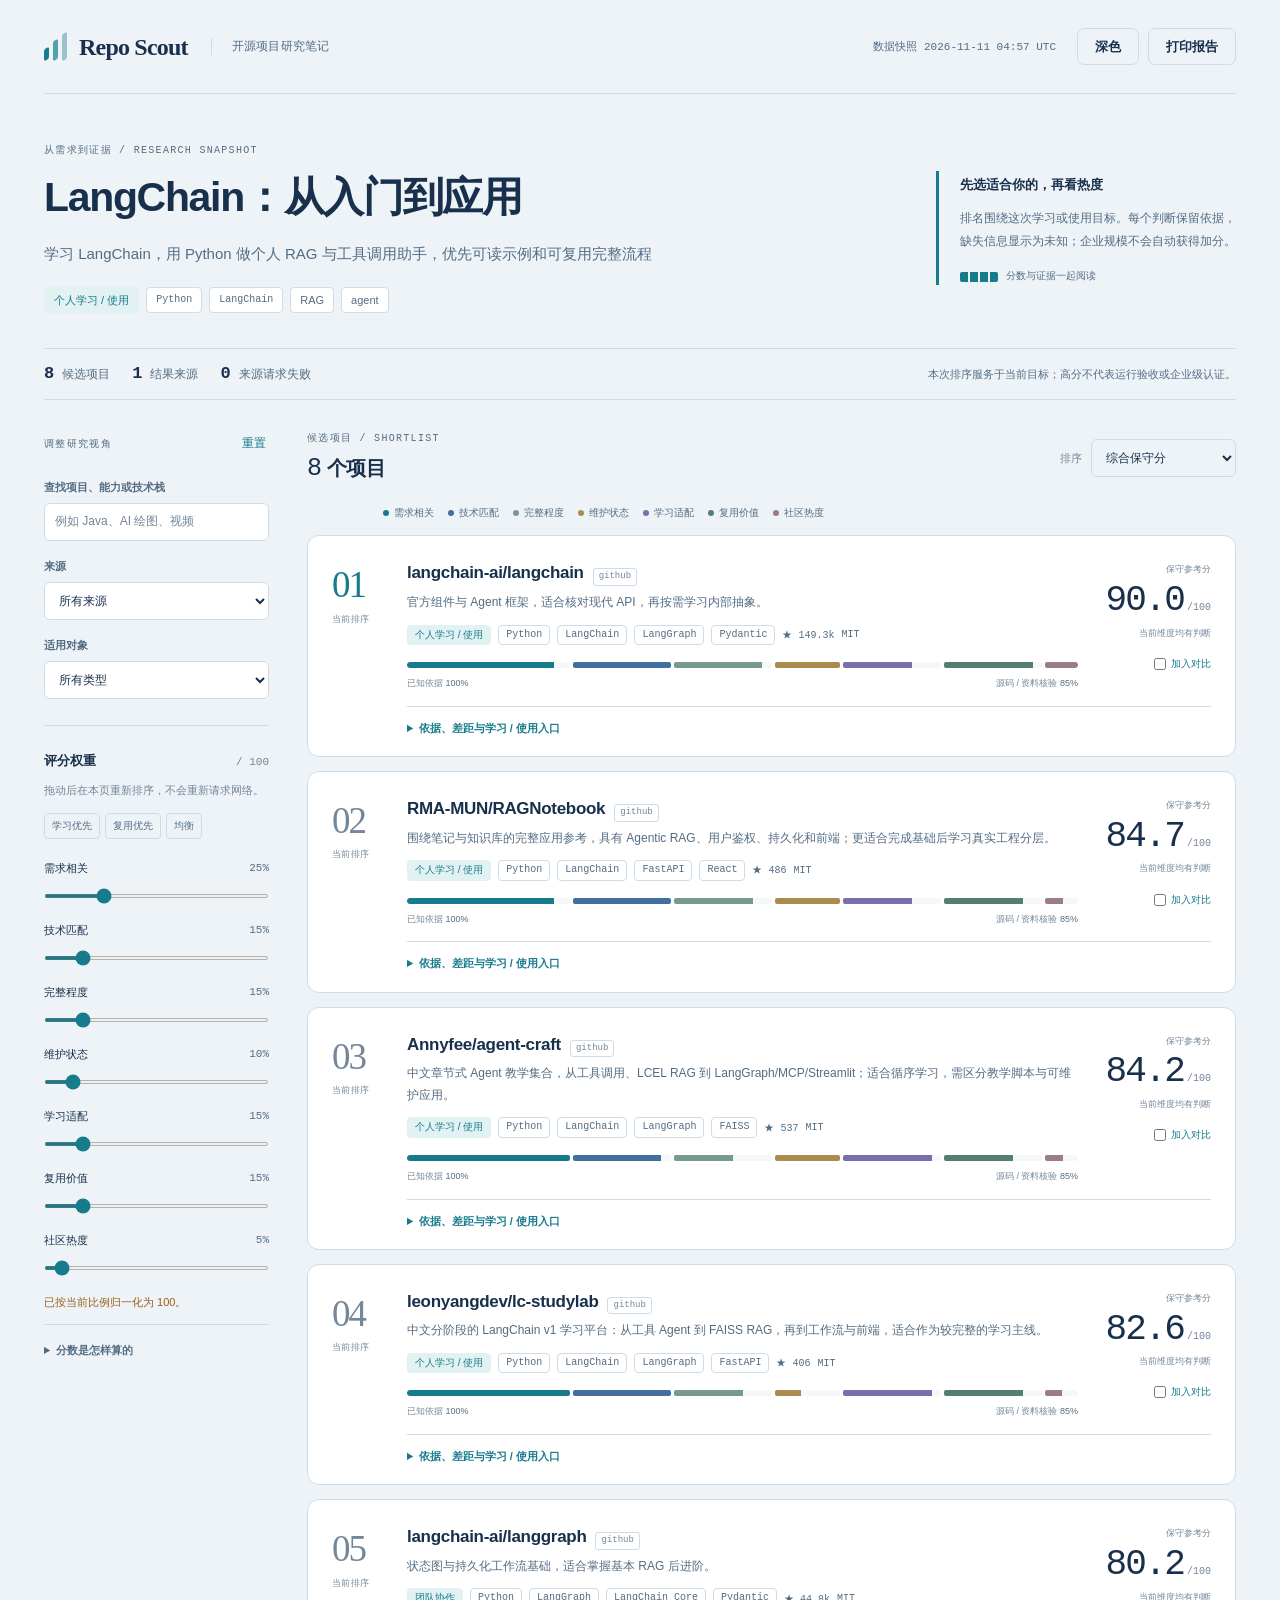
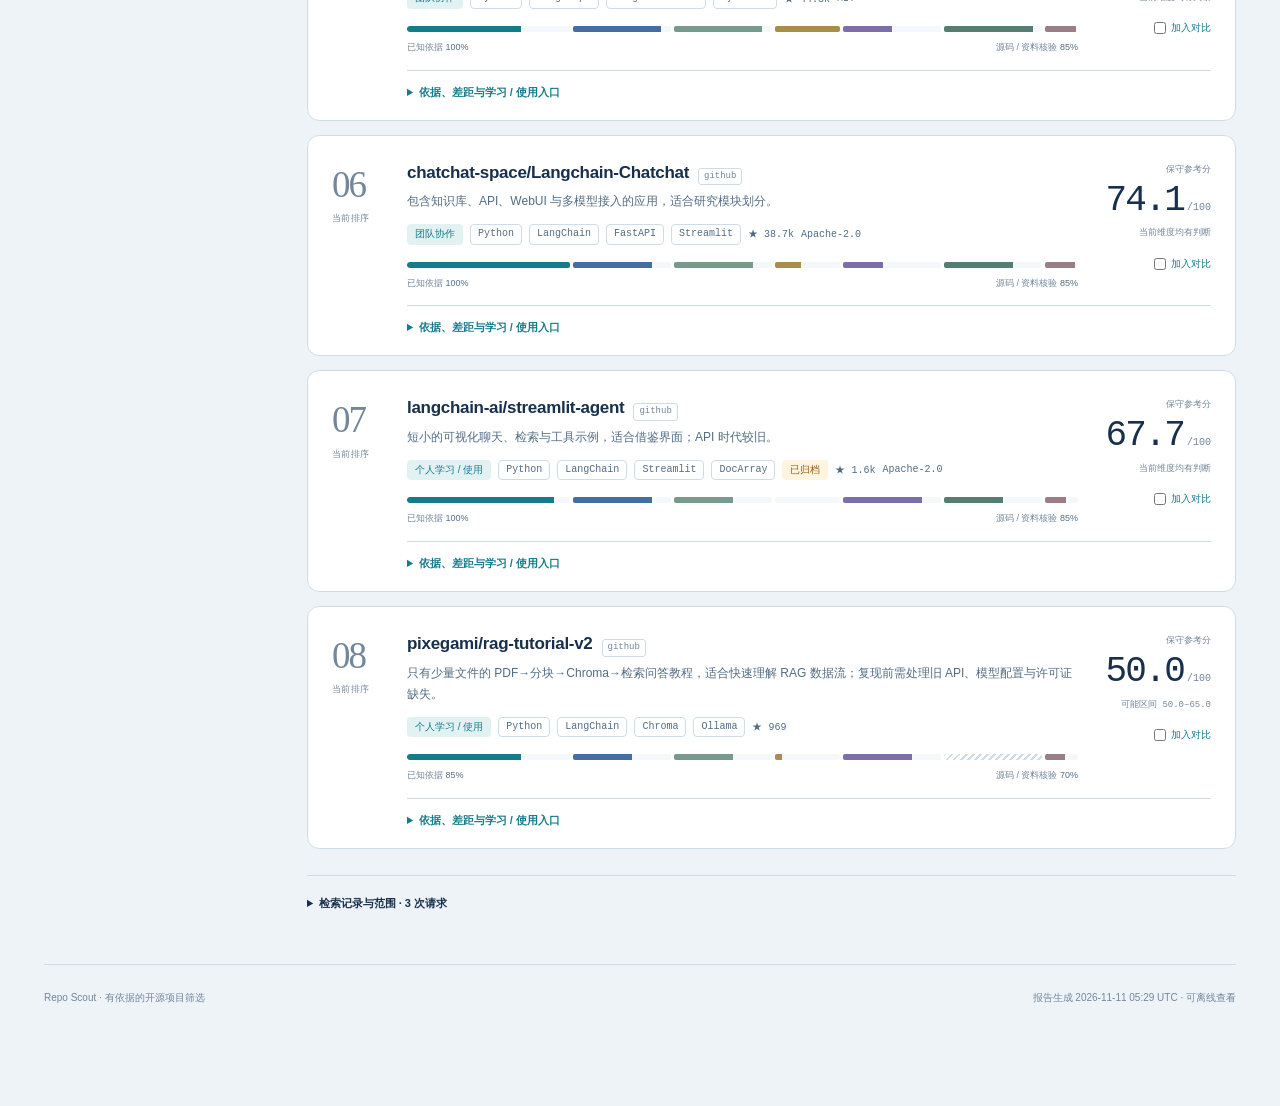
<file: docs/index.html>
<!doctype html>
<html lang="zh-CN" data-theme="light">
<head>
  <meta charset="utf-8">
  <meta name="viewport" content="width=device-width,initial-scale=1">
  <meta name="color-scheme" content="light dark">
  <meta name="referrer" content="no-referrer">
  <meta http-equiv="Content-Security-Policy" content="default-src 'none'; script-src 'unsafe-inline'; style-src 'unsafe-inline'; img-src data:; font-src 'none'; connect-src 'none'; base-uri 'none'; form-action 'none'">
  <title>LangChain：从入门到应用 · Repo Scout</title>
  <style>:root{--field:#eef3f8;--paper:#fff;--ink:#18304b;--sub:#536c83;--muted:#73869a;--rule:#cedce7;--soft:#f5f8fb;--teal:#167b8b;--teal-soft:#e2f2f3;--amber:#99601a;--amber-soft:#fff4e0;--focus:#256eae;--display:Georgia,"Times New Roman","Microsoft YaHei",serif;--body:"Segoe UI","PingFang SC","Microsoft YaHei",sans-serif;--mono:"Cascadia Code","SFMono-Regular",Consolas,monospace;--c0:#167b8b;--c1:#436fa0;--c2:#769b8d;--c3:#ab8c4d;--c4:#7b6eaa;--c5:#547e71;--c6:#9a7d85;color-scheme:light}
[data-theme=dark]{--field:#101d2c;--paper:#172a3c;--ink:#e0ebf5;--sub:#a7bdd0;--muted:#8ba3b8;--rule:#334b61;--soft:#203449;--teal:#76ced4;--teal-soft:#1e414d;--amber:#e7be78;--amber-soft:#3e382b;--focus:#82beef;--c0:#67c0ca;--c1:#86aee0;--c2:#8dbda7;--c3:#c6ad74;--c4:#b4a0de;--c5:#8cb7a8;--c6:#cb9daa;color-scheme:dark}
*{box-sizing:border-box}html{scroll-behavior:smooth;scroll-padding-top:20px}body{margin:0;background:var(--field);color:var(--ink);font:15px/1.65 var(--body)}button,input,select{font:inherit}button,a,input,select,summary{ -webkit-tap-highlight-color:transparent}button{cursor:pointer}a{color:var(--teal);text-decoration-thickness:1px;text-underline-offset:3px}a:hover{text-decoration:underline}button:focus-visible,a:focus-visible,input:focus-visible,select:focus-visible,summary:focus-visible{outline:3px solid var(--focus);outline-offset:4px}button:disabled{opacity:.45;cursor:not-allowed}[hidden]{display:none!important}.page-shell{max-width:1512px;margin:auto;padding:0 44px}.topbar{min-height:94px;border-bottom:1px solid var(--rule);display:flex;align-items:center;justify-content:space-between;gap:20px}.wordmark{display:flex;align-items:center;gap:11px;color:var(--ink);font:700 24px/1 var(--display);letter-spacing:-.8px;text-decoration:none;white-space:nowrap}.wordmark:hover{text-decoration:none}.edition{font:12px var(--body);letter-spacing:.02em;color:var(--sub);margin-left:12px;padding-left:20px;border-left:1px solid var(--rule)}.scout-mark{width:24px;height:27px;position:relative;display:inline-block}.scout-mark i{position:absolute;left:0;bottom:0;width:5px;background:var(--teal);transform:skewY(-25deg);border-radius:2px}.scout-mark i:nth-child(1){height:12px}.scout-mark i:nth-child(2){height:20px;left:9px;opacity:.7}.scout-mark i:nth-child(3){height:27px;left:18px;opacity:.4}.top-actions{display:flex;align-items:center;gap:9px}.snapshot{font:11px var(--mono);color:var(--sub);margin-right:12px}.button{border:1px solid var(--teal);background:var(--teal);color:var(--paper);border-radius:7px;padding:8px 17px;font-size:13px;font-weight:600;line-height:1.5}.button:hover{filter:brightness(.94)}.button.quiet{color:var(--ink);border-color:var(--rule);background:transparent}.text-button{background:none;border:none;color:var(--teal);padding:3px;font-size:12px}.text-button:hover{text-decoration:underline}.brief{padding:49px 0 35px;display:grid;grid-template-columns:minmax(0,1fr) 300px;gap:70px;align-items:center}.eyebrow{font:10px/1.6 var(--mono);text-transform:uppercase;letter-spacing:.13em;color:var(--sub);margin:0 0 12px}.brief h1{font-size:clamp(28px,3.2vw,45px);font-weight:650;line-height:1.3;letter-spacing:-1.3px;margin:0 0 16px;max-width:850px}.brief-goal{font-size:15px;line-height:1.85;color:var(--sub);max-width:780px;margin:0 0 19px;overflow-wrap:anywhere}.brief-tags{display:flex;gap:7px;flex-wrap:wrap}.chip{display:inline-flex;align-items:center;border:1px solid var(--rule);padding:3px 9px;border-radius:4px;font-size:11px;color:var(--sub);background:var(--paper);max-width:100%;overflow-wrap:anywhere}.chip.stack{font-family:var(--mono);font-size:10px}.chip.audience{color:var(--teal);background:var(--teal-soft);border-color:transparent}.chip.warning{color:var(--amber);background:var(--amber-soft);border-color:transparent}.reading-note{border-left:3px solid var(--teal);padding:2px 0 0 21px;font-size:12px;color:var(--sub)}.reading-note .note-label{color:var(--ink);font-size:13px;font-weight:650;margin:0 0 9px}.reading-note p{margin:0;line-height:1.9}.note-bottom{display:flex;gap:8px;align-items:center;margin-top:16px;font-size:10px}.evidence-key{height:10px;width:38px;border-radius:2px;background:repeating-linear-gradient(90deg,var(--teal) 0 8px,transparent 8px 10px)}.research-summary{display:flex;align-items:center;gap:22px;flex-wrap:wrap;border-top:1px solid var(--rule);border-bottom:1px solid var(--rule);padding:13px 0;margin-bottom:31px;font-size:12px;color:var(--sub)}.summary-part{display:flex;gap:8px;align-items:baseline}.summary-part strong{font:600 17px/1.4 var(--mono);color:var(--ink)}.summary-boundary{margin-left:auto;max-width:520px;font-size:11px}.workspace{display:grid;grid-template-columns:225px minmax(0,1fr);gap:38px;align-items:start}.control-panel{position:sticky;top:22px;padding:0 0 26px}.panel-heading{display:flex;justify-content:space-between;align-items:baseline;gap:6px;margin-bottom:21px}.panel-heading .eyebrow{margin:0}.field-label{display:block;font-size:11px;font-weight:600;margin:16px 0 7px;color:var(--sub)}input[type=search],select{min-height:38px;width:100%;color:var(--ink);border:1px solid var(--rule);background:var(--paper);border-radius:6px;padding:8px 10px;font-size:12px}input::placeholder{color:var(--muted)}.weight-title{display:flex;align-items:baseline;justify-content:space-between;border-top:1px solid var(--rule);padding-top:24px;margin-top:26px}.weight-title h2{font-size:13px;margin:0}.weight-title>span{font:11px var(--mono);color:var(--muted)}.control-help{font-size:11px;color:var(--muted);line-height:1.75;margin:9px 0 13px}.preset-row{display:flex;gap:5px;margin-bottom:20px}.preset{font-size:10px;border:1px solid var(--rule);border-radius:4px;padding:4px 7px;background:transparent;color:var(--sub)}.preset:hover,.preset.active{background:var(--teal-soft);border-color:var(--teal);color:var(--teal)}.weight-control{margin:0 0 15px}.weight-control label{font-size:11px;display:flex;justify-content:space-between;align-items:center;margin-bottom:4px}.weight-control output{font:11px var(--mono);color:var(--sub)}input[type=range]{width:100%;height:4px;accent-color:var(--teal);margin:0;cursor:pointer}.weight-status{font-size:11px;color:var(--amber);min-height:18px;margin:0}.method-note{font-size:11px;color:var(--muted);border-top:1px solid var(--rule);padding-top:16px;margin-top:13px}.method-note summary{font-weight:600;color:var(--sub);cursor:pointer}.method-note p{margin:12px 0 0;line-height:1.8}.results-panel{min-width:0}.result-toolbar{display:flex;justify-content:space-between;align-items:center;gap:20px;margin-bottom:20px}.result-toolbar .eyebrow{margin:0 0 5px}.result-toolbar h2{font-size:20px;font-weight:600;margin:0;letter-spacing:-.4px}.result-toolbar h2 span{font:500 25px var(--mono)}.sort-control{display:flex;align-items:center;gap:9px}.sort-control label{font-size:11px;color:var(--muted);white-space:nowrap}.sort-control select{width:145px;background:transparent}.rail-legend{display:flex;gap:14px;flex-wrap:wrap;margin:0 0 14px;padding-left:76px;font-size:10px;color:var(--sub)}.legend-item{display:flex;align-items:center;gap:5px}.legend-dot{width:6px;height:6px;border-radius:50%;display:inline-block}.result-row{display:grid;grid-template-columns:52px minmax(0,1fr) 110px;column-gap:23px;position:relative;background:var(--paper);border:1px solid var(--rule);border-radius:12px;padding:25px 24px 19px;margin-bottom:14px;transition:border-color .18s ease;overflow:hidden}.result-row:hover{border-color:var(--teal)}.result-row.selected{border-color:var(--teal);box-shadow:inset 3px 0 var(--teal)}.rank-number{font:400 37px/1.2 var(--display);color:var(--muted);letter-spacing:-2px;padding-top:2px}.result-row:first-child .rank-number{color:var(--teal)}.rank-number small{display:block;font:9px/1.4 var(--mono);letter-spacing:.05em;color:var(--muted);margin-top:6px}.result-main{min-width:0}.project-title{display:flex;align-items:baseline;flex-wrap:wrap;gap:9px;margin:0 0 6px}.project-title a,.project-title .non-link{font:650 17px/1.4 var(--body);color:var(--ink);letter-spacing:-.3px;text-decoration:none;overflow-wrap:anywhere}.project-title a:hover{color:var(--teal);text-decoration:underline}.provider-label{font:9px/1.5 var(--mono);color:var(--muted);border:1px solid var(--rule);padding:1px 5px;border-radius:3px;white-space:nowrap}.project-summary{font-size:12px;line-height:1.8;margin:0 0 11px;color:var(--sub);overflow-wrap:anywhere}.project-meta{display:flex;gap:7px;flex-wrap:wrap;align-items:center;margin-bottom:17px}.project-meta .chip{padding:1px 7px;font-size:10px}.metric-note{font:10px var(--mono);color:var(--sub)}.metric-sep{color:var(--rule)}.score-cell{grid-column:3;grid-row:1;align-self:start;text-align:right;padding-top:1px}.score-label{display:block;font-size:9px;color:var(--muted);margin-bottom:4px}.score-value{font:500 36px/1.1 var(--mono);letter-spacing:-2px;color:var(--ink)}.score-max{font:10px var(--mono);color:var(--muted);margin-left:3px}.score-range{font:9px/1.7 var(--mono);color:var(--muted);margin-top:6px}.select-project{display:flex;justify-content:flex-end;gap:5px;font-size:10px;color:var(--teal);margin-top:14px;cursor:pointer}.select-project input{accent-color:var(--teal);width:12px;height:12px;margin:2px 0 0}.evidence-rail{display:flex;width:100%;height:6px;gap:3px;margin:3px 0 8px;overflow:hidden;border-radius:3px}.rail-segment{background:var(--soft);position:relative;border-radius:2px;min-width:0;height:100%;overflow:hidden}.rail-fill{height:100%;display:block;min-width:0}.rail-segment.unknown{background:repeating-linear-gradient(135deg,var(--rule) 0 2px,transparent 2px 5px)}.coverage-row{display:flex;justify-content:space-between;gap:12px;color:var(--muted);font-size:9px;flex-wrap:wrap}.coverage-row strong{font-weight:500;color:var(--sub)}.row-detail{grid-column:2/4;margin-top:15px;padding-top:12px;border-top:1px solid var(--rule);font-size:11px;min-width:0}.row-detail>summary{color:var(--teal);cursor:pointer;font-weight:600;list-style-position:inside;display:list-item}.row-detail[open]>summary{margin-bottom:20px}.detail-grid{display:grid;grid-template-columns:minmax(0,1fr) minmax(0,1fr);gap:22px 28px}.detail-grid h4{font-size:11px;color:var(--ink);margin:0 0 9px}.detail-grid p{margin:0 0 8px;color:var(--sub);overflow-wrap:anywhere}.detail-grid ul,.detail-grid ol{padding-left:18px;margin:0;color:var(--sub)}.detail-grid li{margin:0 0 7px;overflow-wrap:anywhere}.detail-full{grid-column:1/-1}.criterion-grid{display:grid;grid-template-columns:repeat(2,minmax(0,1fr));gap:10px}.criterion{padding:12px;border:1px solid var(--rule);border-radius:6px;background:var(--soft);min-width:0}.criterion-heading{display:flex;justify-content:space-between;gap:8px;align-items:center;margin:0 0 6px}.criterion-heading strong{font-size:11px}.criterion-heading span{font:11px var(--mono);color:var(--teal)}.criterion p{font-size:10px;line-height:1.7;margin:0 0 7px}.criterion .evidence-link{font-size:9px;margin-right:9px}.status-label{font-size:9px;color:var(--muted);display:block;margin-bottom:6px}.facts{display:grid;grid-template-columns:auto minmax(0,1fr);gap:6px 15px;margin:0;color:var(--sub);font-size:10px}.facts dt{color:var(--muted)}.facts dd{margin:0;overflow-wrap:anywhere}.signal-list{display:flex;gap:6px;flex-wrap:wrap}.signal{font-size:9px;background:var(--soft);border:1px solid var(--rule);border-radius:3px;padding:2px 6px;color:var(--sub)}.signal.unknown{color:var(--muted)}.inspection-warning{color:var(--amber)!important;background:var(--amber-soft);padding:8px 10px;border-radius:4px;font-size:10px}.source-log{border-top:1px solid var(--rule);margin:26px 0 0;padding:18px 0;font-size:11px;color:var(--sub)}.source-log>summary{cursor:pointer;color:var(--ink);font-weight:600}.scope-copy{color:var(--muted);max-width:770px}.source-entry{display:grid;grid-template-columns:75px minmax(0,1fr) 55px;gap:12px;padding:11px 0;border-top:1px solid var(--rule);font-size:10px}.source-entry code{font:10px/1.65 var(--mono);overflow-wrap:anywhere;color:var(--sub)}.source-entry .source-state{text-align:right}.source-entry.error{color:var(--amber)}.source-entry p{grid-column:2/-1;margin:0;overflow-wrap:anywhere}.empty-state{text-align:center;background:var(--paper);border:1px dashed var(--rule);border-radius:12px;padding:45px 20px}.empty-symbol{font:55px var(--display);color:var(--teal)}.empty-state h3{font-size:17px;margin:10px 0}.empty-state p{font-size:12px;color:var(--sub);margin-bottom:22px}.report-footer{margin:34px 0 0;padding:25px 0 105px;border-top:1px solid var(--rule);display:flex;justify-content:space-between;gap:18px;font-size:10px;color:var(--muted)}.compare-dock{position:fixed;z-index:20;bottom:20px;left:50%;transform:translateX(-50%);display:flex;gap:20px;align-items:center;max-width:calc(100% - 30px);background:var(--paper);border:1px solid var(--teal);border-radius:10px;padding:11px 14px 11px 18px;box-shadow:0 8px 35px #102b3e20}.compare-dock>div{min-width:0;max-width:550px}.compare-dock strong{display:block;font-size:11px}.compare-dock>div>span{display:block;font-size:10px;color:var(--muted);white-space:nowrap;overflow:hidden;text-overflow:ellipsis}.compare-dock button{white-space:nowrap}.compare-dock .button{font-size:11px}dialog{width:min(1200px,calc(100vw - 36px));max-height:88vh;max-width:none;border:1px solid var(--rule);border-radius:13px;padding:27px;background:var(--paper);color:var(--ink);box-shadow:0 30px 100px #10253740}dialog::backdrop{background:#0d233a88;backdrop-filter:blur(3px)}.dialog-heading{display:flex;justify-content:space-between;gap:20px;align-items:center}.dialog-heading .eyebrow{margin:0 0 5px}.dialog-heading h2{font-size:25px;letter-spacing:-.5px;margin:0}.compare-hint{font-size:11px;color:var(--sub);margin:17px 0}.comparison-scroll{overflow-x:auto;overscroll-behavior:contain}.comparison-table{border-collapse:collapse;width:100%;font-size:11px;table-layout:fixed;min-width:640px}.comparison-table th,.comparison-table td{border-bottom:1px solid var(--rule);padding:14px 15px;text-align:left;vertical-align:top;overflow-wrap:anywhere}.comparison-table thead th{font-size:13px;background:var(--soft);font-weight:650}.comparison-table th:first-child{width:132px;color:var(--muted);font-size:10px;font-weight:500}.comparison-table td .compare-score{font:500 25px var(--mono);color:var(--teal)}.comparison-table td p{margin:4px 0;color:var(--sub);font-size:10px}.comparison-table td ul{padding-left:15px;margin:0}.comparison-table td li{margin-bottom:5px}.toast{position:fixed;z-index:50;bottom:90px;left:50%;transform:translateX(-50%);background:var(--ink);color:var(--paper);border-radius:6px;padding:10px 16px;font-size:12px;max-width:90vw}.skip-link{position:fixed;z-index:100;top:-60px;left:20px;padding:8px 15px;background:var(--paper);color:var(--ink);border:2px solid var(--teal)}.skip-link:focus{top:10px}.no-script{padding:25px;text-align:center;background:var(--amber-soft);color:var(--amber)}
.report-dates{margin:15px 0 20px;max-width:450px}.profile-constraints{margin-top:19px;padding:12px 15px;border-left:2px solid var(--rule);background:var(--soft)}.profile-constraints h2{font-size:11px;margin:0 0 6px;color:var(--sub)}.profile-constraints ul{padding-left:17px;margin:0;font-size:12px;color:var(--sub)}.profile-constraints li{margin:3px 0;overflow-wrap:anywhere}.usage-evidence .evidence-link{font-size:10px;margin-right:12px}
@media(min-width:1600px){.brief{gap:100px}.result-row{padding:29px 28px 22px;column-gap:27px}.project-title a{font-size:19px}.project-summary{font-size:13px}.evidence-rail{height:7px}.coverage-row{font-size:10px}}
@media(max-width:1100px){.page-shell{padding:0 25px}.workspace{grid-template-columns:195px minmax(0,1fr);gap:25px}.brief{grid-template-columns:minmax(0,1fr) 240px;gap:30px}.edition{display:none}.result-row{grid-template-columns:35px minmax(0,1fr) 84px;column-gap:15px;padding:21px 18px 17px}.rank-number{font-size:30px}.score-value{font-size:29px}.rail-legend{padding-left:52px;gap:9px}.project-title a{font-size:16px}.criterion-grid{grid-template-columns:1fr}.detail-grid{gap:18px}.snapshot{font-size:9px}.brief h1{font-size:34px}}
@media(max-width:760px){.page-shell{padding:0 18px}.topbar{min-height:76px}.wordmark{font-size:22px}.snapshot{display:none}.top-actions{gap:6px}.button.quiet{font-size:10px;padding:7px 9px}.brief{display:block;padding:30px 0 25px}.brief h1{font-size:29px;letter-spacing:-.8px}.brief-goal{font-size:13px}.reading-note{margin-top:24px;padding-left:15px;max-width:none}.note-bottom{display:none}.research-summary{gap:12px 23px;margin-bottom:22px}.summary-boundary{margin-left:0;width:100%;max-width:none}.workspace{display:block}.control-panel{position:static;background:var(--paper);border:1px solid var(--rule);border-radius:10px;padding:18px;margin-bottom:25px;display:grid;grid-template-columns:1fr 1fr;column-gap:15px}.panel-heading,.weight-title,.control-help,.preset-row,#weightControls,.weight-status,.method-note{grid-column:1/-1}.panel-heading{margin-bottom:0}label[for=searchInput],#searchInput{grid-column:1/-1}.field-label{margin-top:13px}.weight-title{margin-top:19px;padding-top:17px}.control-help{margin-bottom:10px}.preset-row{margin-bottom:10px}.weight-control{margin-bottom:7px}#weightControls{display:grid;grid-template-columns:1fr 1fr;gap:10px 18px}.method-note{margin-top:0;padding-top:10px}.result-toolbar{margin-bottom:16px}.rail-legend{padding-left:0;gap:9px;margin-bottom:12px}.result-row{grid-template-columns:28px minmax(0,1fr) 66px;column-gap:10px;padding:18px 13px 15px;border-radius:9px}.rank-number{font-size:27px}.rank-number small{font-size:7px}.project-title{gap:5px}.project-title a{font-size:14px}.project-summary{font-size:11px;margin-bottom:9px}.score-value{font-size:25px;letter-spacing:-1.6px}.score-label{font-size:8px}.score-range{font-size:8px}.score-max{font-size:8px}.project-meta{gap:5px;margin-bottom:12px}.project-meta .chip{font-size:9px}.metric-note{font-size:9px}.coverage-row{font-size:8px;gap:3px}.select-project{font-size:9px}.row-detail{grid-column:1/-1;font-size:10px}.detail-grid{grid-template-columns:1fr}.detail-full{grid-column:auto}.criterion-grid{grid-template-columns:1fr 1fr}.criterion{padding:10px}.criterion-heading strong{font-size:10px}.criterion-heading span{font-size:10px}.sort-control select{width:125px;font-size:11px}.result-toolbar h2{font-size:16px}.result-toolbar h2 span{font-size:21px}.result-toolbar .eyebrow{font-size:8px}.sort-control{gap:5px}.sort-control label{font-size:10px}.source-entry{grid-template-columns:60px minmax(0,1fr) 43px;gap:8px}.report-footer{display:block;padding-bottom:105px;font-size:9px}.report-footer span{display:block;margin-bottom:6px}.compare-dock{bottom:10px;gap:12px;width:calc(100% - 22px);padding:10px 12px}.compare-dock>div{flex:1}.compare-dock>div>span{max-width:190px}.compare-dock .button{padding:8px 12px}.compare-dock .text-button{font-size:10px}dialog{padding:18px;width:calc(100vw - 20px)}.dialog-heading h2{font-size:21px}.dialog-heading .eyebrow{font-size:8px}.comparison-table{min-width:580px}.comparison-table th,.comparison-table td{padding:10px}.comparison-table th:first-child{width:100px}.comparison-table thead th{font-size:11px}}
@media(max-width:420px){.criterion-grid{grid-template-columns:1fr}.score-value{font-size:23px}.project-meta .chip.stack{max-width:110px}.project-title a{font-size:13px}.result-row{grid-template-columns:24px minmax(0,1fr) 62px;column-gap:8px}.rail-legend{font-size:9px;gap:8px}.top-actions #printButton{display:none}.compare-dock>div>span{max-width:140px}}
@media(prefers-reduced-motion:reduce){html{scroll-behavior:auto}*{animation:none!important;transition:none!important}}
@media print{:root{color-scheme:light;--field:#fff;--paper:#fff;--ink:#18304b;--sub:#536c83;--muted:#73869a;--rule:#cedce7;--soft:#f5f8fb;--teal:#167b8b}.page-shell{padding:0;max-width:none}.topbar{min-height:60px}.top-actions,.control-panel,.sort-control,.compare-dock,.select-project,.preset-row,.text-button,.skip-link{display:none!important}.brief{padding:25px 0;grid-template-columns:1fr 230px;gap:30px}.brief h1{font-size:28px}.workspace{display:block}.result-row{break-inside:avoid;padding:20px;margin-bottom:15px;box-shadow:none}.reading-note{font-size:10px}.research-summary{margin-bottom:20px}.row-detail:not([open]){display:none}.report-footer{padding-bottom:20px}.source-log{break-inside:avoid}dialog{display:none!important}.score-cell{color:#18304b}a{color:inherit}.rail-segment,.rail-fill,.chip{-webkit-print-color-adjust:exact;print-color-adjust:exact}}
</style>
</head>
<body>
  <a class="skip-link" href="#results">跳到筛选结果</a>
  <div class="page-shell">
    <header class="topbar">
      <a class="wordmark" href="#top" aria-label="Repo Scout 首页"><span class="scout-mark" aria-hidden="true"><i></i><i></i><i></i></span>Repo Scout<span class="edition">开源项目研究笔记</span></a>
      <div class="top-actions"><span class="snapshot" id="snapshotDate">数据快照 2026-11-11 04:57 UTC</span><button class="button quiet" id="themeButton" type="button" aria-label="切换深色主题">深色</button><button class="button quiet" id="printButton" type="button">打印报告</button></div>
    </header>
    <main id="top">
      <section class="brief" aria-labelledby="reportTitle">
        <div class="brief-copy"><p class="eyebrow">从需求到证据 / RESEARCH SNAPSHOT</p><h1 id="reportTitle">LangChain：从入门到应用</h1><p class="brief-goal" id="profileGoal"></p><div class="brief-tags" id="profileTags"></div><section class="profile-constraints" id="profileConstraints" aria-label="本次使用约束" hidden></section></div>
        <aside class="reading-note"><p class="note-label">先选适合你的，再看热度</p><p>排名围绕这次学习或使用目标。每个判断保留依据，缺失信息显示为未知；企业规模不会自动获得加分。</p><div class="note-bottom"><span class="evidence-key"></span><span>分数与证据一起阅读</span></div></aside>
      </section>
      <div class="research-summary" id="researchSummary" aria-live="polite"></div>
      <div class="workspace">
        <aside class="control-panel" aria-label="筛选和评分设置">
          <div class="panel-heading"><span class="eyebrow">调整研究视角</span><button id="resetButton" class="text-button" type="button">重置</button></div>
          <label class="field-label" for="searchInput">查找项目、能力或技术栈</label><input id="searchInput" type="search" placeholder="例如 Java、AI 绘图、视频" autocomplete="off">
          <label class="field-label" for="providerFilter">来源</label><select id="providerFilter"><option value="">所有来源</option></select>
          <label class="field-label" for="audienceFilter">适用对象</label><select id="audienceFilter"><option value="">所有类型</option><option value="individual">个人学习 / 使用</option><option value="team">团队协作</option><option value="enterprise">企业方向</option><option value="unknown">尚未确认</option></select>
          <div class="weight-title"><h2>评分权重</h2><span>/ 100</span></div>
          <p class="control-help">拖动后在本页重新排序，不会重新请求网络。</p>
          <div class="preset-row" aria-label="权重预设"><button class="preset" data-preset="learning" type="button">学习优先</button><button class="preset" data-preset="reuse" type="button">复用优先</button><button class="preset" data-preset="balanced" type="button">均衡</button></div>
          <div id="weightControls"></div><p id="weightStatus" class="weight-status" aria-live="polite"></p>
          <details class="method-note"><summary>分数是怎样算的</summary><p>每项判断为 0–5 分，再按权重计算。保守分只累计已有判断；未知项构成上界，不会被描述为零分。排序优先使用保守分，再看证据覆盖度。</p><p>“结构信号”只代表目录或文件存在。“源码核验”代表阅读证据，仍不代表实际运行或生产验收。</p><p id="methodologyText"></p></details>
        </aside>
        <section class="results-panel" aria-labelledby="resultHeading">
          <div class="result-toolbar"><div><p class="eyebrow">候选项目 / SHORTLIST</p><h2 id="resultHeading"><span id="resultCount" role="status" aria-live="polite">0</span> 个项目</h2></div><div class="sort-control"><label for="sortSelect">排序</label><select id="sortSelect"><option value="score">综合保守分</option><option value="stars">Star 数</option><option value="updated">最近代码提交</option></select></div></div>
          <div class="rail-legend" id="railLegend" aria-label="分数颜色图例"></div>
          <div id="results" class="results-list" aria-live="polite"></div>
          <div id="emptyState" class="empty-state" hidden><span class="empty-symbol" aria-hidden="true">⌕</span><h3>没有匹配的候选项目</h3><p>试试缩短关键词，或将来源与适用对象恢复为“所有”。</p><button class="button" id="emptyReset" type="button">清除筛选</button></div>
          <details class="source-log"><summary id="sourceLogTitle">检索记录与范围</summary><p class="scope-copy">这是一次有边界的检索快照，并不代表覆盖平台上的所有开源项目。明确提供的候选会与检索命中分别标注；失败的来源会明确保留。</p><dl class="facts report-dates"><dt>数据快照</dt><dd id="retrievedDate">2026-11-11 04:57 UTC</dd><dt>仓库核查</dt><dd id="inspectedDate">2026-11-11 05:05 UTC</dd><dt>报告生成</dt><dd id="generatedDate">2026-11-11 05:29 UTC</dd></dl><div id="sourceLog"></div></details>
        </section>
      </div>
    </main>
    <footer class="report-footer"><span>Repo Scout · 有依据的开源项目筛选</span><span>报告生成 2026-11-11 05:29 UTC · 可离线查看</span></footer>
  </div>
  <aside id="compareDock" class="compare-dock" aria-label="已选对比项目" hidden><div><strong id="compareCount" role="status" aria-live="polite">0 个项目</strong><span id="compareNames"></span></div><button class="text-button" id="clearCompare" type="button">清空</button><button class="button" id="compareButton" type="button">并排对比</button></aside>
  <dialog id="compareDialog" aria-labelledby="compareTitle"><div class="dialog-heading"><div><p class="eyebrow">同一把尺子 / SIDE BY SIDE</p><h2 id="compareTitle">项目对比</h2></div><button class="button quiet" id="closeCompare" type="button" aria-label="关闭对比">关闭 ×</button></div><p class="compare-hint">横向对照相同维度；未知项需要进一步核查。</p><div id="compareContent" class="comparison-scroll" tabindex="0" role="region" aria-label="可横向滚动的项目对比表"></div></dialog>
  <div id="toast" class="toast" role="status" hidden></div>
  <noscript><p class="no-script">此报告需要 JavaScript 才能显示交互对比。原始数据保存在随附的 report.json 中。</p></noscript>
  <script id="report-data" type="application/json">{"schema_version": 1, "title": "LangChain：从入门到应用", "generated_at": "2026-11-11T05:29:53.921200+00:00", "retrieved_at": "2026-11-11T04:57:13.681072+00:00", "inspected_at": "2026-11-11T05:05:14.889428+00:00", "profile": {"schema_version": 1, "kind": "idea", "title": "LangChain：从入门到应用", "goal": "学习 LangChain，用 Python 做个人 RAG 与工具调用助手，优先可读示例和可复用完整流程", "stack": ["Python", "LangChain"], "capabilities": ["RAG", "agent"], "queries": ["LangChain RAG agent Python", "LangChain RAG"], "target_audience": "individual", "observations": []}, "weights": {"relevance": 25.0, "stack_fit": 15.0, "completeness": 15.0, "maintenance": 10.0, "learning_fit": 15.0, "reuse": 15.0, "popularity": 5.0}, "source_receipts": [{"provider": "github", "query": "langchain tutorial in:name,description language:Python", "status": "ok", "count": 10, "retrieved_at": "2026-11-11T04:57:06.902680+00:00"}, {"provider": "github", "query": "langchain rag in:name,description language:Python stars:\u003e100", "status": "ok", "count": 10, "retrieved_at": "2026-11-11T04:57:09.557437+00:00"}, {"provider": "github", "query": "langchain agent in:name,description language:Python stars:\u003e1000", "status": "ok", "count": 10, "retrieved_at": "2026-11-11T04:57:13.680982+00:00"}], "methodology": {"version": "1.0", "scale": "0..5", "ranking": "weighted lower bound, then known evidence coverage, then name", "unknown": "Null means unknown. The interval includes its possible contribution; it is not a scored failure.", "limits": "Scores serve this brief. Source review is not runtime acceptance or enterprise certification. Stars describe attention, not quality.", "assessment_count": 8, "candidate_execution": false}, "items": [{"id": "github:langchain-ai/langchain", "provider": "github", "name": "langchain-ai/langchain", "url": "https://github.com/langchain-ai/langchain", "description": "The agent engineering platform.", "stars": 149338, "forks": 25104, "language": "Python", "topics": ["agents", "ai", "ai-agents", "anthropic", "chatgpt", "deepagents", "enterprise", "framework", "gemini", "generative-ai", "langchain", "langgraph", "llm", "multiagent", "open-source", "openai", "pydantic", "python", "rag", "typescript"], "created_at": "2022-10-17T02:58:36Z", "updated_at": "2026-11-11T04:22:32Z", "pushed_at": "2026-11-10T21:33:47Z", "archived": false, "license": "MIT", "default_branch": "master", "retrieved_at": "2026-11-11T05:01:26Z", "discovery": [{"query": "langchain agent in:name,description language:Python stars:\u003e1000", "type": "search"}], "last_commit_at": "2026-11-10T18:39:34Z", "latest_release_at": "2026-11-10T18:37:31Z", "readme_excerpt": "\u003cdiv align=\"center\"\u003e\n  \u003ca href=\"https://docs.langchain.com/oss/python/langchain/overview\"\u003e\n    \u003cpicture\u003e\n      \u003csource media=\"(prefers-color-scheme: dark)\" srcset=\".github/images/logo-dark.svg\"\u003e\n      \u003csource media=\"(prefers-color-scheme: light)\" srcset=\".github/images/logo-light.svg\"\u003e\n      \u003cimg alt=\"LangChain Logo\" src=\".github/images/logo-dark.svg\" width=\"50%\"\u003e\n    \u003c/picture\u003e\n  \u003c/a\u003e\n\u003c/div\u003e\n\n\u003cdiv align=\"center\"\u003e\n  \u003ch3\u003eThe agent engineering platform.\u003c/h3\u003e\n\u003c/div\u003e\n\n\u003cdiv align=\"center\"\u003e\n  \u003ca href=\"https://opensource.org/licenses/MIT\" target=\"_blank\"\u003e\u003cimg src=\"https://img.shields.io/pypi/l/langchain\" alt=\"PyPI - License\"\u003e\u003c/a\u003e\n  \u003ca href=\"https://pypistats.org/packages/langchain\" target=\"_blank\"\u003e\u003cimg src=\"https://img.shields.io/pepy/dt/langchain\" alt=\"PyPI - Downloads\"\u003e\u003c/a\u003e\n  \u003ca href=\"https://pypi.org/project/langchain/#history\" target=\"_blank\"\u003e\u003cimg src=\"https://img.shields.io/pypi/v/langchain?label=%20\" alt=\"Version\"\u003e\u003c/a\u003e\n  \u003ca href=\"https://x.com/langchain_oss\" target=\"_blank\"\u003e\u003cimg src=\"https://img.shields.io/twitter/url/https/twitter.com/langchain_oss.svg?style=social\u0026label=Follow%20%40LangChain\" alt=\"Twitter / X\"\u003e\u003c/a\u003e\n\u003c/div\u003e\n\n\u003cbr\u003e\n\nLangChain is a framework for building agents and LLM-powered applications. It helps you chain together interoperable components and third-party integrations to simplify AI application development — all while future-proofing decisions as the underlying technology evolves.\n\n\u003e [!TIP]\n\u003e Just getting started? Check out **[Deep Agents](https://docs.langchain.com/oss/python/deepagents/)** — a higher-level package built on LangChain for agents that have built-in capabilities for common usage patterns such as planning, subagents, file system usage, and more.\n\n## Quickstart\n\n```bash\nuv add langchain\n```\n\n```python\nfrom langchain.chat_models import init_chat_model\n\nmodel = init_chat_model(\"openai:gpt-5.5\")\nresult = model.invoke(\"Hello, world!\")\n```\n\nIf you're looking for more advanced customization or agent orchestration, check out [LangGraph](https://github.com/langchain-ai/langgraph), our framework for building controllable agent workflows.\n\nFor an equivalent JS/TS library, check out [LangChain.js](https://github.com/langchain-ai/langchainjs).\n\n\u003e [!TIP]\n\u003e For developing, debugging, and deploying AI agents and LLM applications, see [LangSmith](https://docs.langchain.com/langsmith/home).\n\n## LangChain ecosystem\n\nWhile the LangChain framework can be used standalone, it also integrates seamlessly with any LangChain product, giving developers a full suite of tools when building LLM applications.\n\n- **[Deep Agents](https://docs.langchain.com/oss/python/deepagents/)** — Build agents that can plan, use subagents, and leverage file systems for complex tasks\n- **[LangGraph](https://docs.langchain.com/oss/python/langgraph/overview)** — Build agents that can reliably handle complex tasks with our low-level agent orchestration framework\n- **[Integrations](https://docs.langchain.com/oss/python/integrations/providers/overview)** — Chat \u0026 embedding models, tools \u0026 toolkits, and more\n- **[LangSmith](https://www.langchain.com/langsmith)** — Agent evals, observability, and debugging for LLM apps\n- **[LangSmith Deployment](https://docs.langchain.com/langsmith/deployments)** — Deploy and scale agents with a purpose-built platform for long-running, stateful workflows\n\n## Why use LangChain?\n\nLangChain helps developers build applications powered by LLMs through a standard interface for models, embeddings, vector stores, and more.\n\n- **Real-time data augmentation** — Easily connect LLMs to diverse data sources and external/internal systems, drawing from LangChain's vast library of integrations with model providers, tools, vector stores, retrievers, and more\n- **Model interoperability** — Swap models in and out as your engineering team experiments to find the best choice for your application's needs. As the industry frontier evolves, adapt quickly — LangChain's abstractions keep you moving without losing momentum\n- **Rapid prototyping** — Quickly build and iterate on LLM applications with LangChain's modular, component-based architecture. Test different approaches and workflows without rebuilding from scratch, accelerating your development cycle\n- **Production-ready features** — Deploy reliable applications with built-in support for monitoring, evaluation, and debugging through integrations like LangSmith. Scale with confidence using battle-tested patterns and best practices\n- **Vibrant community and ecosystem** — Leverage a rich ecosystem of integrations, templates, and community-contributed components. Benefit from continuous improvements and stay up-to-date with the latest AI developments through an active open-source community\n- **Flexible abstraction layers** — Work at the level of abstraction that suits your needs — from high-level chains for quick starts to low-level components for fine-grained control. LangChain grows with your application's complexity\n\n---\n\n## Resources\n\n- [Documentation](https://docs.langchain.com/oss/python/langchain/overview) — conceptual overviews and guides\n- [LangChain ecosystem overview](https://docs.langchain.com/oss/python/concepts/products) — how LangChain, LangGraph, and Deep Agents fit together\n- [API reference](https://reference.langchain.com/python) — complete reference for all public classes, functions, and types\n- [Discussions](https://forum.langchain.com/c/oss-product-help-lc-and-lg/langchain/14) — community forum for technical questions, ideas, and feedback\n- [LangChain Academy](https://academy.langchain.com/) — comprehensive, free courses on LangChain libraries and products, made by the LangChain team\n- [Contributing Guide](https://docs.langchain.com/oss/python/contributing/overview) — how to contribute and find good first issues\n- [Code of Conduct](https://github.com/langchain-ai/langchain/?tab=coc-ov-file) — community guidelines and standards\n", "stack": ["Python", "LangChain", "LangGraph", "Pydantic"], "signals": {"tests": true, "ci": true, "docs": true, "examples": true, "deployment": true, "manifest": true}, "evidence": [{"url": "https://github.com/langchain-ai/langchain", "kind": "metadata", "note": "Current provider metadata; no candidate code was run."}, {"url": "https://github.com/langchain-ai/langchain/tree/master", "kind": "structure", "note": "File-presence signals only; tests and deployment were not executed."}, {"url": "https://github.com/langchain-ai/langchain/blob/master/README.md", "kind": "readme", "note": "Maintainer description; not independent runtime validation."}, {"url": "https://github.com/langchain-ai/langchain/blob/master/.devcontainer/docker-compose.yaml", "kind": "manifest", "note": "Declared dependencies, not proof of exercised integrations."}, {"url": "https://github.com/langchain-ai/langchain/blob/master/libs/core/pyproject.toml", "kind": "manifest", "note": "Declared dependencies, not proof of exercised integrations."}, {"url": "https://github.com/langchain-ai/langchain/blob/master/libs/langchain/pyproject.toml", "kind": "manifest", "note": "Declared dependencies, not proof of exercised integrations."}, {"url": "https://github.com/langchain-ai/langchain/blob/master/libs/langchain_v1/pyproject.toml", "kind": "manifest", "note": "Declared dependencies, not proof of exercised integrations."}, {"url": "https://github.com/langchain-ai/langchain/blob/master/libs/model-profiles/pyproject.toml", "kind": "manifest", "note": "Declared dependencies, not proof of exercised integrations."}, {"url": "https://github.com/langchain-ai/langchain/commit/c6ec96a74b97d3c057c14e93129a5b3e53a961ff", "kind": "commit", "note": "Latest default-branch commit; may be automated."}, {"url": "https://github.com/langchain-ai/langchain/releases/tag/langchain%3D%3D1.4.10", "kind": "release", "note": "Latest observed published release; creation and push dates are separate."}], "inspection_errors": [], "inspection": {"tree_complete": true, "file_count": 3285, "inspected_manifests": [".devcontainer/docker-compose.yaml", "libs/core/pyproject.toml", "libs/langchain/pyproject.toml", "libs/langchain_v1/pyproject.toml", "libs/model-profiles/pyproject.toml"], "latest_commit_sha": "c6ec96a74b97d3c057c14e93129a5b3e53a961ff"}, "summary": "官方组件与 Agent 框架，适合核对现代 API，再按需学习内部抽象。", "category": "framework", "audience": {"label": "individual", "reason": "个人可用包级 API 开始；仓库本身是大型多包框架，并非可直接交付的个人知识库应用。", "evidence": ["https://github.com/langchain-ai/langchain/blob/c6ec96a74b97d3c057c14e93129a5b3e53a961ff/libs/langchain_v1/pyproject.toml", "https://github.com/langchain-ai/langchain/blob/c6ec96a74b97d3c057c14e93129a5b3e53a961ff/libs/langchain_v1/langchain/agents/factory.py", "https://github.com/langchain-ai/langchain/blob/c6ec96a74b97d3c057c14e93129a5b3e53a961ff/README.md"]}, "strengths": ["现代 LangChain API 的一手依据", "可从包级快速调用逐步深入工具循环", "MIT；组件接口明确"], "gaps": ["不是现成 RAG 应用，需自行接入文档与向量存储", "官方 README 的生产能力描述没有被本案例运行验证", "大型仓库直接通读成本高"], "learning_path": ["先阅读 README 与官方 Models/Tools 文档", "从 create_agent 的工具调用接口入手", "只追踪需要的中间件与检查点边界"], "criteria": {"relevance": {"value": 4.5, "reason": "create_agent 实现模型与工具循环，并提供状态、结构化输出和检查点接口；贴合工具助手。完整个人 RAG 产品仍需补数据与检索流程。", "evidence": ["https://github.com/langchain-ai/langchain/blob/c6ec96a74b97d3c057c14e93129a5b3e53a961ff/libs/langchain_v1/pyproject.toml", "https://github.com/langchain-ai/langchain/blob/c6ec96a74b97d3c057c14e93129a5b3e53a961ff/libs/langchain_v1/langchain/agents/factory.py", "https://github.com/langchain-ai/langchain/blob/c6ec96a74b97d3c057c14e93129a5b3e53a961ff/README.md"], "status": "source-reviewed"}, "stack_fit": {"value": 5, "reason": "langchain 1.4.10 声明 Python\u003e=3.10、langchain-core 1.x 与 LangGraph 1.x；factory.py 直接集成 BaseChatModel、BaseTool、StateGraph。", "evidence": ["https://github.com/langchain-ai/langchain/blob/c6ec96a74b97d3c057c14e93129a5b3e53a961ff/libs/langchain_v1/pyproject.toml", "https://github.com/langchain-ai/langchain/blob/c6ec96a74b97d3c057c14e93129a5b3e53a961ff/libs/langchain_v1/langchain/agents/factory.py", "https://github.com/langchain-ai/langchain/blob/c6ec96a74b97d3c057c14e93129a5b3e53a961ff/README.md"], "status": "source-reviewed"}, "completeness": {"value": 4.5, "reason": "已读 Agent 工厂实现、依赖清单与官方文档入口；检查点、工具路由和中间件均有接口。该分数指框架范围完整性，未执行测试或集成验收。", "evidence": ["https://github.com/langchain-ai/langchain/blob/c6ec96a74b97d3c057c14e93129a5b3e53a961ff/libs/langchain_v1/pyproject.toml", "https://github.com/langchain-ai/langchain/blob/c6ec96a74b97d3c057c14e93129a5b3e53a961ff/libs/langchain_v1/langchain/agents/factory.py", "https://github.com/langchain-ai/langchain/blob/c6ec96a74b97d3c057c14e93129a5b3e53a961ff/README.md"], "status": "source-reviewed"}, "maintenance": {"value": 5, "reason": "距离 last_commit_at 约 0 天；仅日期启发式，未判定提交是否有实质业务变化。", "evidence": ["https://github.com/langchain-ai/langchain"], "status": "heuristic"}, "learning_fit": {"value": 3.5, "reason": "README 提供极小调用起点，API 文档与概念资料齐全；factory.py 含复杂泛型、重载和中间件组合，初学者不宜从整库源码开始。", "evidence": ["https://github.com/langchain-ai/langchain/blob/c6ec96a74b97d3c057c14e93129a5b3e53a961ff/libs/langchain_v1/pyproject.toml", "https://github.com/langchain-ai/langchain/blob/c6ec96a74b97d3c057c14e93129a5b3e53a961ff/libs/langchain_v1/langchain/agents/factory.py", "https://github.com/langchain-ai/langchain/blob/c6ec96a74b97d3c057c14e93129a5b3e53a961ff/README.md"], "status": "source-reviewed"}, "reuse": {"value": 4.5, "reason": "MIT 与模型/工具抽象便于按包复用；直接依赖稳定公开接口比复制内部工厂更合理，模型供应商和检索组件仍需自行选择。", "evidence": ["https://github.com/langchain-ai/langchain/blob/c6ec96a74b97d3c057c14e93129a5b3e53a961ff/libs/langchain_v1/pyproject.toml", "https://github.com/langchain-ai/langchain/blob/c6ec96a74b97d3c057c14e93129a5b3e53a961ff/libs/langchain_v1/langchain/agents/factory.py", "https://github.com/langchain-ai/langchain/blob/c6ec96a74b97d3c057c14e93129a5b3e53a961ff/README.md"], "status": "source-reviewed"}, "popularity": {"value": 5, "reason": "当前平台 Stars 的对数指标，100,000 Stars 达到上限；不等于用户数或代码质量。", "evidence": ["https://github.com/langchain-ai/langchain"], "status": "heuristic"}}, "score": 90.0, "score_upper": 90.0, "coverage": 1.0, "review_coverage": 0.85, "rank": 1}, {"id": "github:RMA-MUN/RAGNotebook", "provider": "github", "name": "RMA-MUN/RAGNotebook", "url": "https://github.com/RMA-MUN/RAGNotebook", "description": "基于LangChain、LangGraph、FastAPI和React的RAG项目，主分支为基于知识图谱的知识管理平台，base-rag分支为完整的向量RAG项目供学习使用", "stars": 486, "forks": 85, "language": "Python", "topics": ["fastapi", "graphrag", "knowledge-graph", "langchain", "mysql", "neo4j", "rag", "react", "sqlachemy"], "created_at": "2026-03-06T08:43:18Z", "updated_at": "2026-11-10T10:02:18Z", "pushed_at": "2026-10-31T11:47:00Z", "archived": false, "license": "MIT", "default_branch": "master", "retrieved_at": "2026-11-11T05:01:07Z", "discovery": [{"query": "langchain rag in:name,description language:Python stars:\u003e100", "type": "search"}], "last_commit_at": "2026-10-31T11:37:27Z", "latest_release_at": "2026-09-09T08:21:19Z", "readme_excerpt": "# RAG NoteBook— 智能笔记助手\n\n\u003cdiv align=\"center\"\u003e\n\u003ca href=\"https://github.com/RMA-MUN/RAGNotebook/stargazers\"\u003e\n  \u003cimg src=\"https://img.shields.io/github/stars/RMA-MUN/RAGNotebook?style=flat-square\u0026label=Stars\u0026color=orange\" alt=\"Stars\"\u003e\n\u003c/a\u003e\n\u003ca href=\"https://github.com/RMA-MUN/RAGNotebook/network/members\"\u003e\n  \u003cimg src=\"https://img.shields.io/github/forks/RMA-MUN/RAGNotebook?style=flat-square\u0026label=Forks\u0026color=green\" alt=\"Forks\"\u003e\n\u003c/a\u003e\n\u003ca href=\"https://github.com/RMA-MUN/RAGNotebook/actions/workflows/ci.yml\"\u003e\n  \u003cimg src=\"https://github.com/RMA-MUN/RAGNotebook/actions/workflows/ci.yml/badge.svg\" alt=\"CI\"\u003e\n\u003c/a\u003e\n  \u003cimg src=\"https://img.shields.io/badge/python-v3.12.4-blue.svg\" alt=\"Python\"\u003e\n\u003c/div\u003e\n\nAI 驱动的个人知识管理工具，融合 **笔记管理 + neo4j知识图谱 + GraphRAG + AI 写作辅助**，解决\"笔记写了从不回看、知识散落成孤岛\"的问题。\n\n---\n\n## 项目变迁\n\n本项目最初是一个**基础 RAG 对话系统**，我们做了一次重要转型，从基础的 RAG，转型为解决实际问题的 RAG NoteBook：\n\n| | 阶段一（base-rag 分支） | 阶段二（master 分支） |\n|--|-----------------------|:--------------------|\n| **定位** | 纯 RAG 对话服务，开箱即用 | 智能笔记助手，长期维护支持版本， Agentic RAG + KnowledgeGraph |\n| **能力** | 文档上传 → 向量检索 → AI 问答（非GraphRAG） | 笔记管理 + 知识图谱 + RAG + AI 写作 |\n| **适合谁** | 想快速集成 RAG 能力的开发者或希望学习RAG技术的个人 | 需要AI管理笔记和知识库的个人以及简历需要相关项目的求职者 |\n\n**RAG 始终是整个系统的核心引擎。** 基础 RAG 代码已永久保留在 `base-rag` 分支供学习使用，如果只需要纯 RAG 服务，切换到`base-rag`即可开箱使用。\n\n\u003e 📄 [查看完整项目变迁 →](./docs/project_develop.md)\n\n## 📋 目录\n\n- [项目简介](#项目简介)\n- [项目变迁](#项目变迁)\n- [核心特性](#核心特性)\n- [项目架构](#项目架构)\n- [项目演示](#项目演示)\n- [快速开始](#快速开始)\n- [技术栈](#技术栈)\n- [项目结构](#项目结构)\n- [API 文档](#api文档)\n- [配置说明](#配置说明)\n- [部署指南](#部署指南)\n- [开发指南](#开发指南)\n- [故障排除](#故障排除)\n- [联系方式](#联系方式)\n\n## 项目简介\n\n基于 **FastAPI + LangChain** 构建的智能笔记助手，核心能力包括：\n\n- **RAG 知识库**：多格式文档上传（txt/pdf/md/pptx/docx），自动构建知识图谱，图谱引导的混合检索问答\n- **笔记管理**：Markdown 编辑器、笔记自动写入知识图谱、智能标签（LLM 自动分类）、语义搜索、Markdown 导出\n- **间隔重复回顾**：艾宾浩斯遗忘曲线算法，对抗遗忘\n- **AI 写作辅助**：联机补全、续写/扩写/摘要、关联笔记推荐\n\n系统支持会话持久化（MySQL）、向量检索（Neo4j 知识图谱）、JWT 用户隔离，前端采用React+Tailwind CSS构建现代化界面。\n\n## 核心特性\n\n- **📝 笔记管理**：Markdown 编辑器，支持新建、编辑、删除、分类筛选、分页列表\n- **🏷️ 智能标签**：保存笔记后 LLM 异步生成标签和分类（工作/学习/生活/项目），无需手动归类\n- **🔍 语义搜索**：Neo4j 向量 + 全文混合检索（RRF 融合），笔记/知识库统一召回\n- **🕸️ 知识图谱**：LLM 抽取实体与关系存入 Neo4j，可视化画布浏览，检索时沿图扩展证据\n- **✍️ AI 联机补全**：打字停顿后模型实时补全，Tab 键快速采纳\n- **🤖 AI 写作助手**：续写、扩写、摘要生成，SSE 流式输出\n- **🔗 跨源关联推荐**：编辑笔记时，从笔记库和知识库双向检索 Top k 相关文档\n- **💬 智能问答**：图谱引导的 Agentic RAG 对话，回答附知识图谱与笔记来源引用\n- **💾 会话持久化**：MySQL 存储对话历史，随时回溯\n- **📄 文档管理**：支持 TXT / PDF / MD / PPTX / DOCX 上传，可视化切片详情\n- **🌐 多语言支持**：前端 i18n，中英文界面切换\n- **⛑️ 安全隔离**：用户级知识库隔离，RAG 检索只能访问本人数据\n\n## 项目演示\n\n| 功能模块 | 界面展示 |\n|---------|:--------|\n| 笔记编辑 | ![笔记编辑](./images/editor_note.png) |\n| 笔记列表 | ![笔记列表](./images/note.png) |\n| 知识库 | ![知识库](./images/knowledge_manager.png) |\n| 知识图谱 | ![知识图谱](./images/knowledge_graph.png) |\n| 对话检索（**图谱引导 RAG，回答附来源引用**） | ![AI 聊天](./images/aichat.png) |\n\n## 快速开始\n\n\u003e 💡 想最快跑起来？直接用下方 **Docker 一键启动**，无需安装 Python / Node / MySQL / Redis / Neo4j。\n\n### Docker 一键启动（推荐）\n\n前置要求：已安装 [Docker Desktop](https://www.docker.com/products/docker-desktop/) 并启动引擎；建议内存 ≥ 4GB；首次构建约 10 分钟（后端依赖较大）。\n\n```bash\ngit clone https://github.com/RMA-MUN/RAGNotebook.git\ncd RAGNotebook\n```\n\n**Windows**：直接双击（或在终端运行）根目录 `start.bat`——自动生成 `backend/.env`（如不存在）、构建并启动全部 5 个容器、等待后端就绪后打开浏览器。\n\n**Linux / macOS**（手动方式，`start.bat` 仅 Windows）：\n\n```bash\n# 1. 生成环境变量文件并填入模型 Key\ncp backend/.env.example backend/.env\n#    编辑 backend/.env，至少填写 OPENAI_BASE_URL / OPENAI_API_KEY / OPENAI_MODEL_NAME\n# 2. 构建并启动（可选：改库密码在根目录 .env 中覆盖 MYSQL_ROOT_PASSWORD / NEO4J_PASSWORD）\ndocker compose up -d --build\n```\n\n启动完成后：\n\n| 入口 | 地址 | 说明 |\n|------|------|------|\n| 前端页面 | http://localhost:3000 | 默认账号 `admin / admin1234`（后端启动时自动创建） |\n| 后端 API 文档 | http://localhost:8000/docs | 便于调试 |\n\n常用操作：\n\n```bash\ndocker compose up -d          # 启动（重启电脑后恢复用）\ndocker compose down           # 停止（数据保留）\ndocker compose logs -f backend   # 查看后端日志\ndocker compose restart backend   # 修改 backend/.env 的模型 Key 后使其生效\n```\n\n\u003e **重要**：模型密钥通过 `backend/.env` 挂载注入（已 .gitignore，不会进入镜像），容器内 MySQL / Redis / Neo4j 的地址与密码由 `docker-compose.yml` 自动接管，无需也不应修改 `.env` 中的 localhost 配置；未配置 LLM Key 时服务可正常启动浏览，但问答等 AI 功能不可用。\n\u003e\n\u003e 数据持久化：MySQL / Redis / Neo4j 数据在 Docker 数据卷中，上传文件/日志在 `backend/media`、`backend/logs`、`backend/data` 目录。彻底重置全部数据：`docker compose down -v`（慎用，会清空数据库）。\n\n### 本地开发（非 Docker）\n\n#### 环境要求\n\n| 环境 | 版本推荐 |\n|------|----------|\n| Python | 3.12+ |\n| uv | 0.11.9 |\n| Node.js | 16+ |\n\n#### 克隆项目\n\n```bash\ngit clone https://github.com/RMA-MUN/RAGNotebook.git\ncd RAGNotebook\n```\n\n#### 安装依赖\n\n##### 后端依赖\n```bash\ncd backend\nuv sync --extra dev\n```\n\n\u003e 说明：文档解析依赖（`unstructured` + torch，数 GB）放在 `parsers`\n\u003e 依赖组中，**默认随 `uv sync` 一起安装**，本地/Docker 行为不变；\n\u003e CI 用 `uv sync --extra dev --no-group parsers` 跳过它以保持快速。\n\n##### 前端依赖\n```bash\ncd front\nnpm install\n```\n\n#### 环境配置\n\n##### 创建后端环境变量文件\n\n在 `backend` 目录下创建 `.env` 文件，参考 `.env.example` 文件填写配置：\n\n```env\n# ==================== 对话模型（OpenAI 兼容协议，必填） ====================\n# 任意兼容服务：OpenAI / DeepSeek / 百炼 compatible-mode / 智谱 / Moonshot / Ollama /v1\nOPENAI_BASE_URL=https://dashscope.aliyuncs.com/compatible-mode/v1\nOPENAI_API_KEY=your_api_key\nOPENAI_MODEL_NAME=qwen3-max\n\n# ==================== 嵌入模型（可选；留空回落 OPENAI_*） ====================\n# EMBED_BASE_URL=\n# EMBED_API_KEY=\n# EMBED_MODEL_NAME=text-embedding-v3\n\n# ==================== 云端重排序（可选；失败时按原顺序降级） ====================\nRERANKER_API_BASE_URL=https://api.siliconflow.cn/v1\nRERANKER_API_KEY=sk-xxx\nRERANKER_MODEL=BAAI/bge-reranker-v2-m3\n\n# ==================== 数据库配置 ====================\nMYSQL_USER=root\nMYSQL_PASSWORD=root\nMYSQL_HOST=localhost\nMYSQL_PORT=3306\nMYSQL_DATABASE=chat_history\nREDIS_HOST=localhost\nREDIS_PORT=6379\nREDIS_DB=0\n\n# 联网搜索。因为tavily现在每个月有1000次的免费额度，所以这里默认使用的是tavily\nWEB_SEARCH_ENABLED=false\n# WEB_SEARCH_PROVIDER=tavily\n# WEB_SEARCH_API_KEY=\n\n# ==================== Neo4j 知识图谱数据库 ====================\nNEO4J_URI=bolt://localhost:7687\nNEO4J_USER=neo4j\nNEO4J_PASSWORD=your_password\n\n# ==================== JWT 身份验证配置 ====================\nSECRET_KEY=MY_JWT_SECRET_KEY\nALGORITHM=HS256\n```\n\n\u003e 完整配置项（视觉模型、联网搜索兜底、跨平台混搭示例等）见 [backend/.env.example](./backend/.env.example)。\n\n#### 启动服务\n\n| 服务 | 命令 | 端口 |\n|------|------|------|\n| 后端服务 | `cd backend \u0026\u0026 uvicorn main:app --reload` | 8000 |\n| 前端服务 | `cd front \u0026\u0026 npm run dev` | 3000 |\n\n| MySQL | `net start mysql` | 3306 |\n| Redis | `redis-server` 或 `net start redis` | 6379 |\n| Ollama（如果使用） | `ollama serve` | 11434 |\n\n## 技术栈\n\n### 后端技术\n\n| 技术 | 说明 |\n|------|------|\n| FastAPI | 高性能异步 Web 框架 |\n| LangChain | 大语言模型应用开发框架（create_agent + Tools） |\n| Neo4j | 图数据库：知识图谱存储 + Chunk 向量/全文检索 |\n| SQLAlchemy | 异步 ORM，管理 MySQL |\n\n| MySQL | 关系型数据库（chat_history / notes / reviews） |\n| Redis | 缓存 |\n| OpenAI 兼容 API | LLM 服务（DashScope / DeepSeek / SiliconFlow / Ollama 任选） |\n| 云端 rerank API | 重排序服务（SiliconFlow / Jina / Cohere 兼容） |\n\n### 前端技术\n\n| 技术 | 说明 |\n|------|------|\n| React 19 | 现代化前端框架 |\n| TypeScript | 类型安全 |\n| Vite | 极速构建工具 |\n| Tailwind CSS | 原子化 CSS 框架 |\n| Radix UI | 无头 UI 组件库 |\n| Tiptap | 富文本 Markdown 编辑器 |\n| React Router DOM | 路由管理（路由守卫 + JWT 校验） |\n| Zustand | 轻量状态管理 |\n| i18next | 国际化（中/英） |\n| Axios | HTTP 客户端 |\n| react-markdown + rehype-highlight | Markdown 渲染与代码高亮 |\n| dompurify | HTML 安全过滤 |\n\n## 项目结构\n\n```\n├── backend/                     # FastAPI 后端服务\n│   ├── app/\n│   │   ├── agent/               # Agent 智能代理（create_agent + 工具定义）\n│   │   ├── cache/               # Redis 缓存装饰器\n│   │   ├── config/              # 配置文件（document.yaml 等）\n│   │   ├── core/                # 核心设施（settings 配置中心、限流、响应封装、日志、后台初始化）\n│   │   ├── db/                  # 数据库配置（MySQL + Redis）\n│   │   ├── graph/               # 知识图谱模块\n│   │   │   ├── extraction/      # LLM 实体抽取 + Chunk 规则匹配\n│   │   │   ├── routers/         # 图谱 API（总览/实体/关系/检索/SSE 事件）\n│   │   │   ├── services/        # 抽取管线 + 构建任务 worker\n│   │   │   └── storage/         # Neo4j 驱动与 GraphStore 实现\n│   │   ├── models/              # SQLAlchemy ORM 模型（笔记/回顾/对话/图谱任务等）\n│   │   ├── prompt/              # 提示词模板\n│   │   ├── rag/                 # RAG 核心功能\n│   │   │   ├── agentic_rag/     # Agentic RAG（规划/检索/证据融合/联网兜底）\n│   │   │   ├── reorder_service.py # 云端重排序服务\n│   │   │   ├── vector_store.py  # 知识库文档服务（切片/MD5/Neo4j 读取）\n│   │   │   ├── text_spliter.py  # 文档切片\n│   │   │   ├── document_handler/# 文档解析（txt/pdf/md/pptx/docx）\n│   │   │   └── md5_manager/     # 上传去重记录\n│   │   ├── router/              # API 路由（聊天/笔记/回顾/知识库/笔记模板/用户/健康）\n│   │   ├── schemas/             # Pydantic 数据模型\n│   │   ├── services/            # 业务服务层（笔记/回顾/笔记模板/会话管理）\n│   │   └── utils/               # 工具函数\n│   ├── data/                    # 数据存储目录\n│   ├── Dockerfile               # 后端容器镜像\n│   ├── .dockerignore\n│   ├── main.py                  # 应用入口\n│   └── pyproject.toml\n├── front/                       # React 前端项目\n│   ├── src/\n│   │   ├── api/                 # API 请求层（auth/chat/notes/knowledge/review/sessions/graph）\n│   │   ├── components/          # 组件\n│   │   │   ├── common/          # 通用组件（TagBadge, ConfirmDialog, EmptyState 等）\n│   │   │   ├── graph/           # 知识图谱组件（画布、实体详情面板）\n│   │   │   ├── knowledge/       # 知识库组件\n│   │   │   ├── layout/          # 布局组件（Sidebar）\n│   │   │   ├── note/            # 笔记组件（OutlinePanel, RelatedFragments）\n│   │   │   └── TiptapEditor.tsx # 富文本编辑器\n│   │   ├── hooks/               # 自定义 Hooks（useSSE, useGraphEvents）\n│   │   ├── i18n/                # 国际化（中/英）\n│   │   ├── layouts/             # 页面布局（AuthLayout, MainLayout）\n│   │   ├── pages/               # 页面\n│   │   │   ├── NoteEditor.tsx   # 笔记编辑器\n│   │   │   ├── NoteList.tsx     # 笔记列表\n│   │   │   ├── DailyReview.tsx  # 每日回顾\n│   │   │   ├── AIChat.tsx       # AI 聊天\n│   │   │   ├── GraphPage.tsx    # 知识图谱\n│   │   │   ├── Sessions.tsx     # 会话管理\n│   │   │   ├── KnowledgeBase.tsx# 知识库管理\n│   │   │   ├── Login.tsx / Register.tsx\n│   │   │   ├── Profile.tsx / Settings.tsx\n│   │   │   └── AboutUs.tsx\n│   │   ├── router/index.tsx     # 路由配置\n│   │   ├── stores/              # Zustand 状态管理\n│   │   ├── types/api.ts         # TypeScript 类型定义\n│   │   ├── App.tsx              # 应用入口组件\n│   │   └── main.tsx             # 应用入口\n│   ├── Dockerfile               # 前端多阶段构建（node 编译 → nginx 托管）\n│   ├── nginx.conf               # nginx 静态托管 + 后端 API 反向代理\n│   ├── .dockerignore\n│   └── package.json\n├── docs/                        # 项目文档\n│   ├── project_develop.md      # 项目变迁与设计思路\n│   └── troubleshooting.md      # 故障排除\n├── images/                      # 截图资源\n├── plan/                       # 开发计划归档\n├── docker-compose.yml           # Docker 一键启动编排（前端/后端/MySQL/Redis/Neo4j）\n└── start.bat                    # Windows 一键启动脚本\n```\n\n## API 文档\n\n### FastAPI 后端 API\n\n启动服务后访问交互式文档：[http://localhost:8000/docs](http://localhost:8000/docs)\n\n## 配置说明\n\n### LLM 模型切换\n\n所有模型（对话/视觉/嵌入）统一走 **OpenAI 兼容协议**，改 `OPENAI_BASE_URL` / `OPENAI_API_KEY` / `OPENAI_MODEL_NAME` 即可切换服务商（DeepSeek / 百炼 compatible-mode / 智谱 / Moonshot / Ollama /v1 均可）。\n\n三个能力支持跨平台混搭：`VISION_*` 与 `EMBED_*` 留空时整体回落 `OPENAI_*`，配置示例见 `.env.example`。\n\n### 重排序模型\n\n重排序已切换云端 rerank API（SiliconFlow / Jina / Cohere 兼容），配置 `RERANKER_API_BASE_URL` / `RERANKER_API_KEY` / `RERANKER_MODEL` 即可，无需下载本地模型。\n\n## 故障排除\n\n详细的故障排除指南请参考：[故障排除](./docs/troubleshooting.md)\n\n常见问题：\n\n- **API Key 错误**：检查 OPENAI_API_KEY 是否正确配置\n- **数据库连接失败**：确认 MySQL / Redis 服务已启动\n- **图谱服务异常**：检查 Neo4j 服务状态与 `NEO4J_URI` 配置\n- **重排序失败**：检查 `RERANKER_API_BASE_URL` / `RERANKER_API_KEY` 配置（失败时自动按原顺序降级）\n- **Ollama 连接失败**：确认 `ollama serve` 已运行且模型已拉取\n\n## 联系方式\n\n如有任何问题或建议，欢迎提交 GitHub Issues 或联系作者：\n\n- Email: n3032747608@163.com\n- QQ: 3032747608\n\n## Star History\n\n \u003cpicture\u003e\n   \u003csource media=\"(prefers-color-scheme: dark)\" srcset=\"https://api.star-history.com/chart?repos=rma-mun/ragnotebook\u0026type=date\u0026theme=dark\u0026legend=top-left\" /\u003e\n   \u003csource media=\"(prefers-color-scheme: light)\" srcset=\"https://api.star-history.com/chart?repos=rma-mun/ragnotebook\u0026type=date\u0026legend=top-left\" /\u003e\n   \u003cimg alt=\"Star History Chart\" src=\"https://api.star-history.com/chart?repos=rma-mun/ragnotebook\u0026type=date\u0026legend=top-left\" /\u003e\n \u003c/picture\u003e\n\n## License\n\n本项目基于MIT开源协议， [点击跳转LICENSE](LICENSE) \n", "stack": ["Python", "LangChain", "FastAPI", "React", "TypeScript", "MySQL", "Redis", "Neo4j"], "signals": {"tests": true, "ci": true, "docs": true, "examples": false, "deployment": true, "manifest": true}, "evidence": [{"url": "https://github.com/RMA-MUN/RAGNotebook", "kind": "metadata", "note": "Current provider metadata; no candidate code was run."}, {"url": "https://github.com/RMA-MUN/RAGNotebook/tree/master", "kind": "structure", "note": "File-presence signals only; tests and deployment were not executed."}, {"url": "https://github.com/RMA-MUN/RAGNotebook/blob/master/README.md", "kind": "readme", "note": "Maintainer description; not independent runtime validation."}, {"url": "https://github.com/RMA-MUN/RAGNotebook/blob/master/docker-compose.yml", "kind": "manifest", "note": "Declared dependencies, not proof of exercised integrations."}, {"url": "https://github.com/RMA-MUN/RAGNotebook/blob/master/backend/Dockerfile", "kind": "manifest", "note": "Declared dependencies, not proof of exercised integrations."}, {"url": "https://github.com/RMA-MUN/RAGNotebook/blob/master/backend/pyproject.toml", "kind": "manifest", "note": "Declared dependencies, not proof of exercised integrations."}, {"url": "https://github.com/RMA-MUN/RAGNotebook/blob/master/front/Dockerfile", "kind": "manifest", "note": "Declared dependencies, not proof of exercised integrations."}, {"url": "https://github.com/RMA-MUN/RAGNotebook/blob/master/front/package.json", "kind": "manifest", "note": "Declared dependencies, not proof of exercised integrations."}, {"url": "https://github.com/RMA-MUN/RAGNotebook/commit/8cc12710fb365d09185757df97f0f1a4a4f057be", "kind": "commit", "note": "Latest default-branch commit; may be automated."}, {"url": "https://github.com/RMA-MUN/RAGNotebook/releases/tag/v2.3.2", "kind": "release", "note": "Latest observed published release; creation and push dates are separate."}], "inspection_errors": [], "inspection": {"tree_complete": true, "file_count": 311, "inspected_manifests": ["docker-compose.yml", "backend/Dockerfile", "backend/pyproject.toml", "front/Dockerfile", "front/package.json"], "latest_commit_sha": "8cc12710fb365d09185757df97f0f1a4a4f057be"}, "summary": "围绕笔记与知识库的完整应用参考，具有 Agentic RAG、用户鉴权、持久化和前端；更适合完成基础后学习真实工程分层。", "category": "application", "audience": {"label": "individual", "reason": "README 明确面向个人知识管理与项目学习；具备多用户/持久化源码但本次未做权限隔离、安全、容量或运行验收，不据此认证企业就绪。", "evidence": ["https://github.com/RMA-MUN/RAGNotebook/blob/8cc12710fb365d09185757df97f0f1a4a4f057be/README.md", "https://github.com/RMA-MUN/RAGNotebook/blob/8cc12710fb365d09185757df97f0f1a4a4f057be/backend/app/utils/auth_utils.py", "https://github.com/RMA-MUN/RAGNotebook/blob/8cc12710fb365d09185757df97f0f1a4a4f057be/docker-compose.yml"]}, "strengths": ["展示了个人知识助手的 API、Agent、RAG、鉴权、持久化和前端分层。", "有假模型驱动的 Agent/RAG 集成测试源码，可学习不依赖真实模型的测试设计。", "Agentic RAG 的规划、检索、评估与补充检索边界清晰。"], "gaps": ["本次未运行数据库、模型、测试或前端；源码存在不等于可直接部署通过。", "Compose 需要 MySQL、Redis、Neo4j；默认解析依赖组较重，个人学习资源成本更高。", "当前 master 是笔记/GraphRAG应用；README 推荐的 base-rag 简化分支未在本次评估。", "没有进行企业权限隔离、安全、吞吐或可用性验收。"], "learning_path": ["先读 backend/app/agent/agent.py 和 agentic_rag/service.py，画出业务与检索边界。", "结合 test_agent_rag_integration.py 学习假模型和工具执行的集成测试。", "最后研究 auth_utils、MySQL 检查点和前端，再决定是否承担整套基础设施；简化分支另行评估。"], "criteria": {"relevance": {"value": 4.5, "reason": "实际 Agent 工厂绑定笔记/RAG 工具，AgenticRagService 将规划、本地检索、可回答性判断和联网补充串起，贴合个人知识助手。业务笔记功能也带来额外复杂度。", "evidence": ["https://github.com/RMA-MUN/RAGNotebook/blob/8cc12710fb365d09185757df97f0f1a4a4f057be/backend/app/agent/agent.py", "https://github.com/RMA-MUN/RAGNotebook/blob/8cc12710fb365d09185757df97f0f1a4a4f057be/backend/app/rag/agentic_rag/service.py"], "status": "source-reviewed"}, "stack_fit": {"value": 5, "reason": "Python\u003e=3.12、LangChain1.2.13/FastAPI，源码使用 create_agent；另有 SQLAlchemy、Redis、Neo4j 及 React/Vite 前端，符合 Python LangChain 主线。", "evidence": ["https://github.com/RMA-MUN/RAGNotebook/blob/8cc12710fb365d09185757df97f0f1a4a4f057be/backend/pyproject.toml", "https://github.com/RMA-MUN/RAGNotebook/blob/8cc12710fb365d09185757df97f0f1a4a4f057be/backend/app/agent/agent.py", "https://github.com/RMA-MUN/RAGNotebook/blob/8cc12710fb365d09185757df97f0f1a4a4f057be/front/package.json"], "status": "source-reviewed"}, "completeness": {"value": 4, "reason": "静态阅读到 Agent、RAG服务、JWT鉴权、MySQL检查点，以及带假模型的真实 Agent/RAG 集成测试；CI配置 pytest和前端构建，Compose配置基础设施。仅源码审阅，未确认这些检查当前通过。", "evidence": ["https://github.com/RMA-MUN/RAGNotebook/blob/8cc12710fb365d09185757df97f0f1a4a4f057be/backend/app/agent/agent.py", "https://github.com/RMA-MUN/RAGNotebook/blob/8cc12710fb365d09185757df97f0f1a4a4f057be/backend/app/utils/auth_utils.py", "https://github.com/RMA-MUN/RAGNotebook/blob/8cc12710fb365d09185757df97f0f1a4a4f057be/backend/tests/agent/test_agent_rag_integration.py", "https://github.com/RMA-MUN/RAGNotebook/blob/8cc12710fb365d09185757df97f0f1a4a4f057be/.github/workflows/ci.yml"], "status": "source-reviewed"}, "maintenance": {"value": 5, "reason": "距离 last_commit_at 约 10 天；仅日期启发式，未判定提交是否有实质业务变化。", "evidence": ["https://github.com/RMA-MUN/RAGNotebook"], "status": "heuristic"}, "learning_fit": {"value": 3.5, "reason": "业务分层和可注入 RAG 服务适合学习工程化与测试，但默认主线已是知识图谱笔记应用，依赖 MySQL/Redis/Neo4j 和较重解析依赖，初学成本明显高于单脚本教程。", "evidence": ["https://github.com/RMA-MUN/RAGNotebook/blob/8cc12710fb365d09185757df97f0f1a4a4f057be/README.md", "https://github.com/RMA-MUN/RAGNotebook/blob/8cc12710fb365d09185757df97f0f1a4a4f057be/docker-compose.yml", "https://github.com/RMA-MUN/RAGNotebook/blob/8cc12710fb365d09185757df97f0f1a4a4f057be/backend/pyproject.toml", "https://github.com/RMA-MUN/RAGNotebook/blob/8cc12710fb365d09185757df97f0f1a4a4f057be/backend/app/rag/agentic_rag/service.py"], "status": "source-reviewed"}, "reuse": {"value": 4, "reason": "MIT、可注入的 RAG 组件与假模型集成测试具有借鉴价值；Agent 与用户/笔记/会话/数据库耦合，直接移植需适配数据模型与基础设施。", "evidence": ["https://github.com/RMA-MUN/RAGNotebook/blob/8cc12710fb365d09185757df97f0f1a4a4f057be/LICENSE", "https://github.com/RMA-MUN/RAGNotebook/blob/8cc12710fb365d09185757df97f0f1a4a4f057be/backend/app/rag/agentic_rag/service.py", "https://github.com/RMA-MUN/RAGNotebook/blob/8cc12710fb365d09185757df97f0f1a4a4f057be/backend/app/agent/agent.py", "https://github.com/RMA-MUN/RAGNotebook/blob/8cc12710fb365d09185757df97f0f1a4a4f057be/backend/tests/agent/test_agent_rag_integration.py"], "status": "source-reviewed"}, "popularity": {"value": 2.6875289612146345, "reason": "当前平台 Stars 的对数指标，100,000 Stars 达到上限；不等于用户数或代码质量。", "evidence": ["https://github.com/RMA-MUN/RAGNotebook"], "status": "heuristic"}}, "score": 84.69, "score_upper": 84.69, "coverage": 1.0, "review_coverage": 0.85, "rank": 2}, {"id": "github:Annyfee/agent-craft", "provider": "github", "name": "Annyfee/agent-craft", "url": "https://github.com/Annyfee/agent-craft", "description": "AI Agent 教学仓库 | 系统化 LangChain、RAG、LangGraph、MCP 全栈实战代码 | 万字博客详解 | 开源可运行示例 | 从零构建智能体", "stars": 537, "forks": 75, "language": "Python", "topics": ["ai-agent", "artificial-intelligence", "beginner-guide", "chatbot", "deepseek", "langchain", "langgraph", "mcp", "multi-agent", "openai", "python", "rag", "tutorial"], "created_at": "2025-10-23T09:29:06Z", "updated_at": "2026-11-10T06:21:55Z", "pushed_at": "2026-10-27T01:50:17Z", "archived": false, "license": "MIT", "default_branch": "main", "retrieved_at": "2026-11-11T05:00:46Z", "discovery": [{"query": "langchain rag in:name,description language:Python stars:\u003e100", "type": "search"}], "last_commit_at": "2026-10-27T01:50:17Z", "latest_release_at": null, "readme_excerpt": "# 🤖 Agent Craft —— 从零构建全栈AI智能体\n\n\u003e ✅ **系统性开源教学项目**，手把手带你用 Python 构建可运行的 AI Agent，涵盖 Prompt、LLM、LangChain、RAG、LangGraph、MCP 到部署发布全流程。\n\n[![Python CI](https://github.com/Annyfee/agent-craft/actions/workflows/ci.yml/badge.svg)](https://github.com/Annyfee/agent-craft/actions/workflows/ci.yml)\n\n## 📘 项目简介\n\n如果你正在学习 AI 智能体开发，却卡在“知道概念但不会动手”或“会调 API 但不懂原理”的阶段——  \n**Agent Craft 就是为你设计的学习路径。**\n\n我们从最基础的 LLM 调用开始，一步步带你构建完整的 Agent 能力栈：  \n- 让模型调用外部工具（Function Calling）  \n- 接入私有知识库实现问答（RAG）  \n- 用 LangGraph 实现带状态、可调试的决策流程  \n- 整合记忆、工具与检索，打造真正可用的智能体  \n\n所有内容围绕两个原则展开：  \n- 💻 **代码可运行**：每个模块独立、注释清晰、本地一键复现  \n- 📖 **原理可理解**：配套 CSDN 博客详解设计思路与关键机制  \n\n\u003e 💡 **我们不重复造轮子，但也不止于调用框架**——  \n\u003e 而是在 LangChain、LangGraph 等主流工具中，看清 Agent 是如何思考、决策与行动的。\n\n\n---\n\n## 🧭 模块总览（15 模块）\n\n\u003e 💡 每个模块对应独立目录（含代码、说明与示例），可独立运行与学习。  \n\u003e 🔥 已更新至 13 Streamlit 快速入门，持续更新中！\n\n|     章节      | 模块                                                                                                       |                                  博客                                  | 核心关键词                                                        |  难度   |\n|:-----------:|:---------------------------------------------------------------------------------------------------------|:--------------------------------------------------------------------:|:-------------------------------------------------------------|:-----:|\n| 🏗️ **基础篇** | [01 Agent 入门 \u0026 环境搭建](https://github.com/Annyfee/agent-craft/tree/main/m01_agent_introduction)            | [🏠](https://blog.csdn.net/2401_87328929/article/details/153729555)  | OpenAI API                                                   |   ⭐   |\n|             | [02 LLM 基础调用](https://github.com/Annyfee/agent-craft/tree/main/m02_llm_fundamentals)                     | [🏠](https://blog.csdn.net/2401_87328929/article/details/153735431)  | LLM API 调用 · prompt · 上下文记忆                                  |   ⭐   |\n|             | [03 Function Calling 与工具调用](https://github.com/Annyfee/agent-craft/tree/main/m03_function_calling_tools) | [🏠](https://blog.csdn.net/2401_87328929/article/details/153866573)  | Function Call · 工具函数封装                                       |  ⭐⭐   |\n| ⚙️ **框架篇**  | [04 LangChain 基础篇](https://github.com/Annyfee/agent-craft/tree/main/m04_langchain_basics)                | [🏠](https://blog.csdn.net/2401_87328929/article/details/153978186)  | LLM · Prompt · Chain · Memory                                |  ⭐⭐   |\n|             | [05 LangChain 进阶篇](https://github.com/Annyfee/agent-craft/tree/main/m05_langchain_advanced)              | [🏠](https://blog.csdn.net/2401_87328929/article/details/154064397)  | Agents · 缓存 · 流式输出                                           |  ⭐⭐⭐  |\n|             | [06 RAG 基础篇](https://github.com/Annyfee/agent-craft/tree/main/m06_rag_basics)                            | [🏠](https://blog.csdn.net/2401_87328929/article/details/154230067)  | RAG概念 · Split · Embedding · FAISS · RAG 链                    |  ⭐⭐   |\n|             | [07 RAG 进阶篇](https://github.com/Annyfee/agent-craft/tree/main/m07_rag_advanced)                          | [🏠](https://blog.csdn.net/2401_87328929/article/details/154408744)  | Chroma · Reranker · RAG工具化 · 集成                              |  ⭐⭐⭐  |\n|             | [08 LangGraph 基础篇](https://github.com/Annyfee/agent-craft/tree/main/m08_langgraph_basics)                | [🏠](https://blog.csdn.net/2401_87328929/article/details/154576812)  | Langgraph三要素 · LangSmith · ReAct · 提示词安全注入                   |  ⭐⭐⭐  |\n|             | [09 LangGraph 进阶篇](https://github.com/Annyfee/agent-craft/tree/main/m09_langgraph_advanced)              | [🏠](https://blog.csdn.net/2401_87328929/article/details/154803618)  | Human-in-the-Loop · Graph-as-a-Tool · Multi-Agent 多智能体编排     | ⭐⭐⭐⭐  |\n| 🧠 **智能篇**  | [10 MCP 基础 (Server)](https://github.com/Annyfee/agent-craft/tree/main/m10_mcp_basics)                    | [🏠](https://blog.csdn.net/2401_87328929/article/details/155660129)  | Stdio · Streamable HTTP · FastMCP框架 · Transport通信 · 构建私有 MCP |  ⭐⭐   |\n|             | [11 MCP 进阶 (Client)](https://github.com/Annyfee/agent-craft/tree/main/m11_mcp_advanced)                  | [🏠](https://blog.csdn.net/2401_87328929/article/details/155316396)  | langchain-mcp-adapters框架 · 流式输出 · AsyncExitStack · 连接公共MCP   |  ⭐⭐⭐  |\n|             | [12 Agents SDK \u0026 Swarm 模式](https://github.com/Annyfee/agent-craft/tree/main/m12_agents_sdk_swarm)        | [🏠](https://blog.csdn.net/2401_87328929/article/details/155890608)  | Swarm · Handoff · Agents SDK · 去中心化 ·“航空公司客服”项目              | ⭐⭐⭐⭐  |\n| 🏁 **实战篇**  | [13 Streamlit 快速入门](https://github.com/Annyfee/agent-craft/tree/main/m13_streamlit)                       | [🏠](https://blog.csdn.net/2401_87328929/article/details/156131372) | Streamlit · st.chat_message · 异步事件流 · 会话持久化 · “智能客服驾驶舱”      |  ⭐⭐⭐  |\n|             | 14 综合实战项目                                                                                                |                                🚧撰写中                                 | LangGraph + RAG + MCP + Streamlit + Vercel                   | ⭐⭐⭐⭐⭐ |\n| 🚀 **工程篇**  | 15 部署上线与项目总结                                                                                             |                                  🚧                                  | `Ollama` · `LM Studio` · `LangServe`                         |  ⭐⭐⭐  |\n\n---\n\n## 🧩 各模块详细学习建议\n\n目前已开放模块：**01 ~ 13**。  \n建议按顺序学习，每一章都有完整代码示例与注释。\n\n\u003cdetails\u003e\n\n\u003csummary\u003e💡 点击展开 / 收起各模块学习目标与内容详情\u003c/summary\u003e\n\n### ✅ 模块 01 — Agent 入门 \u0026 环境搭建\n\n- **目标**：理解 Agent 概念，完成环境配置与首次调用。\n- **内容**：环境依赖｜API Key 配置｜最小可运行 Agent\n\n### ✅ 模块 02 — LLM 基础调用\n\n- **目标**：掌握模型调用逻辑，初步构建智能体能力。\n- **内容**：LLM了解与调用｜Prompt编写与逻辑构思｜多轮对话记忆｜独立搭建一个智能体\n\n### ✅ 模块 03 — Function Calling 与工具调用\n\n- **目标**：实现 LLM 调用外部函数，赋予模型“执行力”。\n- **内容**：Function calling原理｜工具函数封装｜API接入实践｜多轮调用流程｜Agent能力扩展\n\n### ✅ 模块 04 — LangChain 基础篇\n\n- **目标**：认识Langchain六大模块，学会用Langchain构建智能体。\n- **内容**：LLM 调用｜Prompt 设计｜Chain 构建｜Memory 记忆｜实战练习\n\n### ✅ 模块 05 — LangChain 进阶篇\n\n- **目标**：掌握Langchain Agents的核心机制，构建能调用工具、持续思考、具备记忆的智能体。\n- **内容**：Function Calling｜@tool 工具封装｜ReAct 循环｜Agent 构建｜SQL Agent｜记忆+流式｜开发优化\n\n### ✅ 模块 06 — Rag 基础篇\n\n- **目标**：理解Rag的概念与整个运行流程，并能够搭建一个可以引用外部知识库获取信息的智能体。\n- **内容**：RAG 概念｜文本加载与分块 (Load \u0026 Split)｜向量化 (Embedding)｜向量存储 (FAISS)｜LCEL RAG 链\n\n### ✅ 模块 07 — Rag 进阶篇\n\n- **目标**：学会进阶的Chroma向量数据库，会Reranker精排序，最终将04到07所学的Langchain六大模块完整集成。\n- **内容**：Chroma 持久化 | Reranker 精排 | RAG 工具化 | Langchain六大模块集成\n\n### ✅ 模块 08 — LangGraph 基础篇\n\n- **目标**：懂得Langgraph的三要素，会使用LangSmith调试当前agent，并能自己写一个简单的Langgraph流程。\n- **内容**：Langgraph核心三要素｜ReAct循环白盒化实现 | LangSmith调试追踪 | 持久化记忆 | 提示词安全注入\n\n### ✅ 模块 09 — LangGraph 进阶篇\n\n- **目标**：学会人工审批机制的添加，子图工具化的封装与多智能体流程编排。最终可以融合这三个知识点做一个复杂Agent出来。\n- **内容**：Human-in-the-Loop（人工干预）｜ Graph-as-a-Tool（图即工具）| Multi-Agent 多智能体编排\n\n### ✅ 模块 10 — MCP 基础篇\n\n- **目标**：能够借助FastMCP框架，编写支持Stdio与Streamable HTTP两种通信协议的MCP服务器。\n- **内容**：Stdio | Streamable HTTP | FastMCP框架 | Transport通信 | 构建私有 MCP\n\n### ✅ 模块 11 — MCP 进阶篇\n\n- **目标**：会使用langchain-mcp-adapters框架，搭建一个支持Stdio与Streamable双模通信的MCP客户端，最终可在控制台流式打印。\n- **内容**：langchain-mcp-adapters框架 | 流式输出 | AsyncExitStack | 连接公共MCP \n\n### ✅ 模块 12 — Agents SDK \u0026 Swarm 模式\n\n- **目标**：理解Swarm模式，并能用Agents SDK做一个多Agent协调互通的客服集群。\n- **内容**：Swarm | Handoff | Context_variables | Agents SDK | 去中心化\n\n### ✅ 模块 13 Streamlit 快速入门\n\n- **目标**：学会Streamlit的基础组件，并能用Streamlit对接Agents SDK，快速构建起一个前后端联通的实际产品。\n- **内容**：Swarm | Handoff | Context_variables | Agents SDK | 去中心化\n\n\u003e 📌 后续模块将陆续开放（综合实战等）\n\n\u003c/details\u003e\n\n---\n\n## 🧠 Agent Craft 的核心学习路径\n\n\u003e “让每个人都能真正理解 Agent 的底层逻辑，而不仅仅是调用框架。”\n\n我们采用 **渐进式构建** 的教学理念，从最基础的 Prompt 开始，逐步搭建完整的 AI Agent 能力栈：\n\n```mermaid\nflowchart LR\n    A[Prompt 层] --\u003e B[LLM 核心调用]\n    B --\u003e C[LangChain 工具链]\n    C --\u003e D[RAG 检索增强生成]\n    D --\u003e E[LangGraph 流程控制]\n    E --\u003e F[MCP 扩展能力]\n    F --\u003e G[多智能体协作与规划]\n    G --\u003e H[SDK 封装与部署]\n```\n\n## 🚀 快速开始\n\n### 1️⃣ 环境准备\n\n\u003e 💡 **环境要求**: Python 3.10–3.12，Node.js v20+\n\n\n```bash\n# 1. 克隆项目\ngit clone https://github.com/Annyfee/agent-craft.git\ncd agent-craft\n\n# 2. 安装依赖\npip install -r requirements.txt\n\n# 3. 以开发者模式安装项目（重要!）\npip install -e .\n```\n\n### 2️⃣ API Key 配置\n\n```bash\n# 复制环境变量模板\ncp .env.example .env\n```\n\n在 `.env` 文件中配置：\n\n```env\nOPENAI_API_KEY=your_deepseek_api_key_here\nLANGCHAIN_API_KEY=your_langsmith_api_key\nAMAP_MAPS_API_KEY=your_gaode_api_key\nCHATGPT_API_KEY=your_chatgpt_api_key\n```\n\n\u003e 💡 **获取API Key**: 访问 [DeepSeek](https://platform.deepseek.com/)、[LangSmith](https://smith.langchain.com/)、[高德地图](https://console.amap.com/dev/key/app)、[ChatGPT](https://platform.openai.com/api-keys)\n\u003e 注册并获取API Key\n\u003e \n\u003e 📌 **补充说明**: 当前 `config.py` 导入时会校验以上四个变量均非空，即使某个示例不会调用对应服务。实际外部调用和可能的费用仍取决于所运行的模块。\n\n### 3️⃣ 运行示例\n\n一切就绪！运行第一个 Agent 示例：\n\n```bash\npython \"m01_agent_introduction/Agent-demo.py\"\n```\n\n\n---\n## 🤝 参与与交流\n\n- 📬 提交 Issue / PR：欢迎提出改进建议或贡献代码！\n- 📩 技术交流：微信 a19731567148（备注 Agent）\n- 📚 博客主页：[CSDN 主页](https://blog.csdn.net/2401_87328929)\n\n🌟 如果这个项目帮到了你，请给我点个 Star ⭐，这将是我持续更新的最大动力！\n\n[![Star History Chart](https://star-history.dera.page/svg?repos=Annyfee/agent-craft\u0026type=Date)](https://star-history.dera.page/#Annyfee/agent-craft\u0026Date)\n", "stack": ["Python", "LangChain", "LangGraph", "FAISS", "Chroma", "Streamlit"], "signals": {"tests": null, "ci": null, "docs": null, "examples": null, "deployment": null, "manifest": null}, "evidence": [{"url": "https://github.com/Annyfee/agent-craft", "kind": "metadata", "note": "Current provider metadata; no candidate code was run."}, {"url": "https://github.com/Annyfee/agent-craft/blob/main/README.md", "kind": "readme", "note": "Maintainer description; not independent runtime validation."}, {"url": "https://github.com/Annyfee/agent-craft/commit/d2130ccfcb437bb75780c8e885be2e4c11747f2a", "kind": "commit", "note": "Latest default-branch commit; may be automated."}], "inspection_errors": ["tree: Network unavailable for api.github.com API (RemoteDisconnected)"], "inspection": {"tree_complete": false, "file_count": null, "inspected_manifests": [], "latest_commit_sha": "d2130ccfcb437bb75780c8e885be2e4c11747f2a"}, "summary": "中文章节式 Agent 教学集合，从工具调用、LCEL RAG 到 LangGraph/MCP/Streamlit；适合循序学习，需区分教学脚本与可维护应用。", "category": "tutorial", "audience": {"label": "individual", "reason": "章节脚本、示例知识库和中文课程路径面向个人自学；CI 的语法与 lint 检查不能证明业务流程可用。", "evidence": ["https://github.com/Annyfee/agent-craft/blob/d2130ccfcb437bb75780c8e885be2e4c11747f2a/README.md", "https://github.com/Annyfee/agent-craft/blob/d2130ccfcb437bb75780c8e885be2e4c11747f2a/.github/workflows/ci.yml"]}, "strengths": ["工具调用→RAG→LangGraph 的中文学习顺序明确。", "示例给出 LCEL 链、向量存储与检索工具封装的具体代码。", "依赖固定版本，并明确使用 langchain_classic 兼容教学组件。"], "gaps": ["CI 实际是语法与 lint 检查，不能当作模型/API 或端到端测试通过。", "部分工具是模拟结果，部分对话记忆只存在进程内存；不能直接视作企业能力。", "若干脚本在模块顶层建库、下载模型或发起调用，复用需重构初始化和入口。", "初次自动树采集失败；本次另行读取固定提交的完整树和关键源码，没有执行候选项目。"], "learning_path": ["先读 m03/m05 理解工具 schema 与 Agent 执行，注意经典 API 与 v1 API 差异。", "跟读 m06 的完整 RAG 链，再读 m07 的 Chroma、reranker 和工具封装。", "按需学习 m08/m09 的状态图，再参考 Streamlit；将模型配置和顶层调用拆为可测试模块。"], "criteria": {"relevance": {"value": 5, "reason": "有工具调用 Agent、基础 RAG 完整链与 RAG-as-tool 章节，正好覆盖需求中的检索与工具助手，并提供 LangGraph 后续路线。", "evidence": ["https://github.com/Annyfee/agent-craft/blob/d2130ccfcb437bb75780c8e885be2e4c11747f2a/m05_langchain_advanced/s02_general_agent.py", "https://github.com/Annyfee/agent-craft/blob/d2130ccfcb437bb75780c8e885be2e4c11747f2a/m06_rag_basics/s04_rag_chain_full.py", "https://github.com/Annyfee/agent-craft/blob/d2130ccfcb437bb75780c8e885be2e4c11747f2a/m07_rag_advanced/s04_rag_as_tool.py"], "status": "source-reviewed"}, "stack_fit": {"value": 4.5, "reason": "requirements 固定 LangChain1.2.0、LangGraph1.0.5，Python+FAISS/Chroma；部分 Agent/检索教学显式使用 langchain_classic，学习时需和新 create_agent 路径区分。", "evidence": ["https://github.com/Annyfee/agent-craft/blob/d2130ccfcb437bb75780c8e885be2e4c11747f2a/requirements.txt", "https://github.com/Annyfee/agent-craft/blob/d2130ccfcb437bb75780c8e885be2e4c11747f2a/m05_langchain_advanced/s02_general_agent.py", "https://github.com/Annyfee/agent-craft/blob/d2130ccfcb437bb75780c8e885be2e4c11747f2a/m07_rag_advanced/s04_rag_as_tool.py"], "status": "source-reviewed"}, "completeness": {"value": 3, "reason": "基础 RAG 脚本含知识生成、分块、向量索引与问答，进阶章节有 RAG 工具封装；CI 只做 compileall/flake8，未见本次所读流程的自动业务验收。", "evidence": ["https://github.com/Annyfee/agent-craft/blob/d2130ccfcb437bb75780c8e885be2e4c11747f2a/m06_rag_basics/s04_rag_chain_full.py", "https://github.com/Annyfee/agent-craft/blob/d2130ccfcb437bb75780c8e885be2e4c11747f2a/m07_rag_advanced/s04_rag_as_tool.py", "https://github.com/Annyfee/agent-craft/blob/d2130ccfcb437bb75780c8e885be2e4c11747f2a/.github/workflows/ci.yml"], "status": "source-reviewed"}, "maintenance": {"value": 5, "reason": "距离 last_commit_at 约 15 天；仅日期启发式，未判定提交是否有实质业务变化。", "evidence": ["https://github.com/Annyfee/agent-craft"], "status": "heuristic"}, "learning_fit": {"value": 4.5, "reason": "中文按章节拆分、原理与代码路径清晰，可从工具调用顺序进入 RAG；存在模拟天气、教学内存及经典 API 路线，需要主动区分真实集成和演示。", "evidence": ["https://github.com/Annyfee/agent-craft/blob/d2130ccfcb437bb75780c8e885be2e4c11747f2a/README.md", "https://github.com/Annyfee/agent-craft/blob/d2130ccfcb437bb75780c8e885be2e4c11747f2a/m05_langchain_advanced/s02_general_agent.py", "https://github.com/Annyfee/agent-craft/blob/d2130ccfcb437bb75780c8e885be2e4c11747f2a/m04_langchain_basics/s04_memory.py"], "status": "source-reviewed"}, "reuse": {"value": 3.5, "reason": "MIT 可按条件复用，RAG 链条封装可借鉴；多个脚本导入时即配置模型、建库或调用模型，路径与模型配置固定，落入真实工程前需拆分副作用并补测试。", "evidence": ["https://github.com/Annyfee/agent-craft/blob/d2130ccfcb437bb75780c8e885be2e4c11747f2a/LICENSE", "https://github.com/Annyfee/agent-craft/blob/d2130ccfcb437bb75780c8e885be2e4c11747f2a/m06_rag_basics/s04_rag_chain_full.py", "https://github.com/Annyfee/agent-craft/blob/d2130ccfcb437bb75780c8e885be2e4c11747f2a/m07_rag_advanced/s04_rag_as_tool.py"], "status": "source-reviewed"}, "popularity": {"value": 2.7307822756663893, "reason": "当前平台 Stars 的对数指标，100,000 Stars 达到上限；不等于用户数或代码质量。", "evidence": ["https://github.com/Annyfee/agent-craft"], "status": "heuristic"}}, "score": 84.23, "score_upper": 84.23, "coverage": 1.0, "review_coverage": 0.85, "rank": 3}, {"id": "github:leonyangdev/lc-studylab", "provider": "github", "name": "leonyangdev/lc-studylab", "url": "https://github.com/leonyangdev/lc-studylab", "description": "LC-StudyLab 是一个完整演示 LangChain v1.0 全家桶能力的开源项目，整合了 LangGraph、DeepAgents、RAG 检索增强生成、Guardrails 安全校验与流式输出智能体等核心特性，帮助开发者系统掌握 LangChain v1 的所有关键组件", "stars": 406, "forks": 82, "language": "Python", "topics": ["langchain", "langgraph"], "created_at": "2025-11-05T10:01:46Z", "updated_at": "2026-10-29T08:14:15Z", "pushed_at": "2025-12-09T14:11:37Z", "archived": false, "license": "MIT", "default_branch": "main", "retrieved_at": "2026-11-11T04:59:57Z", "discovery": [{"query": "langchain rag in:name,description language:Python stars:\u003e100", "type": "search"}], "last_commit_at": "2025-11-19T07:36:42Z", "latest_release_at": "2025-11-12T14:45:40Z", "readme_excerpt": "# LC-StudyLab\n\n\u003e 一个基于 LangChain v1.0.3 的完整智能体学习与实践平台，涵盖 Agent、RAG、LangGraph、DeepAgents 和 Guardrails 等核心能力。\n\n[![Python](https://img.shields.io/badge/Python-3.10%2B-blue.svg)](https://www.python.org/)\n[![LangChain](https://img.shields.io/badge/LangChain-v1.0.3-green.svg)](https://docs.langchain.com/)\n[![LangGraph](https://img.shields.io/badge/LangGraph-v1.0.2-orange.svg)](https://docs.langchain.com/oss/python/langgraph/)\n[![License](https://img.shields.io/badge/license-MIT-lightgrey.svg)](LICENSE)\n\n## 项目简介\n\nLC-StudyLab 是一个以学习和研究为导向的 LangChain v1.0.3 全栈示例项目，系统性地集成了 LangChain 生态的核心能力。项目采用模块化设计，分为五个渐进式阶段，每个阶段对应 LangChain 文档中的关键特性，帮助开发者从基础到高级系统掌握智能体开发。\n\n**核心定位**：\n\n- 学习平台：系统学习 LangChain v1.0.3 的完整能力地图\n- 实践模板：可直接用于构建生产级 AI 智能体系统\n- 参考实现：展示最佳实践和设计模式\n\n## 核心特性\n\n### 阶段一：基础 Agent 与工具调用\n\n- 基于 `create_agent` 的智能体封装\n- 流式输出支持（Streaming）\n- 工具调用系统（时间、计算器、网络搜索）\n- FastAPI HTTP 接口\n- CLI 交互式工具\n\n### 阶段二：RAG 知识库系统\n\n- 多格式文档加载（PDF、Markdown、TXT、HTML、JSON）\n- 智能文本分块策略\n- 向量索引构建与管理（FAISS）\n- 多种检索策略（相似度、MMR、阈值过滤）\n- RAG Agent 实现\n- 完整的索引管理 API\n\n### 阶段三：LangGraph 工作流\n\n- 有状态工作流管理（StateGraph）\n- 检查点持久化（SQLite）\n- 人机交互（Human-in-the-Loop）\n- 流式事件输出（SSE）\n- 智能学习工作流（规划 → 检索 → 出题 → 评分 → 反馈）\n- 自动重试机制\n\n### 阶段四：DeepAgents 深度研究\n\n- 多智能体协作系统\n- 子智能体分工（WebResearcher、DocAnalyst、ReportWriter）\n- 文件系统工具集成\n- 研究计划自动生成\n- 结构化研究报告输出\n\n### 阶段五：Guardrails 安全机制\n\n- 输入输出内容过滤\n- Prompt Injection 检测\n- 敏感信息检测与脱敏\n- 结构化输出验证（Pydantic Schema）\n- 人工审核机制\n- 三级安全等级（SAFE/WARNING/UNSAFE）\n\n## 技术栈\n\n### 后端\n\n- **语言**: Python 3.10+\n- **核心框架**: LangChain 1.0.3, LangGraph 1.0.2\n- **Web 框架**: FastAPI 0.121.0\n- **向量数据库**: FAISS\n- **数据验证**: Pydantic 2.12.4\n- **日志**: Loguru\n- **模型支持**: OpenAI, DeepSeek, Anthropic, Ollama 等\n\n### 前端\n\n- **框架**: Next.js 16.0.1\n- **UI 库**: shadcn/ui + Tailwind CSS 4.x\n- **AI SDK**: Vercel AI SDK v6 (beta)\n- **组件库**: AI Elements\n- **语言**: TypeScript 5.x\n\n## 项目结构\n\n```\nlc-studylab/\n├── backend/                    # Python 后端\n│   ├── agents/                 # Agent 实现\n│   │   └── base_agent.py       # 基础 Agent 封装\n│   ├── api/                    # API 接口\n│   │   ├── http_server.py      # FastAPI 应用\n│   │   └── routers/            # 路由模块\n│   │       ├── chat.py         # 聊天接口\n│   │       ├── rag.py          # RAG 接口\n│   │       ├── workflow.py     # 工作流接口\n│   │       └── deep_research.py # 深度研究接口\n│   ├── core/                   # 核心功能\n│   │   ├── models.py           # 模型封装\n│   │   ├── prompts.py          # 提示词模板\n│   │   ├── tools/              # 工具集合\n│   │   │   ├── web_search.py   # 网络搜索\n│   │   │   ├── calculator.py   # 计算器\n│   │   │   ├── time_tools.py   # 时间工具\n│   │   │   └── filesystem.py   # 文件系统\n│   │   └── guardrails/         # 安全机制\n│   │       ├── content_filters.py\n│   │       ├── input_validators.py\n│   │       ├── output_validators.py\n│   │       ├── schemas.py\n│   │       └── middleware.py\n│   ├── rag/                    # RAG 模块\n│   │   ├── loaders.py          # 文档加载\n│   │   ├── splitters.py        # 文本分块\n│   │   ├── embeddings.py       # 向量化\n│   │   ├── vector_stores.py    # 向量存储\n│   │   ├── index_manager.py    # 索引管理\n│   │   ├── retrievers.py       # 检索器\n│   │   ├── rag_agent.py        # RAG Agent\n│   │   └── safe_rag_agent.py   # 安全 RAG Agent\n│   ├── workflows/             # LangGraph 工作流\n│   │   ├── state.py            # 状态定义\n│   │   ├── study_flow_graph.py # 学习工作流\n│   │   ├── safe_study_flow.py  # 安全工作流\n│   │   └── nodes/              # 工作流节点\n│   ├── deep_research/          # DeepAgents\n│   │   ├── deep_agent.py       # 深度研究智能体\n│   │   ├── safe_deep_agent.py  # 安全深度研究智能体\n│   │   └── subagents.py        # 子智能体\n│   ├── config/                 # 配置管理\n│   │   ├── settings.py         # 配置类\n│   │   └── logging.py          # 日志配置\n│   ├── scripts/                # 脚本工具\n│   │   ├── demo_cli.py         # CLI 演示\n│   │   ├── rag_cli.py          # RAG CLI\n│   │   └── test_*.py            # 测试脚本\n│   ├── docs/                   # 文档\n│   │   └── stage_*/            # 各阶段文档\n│   ├── data/                   # 数据目录\n│   │   ├── documents/          # 文档库\n│   │   ├── indexes/            # 向量索引\n│   │   └── research/           # 研究数据\n│   └── requirements.txt       # 依赖列表\n│\n└── frontend/                   # Next.js 前端\n    ├── app/                    # App Router\n    │   ├── chat/               # 聊天页面\n    │   ├── rag/                # RAG 页面\n    │   ├── workflows/          # 工作流页面\n    │   ├── deep-research/      # 深度研究页面\n    │   └── settings/           # 设置页面\n    ├── components/             # 组件\n    │   ├── ai-elements/        # AI Elements 组件\n    │   ├── chat/               # 聊天组件\n    │   ├── layout/             # 布局组件\n    │   └── ui/                 # UI 组件\n    ├── lib/                    # 工具库\n    │   ├── api-client.ts       # API 客户端\n    │   ├── session.ts          # 会话管理\n    │   └── types.ts            # 类型定义\n    └── docs/                   # 文档\n        └── sprint_*/           # Sprint 文档\n```\n\n## 快速开始\n\n### 方式一：Docker 一键部署（推荐）\n\n使用 Docker Compose 可以一键启动前后端服务：\n\n```bash\n# 1. 克隆项目\ngit clone https://github.com/hefeng6500/lc-studylab.git\ncd lc-studylab\n\n# 2. 配置环境变量\ncp .env.example .env\n# 编辑 .env 文件，填写 OPENAI_API_KEY 等配置\n\n# 3. 一键启动\ndocker-compose up -d\n\n# 4. 查看服务状态\ndocker-compose ps\n```\n\n启动成功后访问：\n\n- 前端应用: http://localhost:3000\n- 后端 API: http://localhost:8000\n- API 文档: http://localhost:8000/docs\n\n详细说明请查看 [Docker 部署指南](./DOCKER.md)\n\n### 方式二：本地开发部署\n\n#### 环境要求\n\n- Python 3.10+\n- Node.js 18+\n- pnpm (推荐) 或 npm\n\n#### 后端设置\n\n1. **克隆项目**\n\n```bash\ngit clone https://github.com/hefeng6500/lc-studylab.git\ncd lc-studylab/backend\n```\n\n2. **创建虚拟环境**\n\n```bash\npython -m venv venv\n# Windows\nvenv\\Scripts\\activate\n# Linux/Mac\nsource venv/bin/activate\n```\n\n3. **安装依赖**\n\n```bash\npip install -r requirements.txt\n```\n\n4. **配置环境变量**\n\n复制 `env.example` 到 `.env` 并填写配置：\n\n```bash\ncp env.example .env\n```\n\n编辑 `.env` 文件：\n\n```env\n# OpenAI 配置\nOPENAI_API_KEY=your-api-key\nOPENAI_BASE_URL=https://api.openai.com/v1\n\n# Tavily 搜索（可选）\nTAVILY_API_KEY=your-tavily-key\n\n# 日志级别\nLOG_LEVEL=INFO\n```\n\n5. **启动服务**\n\n```bash\n# 方式一：使用脚本\nbash start_server.sh\n\n# 方式二：直接运行\npython -m api.http_server\n\n# 方式三：使用 uvicorn\nuvicorn api.http_server:app --reload --host 0.0.0.0 --port 8000\n```\n\n访问 API 文档：\n\n- Swagger UI: http://localhost:8000/docs\n- ReDoc: http://localhost:8000/redoc\n\n### 前端设置\n\n1. **进入前端目录**\n\n```bash\ncd ../frontend\n```\n\n2. **安装依赖**\n\n```bash\npnpm install\n```\n\n3. **配置环境变量**\n\n创建 `.env.local` 文件：\n\n```env\nNEXT_PUBLIC_API_URL=http://localhost:8000\n```\n\n4. **启动开发服务器**\n\n```bash\npnpm dev\n```\n\n访问前端应用：http://localhost:3000\n\n## 使用示例\n\n### 基础 Agent 调用\n\n```python\nfrom agents import create_base_agent\n\n# 创建 Agent\nagent = create_base_agent(prompt_mode=\"default\", use_tools=True)\n\n# 同步调用\nresponse = agent.invoke(\"现在几点？帮我计算 123 + 456\")\nprint(response)\n\n# 流式调用\nfor chunk in agent.stream(\"讲一个关于编程的笑话\"):\n    print(chunk, end=\"\", flush=True)\n```\n\n### RAG 知识库查询\n\n```python\nfrom rag import (\n    load_directory,\n    split_documents,\n    get_embeddings,\n    IndexManager,\n    create_rag_agent,\n    query_rag_agent,\n)\n\n# 1. 加载文档\ndocuments = load_directory(\"data/documents/test\")\n\n# 2. 分块\nchunks = split_documents(documents, chunk_size=1000, chunk_overlap=200)\n\n# 3. 创建索引\nmanager = IndexManager()\nembeddings = get_embeddings()\nmanager.create_index(\"my_docs\", chunks, embeddings)\n\n# 4. 创建 RAG Agent\nvector_store = manager.load_index(\"my_docs\", embeddings)\nretriever = create_retriever(vector_store, k=4)\nagent = create_rag_agent(retriever)\n\n# 5. 查询\nresult = query_rag_agent(agent, \"什么是机器学习？\")\nprint(result[\"answer\"])\nprint(result[\"sources\"])\n```\n\n### API 调用示例\n\n```bash\n# 基础聊天\ncurl -X POST \"http://localhost:8000/chat\" \\\n  -H \"Content-Type: application/json\" \\\n  -d '{\n    \"message\": \"你好，请介绍一下自己\",\n    \"mode\": \"default\",\n    \"use_tools\": true\n  }'\n\n# 流式聊天\ncurl -X POST \"http://localhost:8000/chat/stream\" \\\n  -H \"Content-Type: application/json\" \\\n  -d '{\"message\": \"讲一个笑话\"}'\n\n# RAG 查询\ncurl -X POST \"http://localhost:8000/rag/query\" \\\n  -H \"Content-Type: application/json\" \\\n  -d '{\n    \"index_name\": \"test_docs\",\n    \"query\": \"什么是机器学习？\"\n  }'\n\n# 启动工作流\ncurl -X POST \"http://localhost:8000/workflow/start\" \\\n  -H \"Content-Type: application/json\" \\\n  -d '{\n    \"query\": \"我想学习 Python 编程\",\n    \"thread_id\": \"test-123\"\n  }'\n```\n\n## 部署方式\n\n### Docker 部署（推荐）\n\n使用 Docker Compose 一键部署，适合生产环境：\n\n```bash\ndocker-compose up -d\n```\n\n详细说明请查看 [Docker 部署指南](./DOCKER.md)\n\n### 本地开发部署\n\n适合开发和调试，需要手动配置环境。\n\n## 文档\n\n### 后端文档\n\n- [阶段一：基础 Agent](./backend/docs/stage_01/STAGE1_COMPLETION.md) - 基础 Agent 与工具调用\n- [阶段二：RAG 系统](./backend/docs/stage_02/STAGE2_COMPLETION.md) - RAG 知识库模块\n- [阶段三：LangGraph 工作流](./backend/docs/stage_03/STAGE3_COMPLETION.md) - 自定义工作流\n- [阶段四：DeepAgents](./backend/docs/stage_04/STAGE4_COMPLETION.md) - 深度研究模式\n- [阶段五：Guardrails](./backend/docs/stage_05/STAGE5_COMPLETION.md) - 安全与结构化输出\n\n### 前端文档\n\n- [Sprint 1 完成总结](./frontend/docs/sprint_01/SPRINT1_COMPLETION.md) - 前端基础框架\n- [快速开始指南](./frontend/docs/sprint_01/QUICKSTART.md) - 前端开发指南\n\n### 快速参考\n\n- [后端 README](./backend/README.md) - 后端完整文档\n- [前端 README](./frontend/README.md) - 前端完整文档\n\n## 学习路线\n\n本项目按照 LangChain v1.0.3 文档的核心能力，分为五个渐进式阶段：\n\n1. **阶段一：基础 Agent** - 掌握 `create_agent`、工具调用、流式输出\n2. **阶段二：RAG 系统** - 学习文档加载、向量化、检索增强生成\n3. **阶段三：LangGraph** - 理解状态图、检查点、人机交互\n4. **阶段四：DeepAgents** - 实践多智能体协作、子智能体分工\n5. **阶段五：Guardrails** - 实现安全机制、结构化输出\n\n每个阶段都有完整的文档、测试脚本和使用示例，可以独立学习或组合使用。\n\n## 特性亮点\n\n- **完全基于 LangChain v1.0.3**：严格使用最新版本，遵循官方最佳实践\n- **模块化设计**：高内聚低耦合，易于扩展和维护\n- **生产级质量**：完善的错误处理、日志记录、测试覆盖\n- **详细文档**：每个模块都有完整的中文文档和代码注释\n- **渐进式学习**：从基础到高级，循序渐进掌握核心能力\n- **开箱即用**：提供 CLI 工具、API 接口和 Web 前端\n\n## 开发状态\n\n### 已完成\n\n- [x] 阶段一：基础 Agent + Streaming + 工具\n- [x] 阶段二：RAG 知识库模块\n- [x] 阶段三：LangGraph 自定义工作流\n- [x] 阶段四：DeepAgents 深度研究模式\n- [x] 阶段五：Guardrails 安全与结构化输出\n- [x] 前端基础框架（Sprint 1）\n\n### 进行中\n\n- [ ] 前端功能增强（Sprint 2+）\n- [ ] 性能优化\n- [ ] 更多测试用例\n\n## 贡献指南\n\n欢迎贡献代码、报告问题或提出建议！\n\n1. Fork 本项目\n2. 创建特性分支 (`git checkout -b feature/AmazingFeature`)\n3. 提交更改 (`git commit -m 'Add some AmazingFeature'`)\n4. 推送到分支 (`git push origin feature/AmazingFeature`)\n5. 开启 Pull Request\n\n## 许可证\n\n本项目基于 [MIT License](LICENSE) 开源。\n\n## 致谢\n\n- [LangChain](https://github.com/langchain-ai/langchain) - 优秀的 AI 应用开发框架\n- [LangGraph](https://github.com/langchain-ai/langgraph) - 强大的工作流编排工具\n- [Vercel AI SDK](https://github.com/vercel/ai) - 优秀的 AI SDK\n- [shadcn/ui](https://github.com/shadcn-ui/ui) - 精美的 UI 组件库\n\n## Star History\n\n## Star History\n\n[![Star History Chart](https://api.star-history.com/svg?repos=hefeng6500/lc-studylab\u0026type=date\u0026legend=top-left)](https://www.star-history.com/#hefeng6500/lc-studylab\u0026type=date\u0026legend=top-left)\n\n---\n\n**LC-StudyLab** - 让 LangChain 学习更简单，让智能体开发更高效。\n", "stack": ["Python", "LangChain", "LangGraph", "FastAPI", "FAISS", "Next.js"], "signals": {"tests": true, "ci": false, "docs": true, "examples": false, "deployment": true, "manifest": true}, "evidence": [{"url": "https://github.com/leonyangdev/lc-studylab", "kind": "metadata", "note": "Current provider metadata; no candidate code was run."}, {"url": "https://github.com/leonyangdev/lc-studylab/tree/main", "kind": "structure", "note": "File-presence signals only; tests and deployment were not executed."}, {"url": "https://github.com/leonyangdev/lc-studylab/blob/main/README.md", "kind": "readme", "note": "Maintainer description; not independent runtime validation."}, {"url": "https://github.com/leonyangdev/lc-studylab/blob/main/docker-compose.yml", "kind": "manifest", "note": "Declared dependencies, not proof of exercised integrations."}, {"url": "https://github.com/leonyangdev/lc-studylab/blob/main/backend/Dockerfile", "kind": "manifest", "note": "Declared dependencies, not proof of exercised integrations."}, {"url": "https://github.com/leonyangdev/lc-studylab/blob/main/backend/requirements.txt", "kind": "manifest", "note": "Declared dependencies, not proof of exercised integrations."}, {"url": "https://github.com/leonyangdev/lc-studylab/blob/main/frontend/Dockerfile", "kind": "manifest", "note": "Declared dependencies, not proof of exercised integrations."}, {"url": "https://github.com/leonyangdev/lc-studylab/blob/main/frontend/package.json", "kind": "manifest", "note": "Declared dependencies, not proof of exercised integrations."}, {"url": "https://github.com/leonyangdev/lc-studylab/commit/996c23719ae55e26a95298f75a7aecdc0b321411", "kind": "commit", "note": "Latest default-branch commit; may be automated."}, {"url": "https://github.com/leonyangdev/lc-studylab/releases/tag/v0.6.0", "kind": "release", "note": "Latest observed published release; creation and push dates are separate."}], "inspection_errors": [], "inspection": {"tree_complete": true, "file_count": 258, "inspected_manifests": ["docker-compose.yml", "backend/Dockerfile", "backend/requirements.txt", "frontend/Dockerfile", "frontend/package.json"], "latest_commit_sha": "996c23719ae55e26a95298f75a7aecdc0b321411"}, "summary": "中文分阶段的 LangChain v1 学习平台：从工具 Agent 到 FAISS RAG，再到工作流与前端，适合作为较完整的学习主线。", "category": "tutorial", "audience": {"label": "individual", "reason": "有阶段化中文说明、CLI 和模块化示例，适合个人逐步学习；README 的生产级表述未经过本次运行、安全或规模验收。", "evidence": ["https://github.com/leonyangdev/lc-studylab/blob/996c23719ae55e26a95298f75a7aecdc0b321411/README.md", "https://github.com/leonyangdev/lc-studylab/blob/996c23719ae55e26a95298f75a7aecdc0b321411/backend/agents/base_agent.py"]}, "strengths": ["中文渐进路线同时覆盖工具调用与 RAG，适合作为学习主线。", "有 FAISS 索引管理、CLI/API 与前端的结构参考。", "Agent 源码使用 LangChain v1 create_agent，依赖版本明确。"], "gaps": ["默认分支最后提交为2025-11-19；2026年的仓库更新时间不能代表代码持续维护。", "README 克隆地址指向 hefeng6500，和当前 leonyangdev 仓库不一致，照抄前需校正。", "本次未执行测试或模型调用；不能据 README 的生产级宣称判定企业就绪。"], "learning_path": ["先读 backend/agents/base_agent.py，理解 create_agent、消息与工具。", "再跟踪 backend/rag/index_manager.py → rag_agent.py，理解索引、检索与工具封装。", "最后参考 FastAPI 路由与前端；LangGraph、DeepAgents、Guardrails 按需扩展。"], "criteria": {"relevance": {"value": 5, "reason": "基础 Agent 实际调用 create_agent，RAG Agent 将知识库检索封装为工具，覆盖个人 RAG 与工具助手两项核心需求。", "evidence": ["https://github.com/leonyangdev/lc-studylab/blob/996c23719ae55e26a95298f75a7aecdc0b321411/backend/agents/base_agent.py", "https://github.com/leonyangdev/lc-studylab/blob/996c23719ae55e26a95298f75a7aecdc0b321411/backend/rag/rag_agent.py"], "status": "source-reviewed"}, "stack_fit": {"value": 5, "reason": "Python 后端固定 LangChain1.0.3、LangGraph1.0.2，源码使用 create_agent；另有 FastAPI、FAISS 与 Next.js 前端。版本为此仓库声明版本，不代表当前最新。", "evidence": ["https://github.com/leonyangdev/lc-studylab/blob/996c23719ae55e26a95298f75a7aecdc0b321411/backend/requirements.txt", "https://github.com/leonyangdev/lc-studylab/blob/996c23719ae55e26a95298f75a7aecdc0b321411/backend/agents/base_agent.py"], "status": "source-reviewed"}, "completeness": {"value": 3.5, "reason": "静态读取发现 Agent、RAG 索引生命周期和调用入口，结构中有测试脚本、前后端与容器清单；没有执行测试、检索或部署，不能把文件存在当作通过验收。", "evidence": ["https://github.com/leonyangdev/lc-studylab/blob/996c23719ae55e26a95298f75a7aecdc0b321411/backend/rag/index_manager.py", "https://github.com/leonyangdev/lc-studylab/blob/996c23719ae55e26a95298f75a7aecdc0b321411/backend/rag/rag_agent.py", "https://github.com/leonyangdev/lc-studylab/tree/996c23719ae55e26a95298f75a7aecdc0b321411"], "status": "source-reviewed"}, "maintenance": {"value": 2, "reason": "距离 last_commit_at 约 356 天；仅日期启发式，未判定提交是否有实质业务变化。", "evidence": ["https://github.com/leonyangdev/lc-studylab"], "status": "heuristic"}, "learning_fit": {"value": 4.5, "reason": "README 分五阶段给出中文路径与示例，Agent/RAG 各自有清晰模块边界；全栈和后续高级模块比最小示例复杂，适合从第一、二阶段开始。", "evidence": ["https://github.com/leonyangdev/lc-studylab/blob/996c23719ae55e26a95298f75a7aecdc0b321411/README.md", "https://github.com/leonyangdev/lc-studylab/blob/996c23719ae55e26a95298f75a7aecdc0b321411/backend/agents/base_agent.py", "https://github.com/leonyangdev/lc-studylab/blob/996c23719ae55e26a95298f75a7aecdc0b321411/backend/rag/index_manager.py"], "status": "source-reviewed"}, "reuse": {"value": 4, "reason": "MIT 允许按许可证条件复用，索引管理和 Agent 模块可分别参考；固定的框架版本、后端 config 依赖及完整前端仍需适配目标工程。", "evidence": ["https://github.com/leonyangdev/lc-studylab/blob/996c23719ae55e26a95298f75a7aecdc0b321411/LICENSE", "https://github.com/leonyangdev/lc-studylab/blob/996c23719ae55e26a95298f75a7aecdc0b321411/backend/rag/index_manager.py", "https://github.com/leonyangdev/lc-studylab/blob/996c23719ae55e26a95298f75a7aecdc0b321411/backend/requirements.txt"], "status": "source-reviewed"}, "popularity": {"value": 2.60959440922522, "reason": "当前平台 Stars 的对数指标，100,000 Stars 达到上限；不等于用户数或代码质量。", "evidence": ["https://github.com/leonyangdev/lc-studylab"], "status": "heuristic"}}, "score": 82.61, "score_upper": 82.61, "coverage": 1.0, "review_coverage": 0.85, "rank": 4}, {"id": "github:langchain-ai/langgraph", "provider": "github", "name": "langchain-ai/langgraph", "url": "https://github.com/langchain-ai/langgraph", "description": "Build resilient agents.", "stars": 44774, "forks": 7714, "language": "Python", "topics": ["agents", "ai", "ai-agents", "chatgpt", "deepagents", "enterprise", "framework", "gemini", "generative-ai", "langchain", "langgraph", "llm", "multiagent", "open-source", "openai", "pydantic", "python", "rag"], "created_at": "2023-08-09T18:33:12Z", "updated_at": "2026-11-11T04:43:49Z", "pushed_at": "2026-11-11T04:45:40Z", "archived": false, "license": "MIT", "default_branch": "main", "retrieved_at": "2026-11-11T05:03:39Z", "discovery": [{"query": "langchain agent in:name,description language:Python stars:\u003e1000", "type": "search"}], "last_commit_at": "2026-11-11T04:29:12Z", "latest_release_at": "2026-11-06T03:04:13Z", "readme_excerpt": "\u003cdiv align=\"center\"\u003e\n  \u003ca href=\"https://www.langchain.com/langgraph\"\u003e\n    \u003cpicture\u003e\n      \u003csource media=\"(prefers-color-scheme: dark)\" srcset=\".github/images/logo-dark.svg\"\u003e\n      \u003csource media=\"(prefers-color-scheme: light)\" srcset=\".github/images/logo-light.svg\"\u003e\n      \u003cimg alt=\"LangGraph Logo\" src=\".github/images/logo-dark.svg\" width=\"50%\"\u003e\n    \u003c/picture\u003e\n  \u003c/a\u003e\n\u003c/div\u003e\n\n\u003cdiv align=\"center\"\u003e\n  \u003ch3\u003eLow-level orchestration framework for building stateful agents.\u003c/h3\u003e\n\u003c/div\u003e\n\n\u003cdiv align=\"center\"\u003e\n  \u003ca href=\"https://opensource.org/licenses/MIT\" target=\"_blank\"\u003e\u003cimg src=\"https://img.shields.io/pypi/l/langgraph\" alt=\"PyPI - License\"\u003e\u003c/a\u003e\n  \u003ca href=\"https://pypistats.org/packages/langgraph\" target=\"_blank\"\u003e\u003cimg src=\"https://img.shields.io/pepy/dt/langgraph\" alt=\"PyPI - Downloads\"\u003e\u003c/a\u003e\n  \u003ca href=\"https://pypi.org/project/langgraph/\" target=\"_blank\"\u003e\u003cimg src=\"https://img.shields.io/pypi/v/langgraph.svg?label=%20\" alt=\"Version\"\u003e\u003c/a\u003e\n  \u003ca href=\"https://x.com/langchain_oss\" target=\"_blank\"\u003e\u003cimg src=\"https://img.shields.io/twitter/url/https/twitter.com/langchain_oss.svg?style=social\u0026label=Follow%20%40LangChain\" alt=\"Twitter / X\"\u003e\u003c/a\u003e\n\u003c/div\u003e\n\n\u003cbr\u003e\n\nTrusted by companies shaping the future of agents – including Klarna, Replit, Elastic, and more – LangGraph is a low-level orchestration framework for building, managing, and deploying long-running, stateful agents.\n\n```bash\npip install -U langgraph\n```\n\n\u003e [!TIP]\n\u003e If you're looking to quickly build agents, check out **[Deep Agents](https://docs.langchain.com/oss/python/deepagents/overview)** — a higher-level package built on LangGraph for agents that can plan, use subagents, and leverage file systems for complex tasks.\n\nFor an equivalent JS/TS library, check out [LangGraph.js](https://github.com/langchain-ai/langgraphjs) and the [JS docs](https://docs.langchain.com/oss/javascript/langgraph/overview).\n\n## Why use LangGraph?\n\nLangGraph provides low-level supporting infrastructure for *any* long-running, stateful workflow or agent:\n\n- **[Durable execution](https://docs.langchain.com/oss/python/langgraph/durable-execution)** — Build agents that persist through failures and can run for extended periods, automatically resuming from exactly where they left off.\n- **[Human-in-the-loop](https://docs.langchain.com/oss/python/langgraph/interrupts)** — Seamlessly incorporate human oversight by inspecting and modifying agent state at any point during execution.\n- **[Comprehensive memory](https://docs.langchain.com/oss/python/langgraph/memory)** — Create truly stateful agents with both short-term working memory for ongoing reasoning and long-term persistent memory across sessions.\n- **[Debugging with LangSmith](https://www.langchain.com/langsmith)** — Gain deep visibility into complex agent behavior with visualization tools that trace execution paths, capture state transitions, and provide detailed runtime metrics.\n- **[Production-ready deployment](https://docs.langchain.com/langsmith/deployments)** — Deploy sophisticated agent systems confidently with scalable infrastructure designed to handle the unique challenges of stateful, long-running workflows.\n\n\u003e [!TIP]\n\u003e For developing, debugging, and deploying AI agents and LLM applications, see [LangSmith](https://docs.langchain.com/langsmith/home).\n\n## LangGraph ecosystem\n\nWhile LangGraph can be used standalone, it also integrates seamlessly with any LangChain product, giving developers a full suite of tools for building agents.\n\nTo improve your LLM application development, pair LangGraph with:\n\n- [Deep Agents](https://docs.langchain.com/oss/python/deepagents/overview) – Build agents that can plan, use subagents, and leverage file systems for complex tasks.\n- [LangChain](https://docs.langchain.com/oss/python/langchain/overview) – Provides integrations and composable components to streamline LLM application development.\n- [LangSmith](https://www.langchain.com/langsmith) – Helpful for agent evals and observability. Debug poor-performing LLM app runs, evaluate agent trajectories, gain visibility in production, and improve performance over time.\n- [LangSmith Deployment](https://docs.langchain.com/langsmith/deployments) – Deploy and scale agents effortlessly with a purpose-built deployment platform for long-running, stateful workflows. Discover, reuse, configure, and share agents across teams – and iterate quickly with visual prototyping in [LangSmith Studio](https://docs.langchain.com/langsmith/studio).\n\n---\n\n## Documentation\n\n- [docs.langchain.com](https://docs.langchain.com/oss/python/langgraph/overview) – Comprehensive documentation, including conceptual overviews and guides\n- [reference.langchain.com/python/langgraph](https://reference.langchain.com/python/langgraph) – API reference docs for LangGraph packages\n- [LangGraph Quickstart](https://docs.langchain.com/oss/python/langgraph/quickstart) – Get started building with LangGraph\n- [Chat LangChain](https://chat.langchain.com/) – Chat with the LangChain documentation and get answers to your questions\n\n**Discussions**: Visit the [LangChain Forum](https://forum.langchain.com) to connect with the community and share all of your technical questions, ideas, and feedback.\n\n## Additional resources\n\n- **[Guides](https://docs.langchain.com/oss/python/learn)** – Quick, actionable code snippets for topics such as streaming, adding memory \u0026 persistence, and design patterns (e.g. branching, subgraphs, etc.).\n- **[LangChain Academy](https://academy.langchain.com/courses/intro-to-langgraph)** – Learn the basics of LangGraph in our free, structured course.\n- **[Case studies](https://www.langchain.com/built-with-langgraph)** – Hear how industry leaders use LangGraph to ship AI applications at scale.\n- [Contributing Guide](https://docs.langchain.com/oss/python/contributing/overview) – Learn how to contribute to LangChain projects and find good first issues.\n- [Code of Conduct](https://github.com/langchain-ai/langchain/?tab=coc-ov-file) – Our community guidelines and standards for participation.\n\n---\n\n## Acknowledgements\n\nLangGraph is inspired by [Pregel](https://research.google/pubs/pub37252/) and [Apache Beam](https://beam.apache.org/). The public interface draws inspiration from [NetworkX](https://networkx.org/documentation/latest/). LangGraph is built by LangChain Inc, the creators of LangChain, but can be used without LangChain.\n", "stack": ["Python", "LangGraph", "LangChain Core", "Pydantic"], "signals": {"tests": true, "ci": true, "docs": true, "examples": true, "deployment": true, "manifest": true}, "evidence": [{"url": "https://github.com/langchain-ai/langgraph", "kind": "metadata", "note": "Current provider metadata; no candidate code was run."}, {"url": "https://github.com/langchain-ai/langgraph/tree/main", "kind": "structure", "note": "File-presence signals only; tests and deployment were not executed."}, {"url": "https://github.com/langchain-ai/langgraph/blob/main/README.md", "kind": "readme", "note": "Maintainer description; not independent runtime validation."}, {"url": "https://github.com/langchain-ai/langgraph/blob/main/libs/checkpoint-conformance/pyproject.toml", "kind": "manifest", "note": "Declared dependencies, not proof of exercised integrations."}, {"url": "https://github.com/langchain-ai/langgraph/blob/main/libs/checkpoint-postgres/pyproject.toml", "kind": "manifest", "note": "Declared dependencies, not proof of exercised integrations."}, {"url": "https://github.com/langchain-ai/langgraph/blob/main/libs/checkpoint-sqlite/pyproject.toml", "kind": "manifest", "note": "Declared dependencies, not proof of exercised integrations."}, {"url": "https://github.com/langchain-ai/langgraph/blob/main/libs/checkpoint/pyproject.toml", "kind": "manifest", "note": "Declared dependencies, not proof of exercised integrations."}, {"url": "https://github.com/langchain-ai/langgraph/blob/main/libs/cli/pyproject.toml", "kind": "manifest", "note": "Declared dependencies, not proof of exercised integrations."}, {"url": "https://github.com/langchain-ai/langgraph/commit/5ea88ecbcdb9fde713c3abd58850a5b7beaa24ec", "kind": "commit", "note": "Latest default-branch commit; may be automated."}, {"url": "https://github.com/langchain-ai/langgraph/releases/tag/cli%3D%3D0.4.42", "kind": "release", "note": "Latest observed published release; creation and push dates are separate."}], "inspection_errors": [], "inspection": {"tree_complete": true, "file_count": 706, "inspected_manifests": ["libs/checkpoint-conformance/pyproject.toml", "libs/checkpoint-postgres/pyproject.toml", "libs/checkpoint-sqlite/pyproject.toml", "libs/checkpoint/pyproject.toml", "libs/cli/pyproject.toml"], "latest_commit_sha": "5ea88ecbcdb9fde713c3abd58850a5b7beaa24ec"}, "summary": "状态图与持久化工作流基础，适合掌握基本 RAG 后进阶。", "category": "framework", "audience": {"label": "team", "reason": "个人可写小图，但核心价值偏向长流程、状态恢复与多节点编排；团队复杂工作流更能发挥其优势。", "evidence": ["https://github.com/langchain-ai/langgraph/blob/5ea88ecbcdb9fde713c3abd58850a5b7beaa24ec/libs/langgraph/pyproject.toml", "https://github.com/langchain-ai/langgraph/blob/5ea88ecbcdb9fde713c3abd58850a5b7beaa24ec/libs/langgraph/langgraph/graph/state.py", "https://github.com/langchain-ai/langgraph/blob/5ea88ecbcdb9fde713c3abd58850a5b7beaa24ec/README.md"]}, "strengths": ["状态/节点/编译边界清楚", "适合后续学习持久化与人工介入", "独立库与检查点接口可组合"], "gaps": ["不是 RAG 业务应用", "数据库检查点、并发与故障恢复未实测", "图与状态抽象增加入门负担"], "learning_path": ["先做通一个最小检索问答", "阅读 StateGraph 内嵌单节点示例", "再增加条件路由与持久化检查点"], "criteria": {"relevance": {"value": 3.5, "reason": "StateGraph 读写共享状态并 compile 为 invoke/stream 图，直接支持 Agent 编排；与 LangChain 入门/RAG 主目标相关，但不是开箱即用的检索助手。", "evidence": ["https://github.com/langchain-ai/langgraph/blob/5ea88ecbcdb9fde713c3abd58850a5b7beaa24ec/libs/langgraph/pyproject.toml", "https://github.com/langchain-ai/langgraph/blob/5ea88ecbcdb9fde713c3abd58850a5b7beaa24ec/libs/langgraph/langgraph/graph/state.py", "https://github.com/langchain-ai/langgraph/blob/5ea88ecbcdb9fde713c3abd58850a5b7beaa24ec/README.md"], "status": "source-reviewed"}, "stack_fit": {"value": 4.5, "reason": "Python\u003e=3.10，依赖 langchain-core、checkpoint、prebuilt、Pydantic；目标 Python 栈契合，图模型比普通链增加一层抽象。", "evidence": ["https://github.com/langchain-ai/langgraph/blob/5ea88ecbcdb9fde713c3abd58850a5b7beaa24ec/libs/langgraph/pyproject.toml", "https://github.com/langchain-ai/langgraph/blob/5ea88ecbcdb9fde713c3abd58850a5b7beaa24ec/libs/langgraph/langgraph/graph/state.py", "https://github.com/langchain-ai/langgraph/blob/5ea88ecbcdb9fde713c3abd58850a5b7beaa24ec/README.md"], "status": "source-reviewed"}, "completeness": {"value": 4.5, "reason": "已核对 StateGraph 实现及节点、边、reducer、compile 示例，依赖中有检查点包和独立测试组；这是编排框架的静态完整性，未验证恢复可靠性。", "evidence": ["https://github.com/langchain-ai/langgraph/blob/5ea88ecbcdb9fde713c3abd58850a5b7beaa24ec/libs/langgraph/pyproject.toml", "https://github.com/langchain-ai/langgraph/blob/5ea88ecbcdb9fde713c3abd58850a5b7beaa24ec/libs/langgraph/langgraph/graph/state.py", "https://github.com/langchain-ai/langgraph/blob/5ea88ecbcdb9fde713c3abd58850a5b7beaa24ec/README.md"], "status": "source-reviewed"}, "maintenance": {"value": 5, "reason": "距离 last_commit_at 约 0 天；仅日期启发式，未判定提交是否有实质业务变化。", "evidence": ["https://github.com/langchain-ai/langgraph"], "status": "heuristic"}, "learning_fit": {"value": 2.5, "reason": "StateGraph 自带小型示例，但需理解 reducer、状态模式、图编译和持久化；对先做个人 RAG 的初学者认知成本高于窄功能示例。", "evidence": ["https://github.com/langchain-ai/langgraph/blob/5ea88ecbcdb9fde713c3abd58850a5b7beaa24ec/libs/langgraph/pyproject.toml", "https://github.com/langchain-ai/langgraph/blob/5ea88ecbcdb9fde713c3abd58850a5b7beaa24ec/libs/langgraph/langgraph/graph/state.py", "https://github.com/langchain-ai/langgraph/blob/5ea88ecbcdb9fde713c3abd58850a5b7beaa24ec/README.md"], "status": "source-reviewed"}, "reuse": {"value": 4.5, "reason": "MIT、可独立使用；适合复用图编排与检查点接口。简单单轮 RAG 使用它可能增加不必要的迁移和状态建模工作。", "evidence": ["https://github.com/langchain-ai/langgraph/blob/5ea88ecbcdb9fde713c3abd58850a5b7beaa24ec/libs/langgraph/pyproject.toml", "https://github.com/langchain-ai/langgraph/blob/5ea88ecbcdb9fde713c3abd58850a5b7beaa24ec/libs/langgraph/langgraph/graph/state.py", "https://github.com/langchain-ai/langgraph/blob/5ea88ecbcdb9fde713c3abd58850a5b7beaa24ec/README.md"], "status": "source-reviewed"}, "popularity": {"value": 4.651035594521069, "reason": "当前平台 Stars 的对数指标，100,000 Stars 达到上限；不等于用户数或代码质量。", "evidence": ["https://github.com/langchain-ai/langgraph"], "status": "heuristic"}}, "score": 80.15, "score_upper": 80.15, "coverage": 1.0, "review_coverage": 0.85, "rank": 5}, {"id": "github:chatchat-space/Langchain-Chatchat", "provider": "github", "name": "chatchat-space/Langchain-Chatchat", "url": "https://github.com/chatchat-space/Langchain-Chatchat", "description": "Langchain-Chatchat（原Langchain-ChatGLM）基于 Langchain 与 ChatGLM, Qwen 与 Llama 等语言模型的 RAG 与 Agent 应用 | Langchain-Chatchat (formerly langchain-ChatGLM), local knowledge based LLM (like ChatGLM, Qwen and Llama) RAG and Agent app with langchain ", "stars": 38713, "forks": 6254, "language": "Python", "topics": ["chatbot", "chatchat", "chatglm", "chatgpt", "embedding", "faiss", "fastchat", "gpt", "knowledge-base", "langchain", "langchain-chatglm", "llama", "llm", "milvus", "ollama", "qwen", "rag", "retrieval-augmented-generation", "streamlit", "xinference"], "created_at": "2023-03-31T12:12:45Z", "updated_at": "2026-11-11T01:33:40Z", "pushed_at": "2025-11-10T09:27:42Z", "archived": false, "license": "Apache-2.0", "default_branch": "master", "retrieved_at": "2026-11-11T05:04:43Z", "discovery": [{"query": "langchain rag in:name,description language:Python stars:\u003e100", "type": "search"}, {"query": "langchain agent in:name,description language:Python stars:\u003e1000", "type": "search"}], "last_commit_at": "2025-11-10T09:27:42Z", "latest_release_at": "2024-07-12T15:23:05Z", "readme_excerpt": "![](docs/img/logo-long-chatchat-trans-v2.png)\n\u003ca href=\"https://trendshift.io/repositories/329\" target=\"_blank\"\u003e\u003cimg src=\"https://trendshift.io/api/badge/repositories/329\" alt=\"chatchat-space%2FLangchain-Chatchat | Trendshift\" style=\"width: 250px; height: 55px;\" width=\"250\" height=\"55\"/\u003e\u003c/a\u003e\n\n[![pypi badge](https://img.shields.io/pypi/v/langchain-chatchat.svg)](https://shields.io/)\n[![Generic badge](https://img.shields.io/badge/python-3.8%7C3.9%7C3.10%7C3.11-blue.svg)](https://pypi.org/project/pypiserver/)\n[![zread](https://img.shields.io/badge/Ask_Zread-_.svg?style=flat\u0026color=00b0aa\u0026labelColor=000000\u0026logo=data%3Aimage%2Fsvg%2Bxml%3Bbase64%[base64]%[base64]%[base64]%2BCjxwYXRoIGQ9Ik00IDEyTDEyIDQiIHN0cm9rZT0iI2ZmZiIgc3Ryb2tlLXdpZHRoPSIxLjUiIHN0cm9rZS1saW5lY2FwPSJyb3VuZCIvPgo8L3N2Zz4K\u0026logoColor=ffffff)](https://zread.ai/chatchat-space/Langchain-Chatchat)\n\n🌍 [READ THIS IN ENGLISH](README_en.md)\n\n📃 **LangChain-Chatchat** (原 Langchain-ChatGLM)\n\n基于 ChatGLM 等大语言模型与 Langchain 等应用框架实现，开源、可离线部署的 RAG 与 Agent 应用项目。\n\n---\n\n## 目录\n\n* [概述](README.md#概述)\n* [功能介绍](README.md#功能介绍)\n    * [0.3.x 功能一览](README.md#03x-版本功能一览)\n    * [已支持的模型推理框架与模型](README.md#已支持的模型部署框架与模型)\n* [快速上手](README.md#快速上手)\n    * [pip 安装部署](README.md#pip-安装部署)\n    * [源码安装部署/开发部署](README.md#源码安装部署开发部署)\n    * [Docker 部署](README.md#docker-部署)\n* [项目里程碑](README.md#项目里程碑)\n* [联系我们](README.md#联系我们)\n\n## 概述\n\n🤖️ 一种利用 [langchain](https://github.com/langchain-ai/langchain)\n思想实现的基于本地知识库的问答应用，目标期望建立一套对中文场景与开源模型支持友好、可离线运行的知识库问答解决方案。\n\n💡 受 [GanymedeNil](https://github.com/GanymedeNil) 的项目 [document.ai](https://github.com/GanymedeNil/document.ai)\n和 [AlexZhangji](https://github.com/AlexZhangji)\n创建的 [ChatGLM-6B Pull Request](https://github.com/THUDM/ChatGLM-6B/pull/216)\n启发，建立了全流程可使用开源模型实现的本地知识库问答应用。本项目的最新版本中可使用 [Xinference](https://github.com/xorbitsai/inference)、[Ollama](https://github.com/ollama/ollama)\n等框架接入 [GLM-4-Chat](https://github.com/THUDM/GLM-4)、 [Qwen2-Instruct](https://github.com/QwenLM/Qwen2)、 [Llama3](https://github.com/meta-llama/llama3)\n等模型，依托于 [langchain](https://github.com/langchain-ai/langchain)\n框架支持通过基于 [FastAPI](https://github.com/tiangolo/fastapi) 提供的 API\n调用服务，或使用基于 [Streamlit](https://github.com/streamlit/streamlit) 的 WebUI 进行操作。\n\n![](docs/img/langchain_chatchat_0.3.0.png)\n\n✅ 本项目支持市面上主流的开源 LLM、 Embedding 模型与向量数据库，可实现全部使用**开源**模型**离线私有部署**。与此同时，本项目也支持\nOpenAI GPT API 的调用，并将在后续持续扩充对各类模型及模型 API 的接入。\n\n⛓️ 本项目实现原理如下图所示，过程包括加载文件 -\u003e 读取文本 -\u003e 文本分割 -\u003e 文本向量化 -\u003e 问句向量化 -\u003e\n在文本向量中匹配出与问句向量最相似的 `top k`个 -\u003e 匹配出的文本作为上下文和问题一起添加到 `prompt`中 -\u003e 提交给 `LLM`生成回答。\n\n📺 [原理介绍视频](https://www.bilibili.com/video/BV13M4y1e7cN/?share_source=copy_web\u0026vd_source=e6c5aafe684f30fbe41925d61ca6d514)\n\n![实现原理图](docs/img/langchain+chatglm.png)\n\n从文档处理角度来看，实现流程如下：\n\n![实现原理图2](docs/img/langchain+chatglm2.png)\n\n🚩 本项目未涉及微调、训练过程，但可利用微调或训练对本项目效果进行优化。\n\n🌐 [AutoDL 镜像](https://www.codewithgpu.com/i/chatchat-space/Langchain-Chatchat/Langchain-Chatchat) 中 `0.3.0`\n版本所使用代码已更新至本项目 `v0.3.0` 版本。\n\n🐳 Docker 镜像将会在近期更新。\n\n🧑‍💻 如果你想对本项目做出贡献，欢迎移步[开发指南](docs/contributing/README_dev.md) 获取更多开发部署相关信息。\n\n## 功能介绍\n\n### 0.3.x 版本功能一览\n\n| 功能        | 0.2.x                            | 0.3.x                                                               |\n|-----------|----------------------------------|---------------------------------------------------------------------|\n| 模型接入      | 本地：fastchat\u003cbr\u003e在线：XXXModelWorker | 本地：model_provider,支持大部分主流模型加载框架\u003cbr\u003e在线：oneapi\u003cbr\u003e所有模型接入均兼容openai sdk |\n| Agent     | ❌不稳定                             | ✅针对ChatGLM3和Qwen进行优化,Agent能力显著提升                                    ||\n| LLM对话     | ✅                                | ✅                                                                   ||\n| 知识库对话     | ✅                                | ✅                                                                   ||\n| 搜索引擎对话    | ✅                                | ✅                                                                   ||\n| 文件对话      | ✅仅向量检索                           | ✅统一为File RAG功能,支持BM25+KNN等多种检索方式                                    ||\n| 数据库对话     | ❌                                | ✅                                                                   ||\n| 多模态图片对话     | ❌                                | ✅  推荐使用 qwen-vl-chat                   ||\n| ARXIV文献对话 | ❌                                | ✅                                                                   ||\n| Wolfram对话 | ❌                                | ✅                                                                   ||\n| 文生图       | ❌                                | ✅                                                                   ||\n| 本地知识库管理   | ✅                                | ✅                                                                   ||\n| WEBUI     | ✅                                | ✅更好的多会话支持,自定义系统提示词...                                               |\n\n0.3.x 版本的核心功能由 Agent 实现,但用户也可以手动实现工具调用:\n\n|操作方式|实现的功能|适用场景|\n|-------|---------|-------|\n|选中\"启用Agent\",选择多个工具|由LLM自动进行工具调用|使用ChatGLM3/Qwen或在线API等具备Agent能力的模型|\n|选中\"启用Agent\",选择单个工具|LLM仅解析工具参数|使用的模型Agent能力一般,不能很好的选择工具\u003cbr\u003e想手动选择功能|\n|不选中\"启用Agent\",选择单个工具|不使用Agent功能的情况下,手动填入参数进行工具调用|使用的模型不具备Agent能力|\n|不选中任何工具，上传一个图片|图片对话|使用 qwen-vl-chat 等多模态模型|\n\n更多功能和更新请实际部署体验.\n\n### 已支持的模型部署框架与模型\n\n本项目中已经支持市面上主流的如 [GLM-4-Chat](https://github.com/THUDM/GLM-4)\n与 [Qwen2-Instruct](https://github.com/QwenLM/Qwen2) 等新近开源大语言模型和 Embedding\n模型，这些模型需要用户自行启动模型部署框架后，通过修改配置信息接入项目，本项目已支持的本地模型部署框架如下：\n\n| 模型部署框架             | Xinference                                                                               | LocalAI                                                    | Ollama                                                                         | FastChat                                                                             |\n|--------------------|------------------------------------------------------------------------------------------|------------------------------------------------------------|--------------------------------------------------------------------------------|--------------------------------------------------------------------------------------|\n| OpenAI API 接口对齐    | ✅                                                                                        | ✅                                                          | ✅                                                                              | ✅                                                                                    |\n| 加速推理引擎             | GPTQ, GGML, vLLM, TensorRT, mlx                                                          | GPTQ, GGML, vLLM, TensorRT                                 | GGUF, GGML                                                                     | vLLM                                                                                 |\n| 接入模型类型             | LLM, Embedding, Rerank, Text-to-Image, Vision, Audio                                     | LLM, Embedding, Rerank, Text-to-Image, Vision, Audio       | LLM, Text-to-Image, Vision                                                     | LLM, Vision                                                                          |\n| Function Call      | ✅                                                                                        | ✅                                                          | ✅                                                                              | /                                                                                    |\n| 更多平台支持(CPU, Metal) | ✅                                                                                        | ✅                                                          | ✅                                                                              | ✅                                                                                    |\n| 异构                 | ✅                                                                                        | ✅                                                          | /                                                                              | /                                                                                    |\n| 集群                 | ✅                                                                                        | ✅                                                          | /                                                                              | /                                                                                    |\n| 操作文档链接             | [Xinference 文档](https://inference.readthedocs.io/zh-cn/latest/models/builtin/index.html) | [LocalAI 文档](https://localai.io/model-compatibility/)      | [Ollama 文档](https://github.com/ollama/ollama?tab=readme-ov-file#model-library) | [FastChat 文档](https://github.com/lm-sys/FastChat#install)                            |\n| 可用模型               | [Xinference 已支持模型](https://inference.readthedocs.io/en/latest/models/builtin/index.html) | [LocalAI 已支持模型](https://localai.io/model-compatibility/#/) | [Ollama 已支持模型](https://ollama.com/library#/)                                   | [FastChat 已支持模型](https://github.com/lm-sys/FastChat/blob/main/docs/model_support.md) |\n\n除上述本地模型加载框架外，项目中也为可接入在线 API 的 [One API](https://github.com/songquanpeng/one-api)\n框架接入提供了支持，支持包括 [OpenAI ChatGPT](https://platform.openai.com/docs/guides/gpt/chat-completions-api)、[Azure OpenAI API](https://learn.microsoft.com/en-us/azure/ai-services/openai/reference)、[Anthropic Claude](https://anthropic.com/)、[智谱清言](https://bigmodel.cn/)、[百川](https://platform.baichuan-ai.com/)\n等常用在线 API 的接入使用。\n\n\u003e [!Note]\n\u003e 关于 Xinference 加载本地模型:\n\u003e Xinference 内置模型会自动下载,如果想让它加载本机下载好的模型,可以在启动 Xinference 服务后,到项目 tools/model_loaders\n\u003e 目录下执行 `streamlit run xinference_manager.py`,按照页面提示为指定模型设置本地路径即可.\n\n## 快速上手\n\n### pip 安装部署\n\n#### 0. 软硬件要求\n\n💡 软件方面，本项目已支持在 Python 3.8-3.11 环境中进行使用，并已在 Windows、macOS、Linux 操作系统中进行测试。\n\n💻 硬件方面，因 0.3.0 版本已修改为支持不同模型部署框架接入，因此可在 CPU、GPU、NPU、MPS 等不同硬件条件下使用。\n\n#### 1. 安装 Langchain-Chatchat\n\n从 0.3.0 版本起，Langchain-Chatchat 提供以 Python 库形式的安装方式，具体安装请执行：\n\n```shell\npip install langchain-chatchat -U\n```\n\n\u003e [!important]\n\u003e 为确保所使用的 Python 库为最新版，建议使用官方 Pypi 源或清华源。\n\n\u003e [!Note]\n\u003e 因模型部署框架 Xinference 接入 Langchain-Chatchat 时需要额外安装对应的 Python 依赖库，因此如需搭配 Xinference\n\u003e 框架使用时，建议使用如下安装方式：\n\u003e ```shell\n\u003e pip install \"langchain-chatchat[xinference]\" -U\n\u003e ```\n\n#### 2. 模型推理框架并加载模型\n\n从 0.3.0 版本起，Langchain-Chatchat 不再根据用户输入的本地模型路径直接进行模型加载，涉及到的模型种类包括\nLLM、Embedding、Reranker\n及后续会提供支持的多模态模型等，均改为支持市面常见的各大模型推理框架接入，如 [Xinference](https://github.com/xorbitsai/inference)、[Ollama](https://github.com/ollama/ollama)、[LocalAI](https://github.com/mudler/LocalAI)、[FastChat](https://github.com/lm-sys/FastChat)、[One API](https://github.com/songquanpeng/one-api)\n等。\n\n因此，请确认在启动 Langchain-Chatchat 项目前，首先进行模型推理框架的运行，并加载所需使用的模型。\n\n这里以 Xinference 举例,\n请参考 [Xinference文档](https://inferen", "stack": ["Python", "LangChain", "FastAPI", "Streamlit", "SQLAlchemy", "FAISS"], "signals": {"tests": true, "ci": true, "docs": true, "examples": false, "deployment": true, "manifest": true}, "evidence": [{"url": "https://github.com/chatchat-space/Langchain-Chatchat", "kind": "metadata", "note": "Current provider metadata; no candidate code was run."}, {"url": "https://github.com/chatchat-space/Langchain-Chatchat/tree/master", "kind": "structure", "note": "File-presence signals only; tests and deployment were not executed."}, {"url": "https://github.com/chatchat-space/Langchain-Chatchat/blob/master/README.md", "kind": "readme", "note": "Maintainer description; not independent runtime validation."}, {"url": "https://github.com/chatchat-space/Langchain-Chatchat/blob/master/pyproject.toml", "kind": "manifest", "note": "Declared dependencies, not proof of exercised integrations."}, {"url": "https://github.com/chatchat-space/Langchain-Chatchat/blob/master/docker/Dockerfile", "kind": "manifest", "note": "Declared dependencies, not proof of exercised integrations."}, {"url": "https://github.com/chatchat-space/Langchain-Chatchat/blob/master/docker/docker-compose.yaml", "kind": "manifest", "note": "Declared dependencies, not proof of exercised integrations."}, {"url": "https://github.com/chatchat-space/Langchain-Chatchat/blob/master/libs/chatchat-server/pyproject.toml", "kind": "manifest", "note": "Declared dependencies, not proof of exercised integrations."}, {"url": "https://github.com/chatchat-space/Langchain-Chatchat/blob/master/libs/python-sdk/pyproject.toml", "kind": "manifest", "note": "Declared dependencies, not proof of exercised integrations."}, {"url": "https://github.com/chatchat-space/Langchain-Chatchat/commit/49165d6af4438aa7e8a1f71ce276db55f4405151", "kind": "commit", "note": "Latest default-branch commit; may be automated."}, {"url": "https://github.com/chatchat-space/Langchain-Chatchat/releases/tag/v0.3.1", "kind": "release", "note": "Latest observed published release; creation and push dates are separate."}], "inspection_errors": [], "inspection": {"tree_complete": true, "file_count": 523, "inspected_manifests": ["pyproject.toml", "docker/Dockerfile", "docker/docker-compose.yaml", "libs/chatchat-server/pyproject.toml", "libs/python-sdk/pyproject.toml"], "latest_commit_sha": "49165d6af4438aa7e8a1f71ce276db55f4405151"}, "summary": "包含知识库、API、WebUI 与多模型接入的应用，适合研究模块划分。", "category": "application", "audience": {"label": "team", "reason": "服务端、SDK、WebUI、知识库元数据和模型服务有多个运行边界，更适合团队研究完整应用；个人可以拆模块学习，不能据此认定企业生产就绪。", "evidence": ["https://github.com/chatchat-space/Langchain-Chatchat/blob/49165d6af4438aa7e8a1f71ce276db55f4405151/libs/chatchat-server/pyproject.toml", "https://github.com/chatchat-space/Langchain-Chatchat/blob/49165d6af4438aa7e8a1f71ce276db55f4405151/libs/chatchat-server/chatchat/server/knowledge_base/kb_service/base.py", "https://github.com/chatchat-space/Langchain-Chatchat/blob/49165d6af4438aa7e8a1f71ce276db55f4405151/libs/chatchat-server/langchain_chatchat/agents/all_tools_agent.py", "https://github.com/chatchat-space/Langchain-Chatchat/blob/49165d6af4438aa7e8a1f71ce276db55f4405151/libs/chatchat-server/chatchat/server/agent/tools_factory/search_local_knowledgebase.py", "https://github.com/chatchat-space/Langchain-Chatchat/blob/49165d6af4438aa7e8a1f71ce276db55f4405151/libs/chatchat-server/tests/api/test_kb_api.py"]}, "strengths": ["知识库管理、工具与应用分层均有源码", "API测试给出上传/检索/更新/删除的业务路径", "可研究向量存储适配器与SQL元数据边界"], "gaps": ["最后默认分支提交2025-11-10；最近平台更新时间不是新代码", "LangChain 0.1.17固定依赖与当前1.x存在代际差异", "模型、依赖资源成本与安全权限未执行验收"], "learning_path": ["先读 KBService 的文件/向量库边界", "追踪 search_local_knowledgebase 工具注册", "对照自己的最小RAG提取接口，不先搬整套应用"], "criteria": {"relevance": {"value": 5, "reason": "KBService 实现文件入库/删除与向量服务抽象，本地知识库被注册成工具；AgentExecutor 有工具循环，覆盖 RAG+工具助手与完整应用参考目标。", "evidence": ["https://github.com/chatchat-space/Langchain-Chatchat/blob/49165d6af4438aa7e8a1f71ce276db55f4405151/libs/chatchat-server/pyproject.toml", "https://github.com/chatchat-space/Langchain-Chatchat/blob/49165d6af4438aa7e8a1f71ce276db55f4405151/libs/chatchat-server/chatchat/server/knowledge_base/kb_service/base.py", "https://github.com/chatchat-space/Langchain-Chatchat/blob/49165d6af4438aa7e8a1f71ce276db55f4405151/libs/chatchat-server/langchain_chatchat/agents/all_tools_agent.py", "https://github.com/chatchat-space/Langchain-Chatchat/blob/49165d6af4438aa7e8a1f71ce276db55f4405151/libs/chatchat-server/chatchat/server/agent/tools_factory/search_local_knowledgebase.py", "https://github.com/chatchat-space/Langchain-Chatchat/blob/49165d6af4438aa7e8a1f71ce276db55f4405151/libs/chatchat-server/tests/api/test_kb_api.py"], "status": "source-reviewed"}, "stack_fit": {"value": 4, "reason": "Python/FastAPI/Streamlit/SQLAlchemy/FAISS，服务端明确固定 langchain==0.1.17 和 community==0.0.36；技术方向匹配但并非现代1.x教学路线。", "evidence": ["https://github.com/chatchat-space/Langchain-Chatchat/blob/49165d6af4438aa7e8a1f71ce276db55f4405151/libs/chatchat-server/pyproject.toml", "https://github.com/chatchat-space/Langchain-Chatchat/blob/49165d6af4438aa7e8a1f71ce276db55f4405151/libs/chatchat-server/chatchat/server/knowledge_base/kb_service/base.py", "https://github.com/chatchat-space/Langchain-Chatchat/blob/49165d6af4438aa7e8a1f71ce276db55f4405151/libs/chatchat-server/langchain_chatchat/agents/all_tools_agent.py", "https://github.com/chatchat-space/Langchain-Chatchat/blob/49165d6af4438aa7e8a1f71ce276db55f4405151/libs/chatchat-server/chatchat/server/agent/tools_factory/search_local_knowledgebase.py", "https://github.com/chatchat-space/Langchain-Chatchat/blob/49165d6af4438aa7e8a1f71ce276db55f4405151/libs/chatchat-server/tests/api/test_kb_api.py"], "status": "source-reviewed"}, "completeness": {"value": 4, "reason": "已读知识库服务、工具注册、Agent 循环与知识库 API 测试；功能有具体实现且服务分层较全。测试仅静态阅读，未确认安装、模型接入或端到端成功。", "evidence": ["https://github.com/chatchat-space/Langchain-Chatchat/blob/49165d6af4438aa7e8a1f71ce276db55f4405151/libs/chatchat-server/pyproject.toml", "https://github.com/chatchat-space/Langchain-Chatchat/blob/49165d6af4438aa7e8a1f71ce276db55f4405151/libs/chatchat-server/chatchat/server/knowledge_base/kb_service/base.py", "https://github.com/chatchat-space/Langchain-Chatchat/blob/49165d6af4438aa7e8a1f71ce276db55f4405151/libs/chatchat-server/langchain_chatchat/agents/all_tools_agent.py", "https://github.com/chatchat-space/Langchain-Chatchat/blob/49165d6af4438aa7e8a1f71ce276db55f4405151/libs/chatchat-server/chatchat/server/agent/tools_factory/search_local_knowledgebase.py", "https://github.com/chatchat-space/Langchain-Chatchat/blob/49165d6af4438aa7e8a1f71ce276db55f4405151/libs/chatchat-server/tests/api/test_kb_api.py"], "status": "source-reviewed"}, "maintenance": {"value": 2, "reason": "距离 last_commit_at 约 365 天；仅日期启发式，未判定提交是否有实质业务变化。", "evidence": ["https://github.com/chatchat-space/Langchain-Chatchat"], "status": "heuristic"}, "learning_fit": {"value": 2, "reason": "业务覆盖多但依赖和模型服务较重；Python约束\u003e=3.10,\u003c3.12，与README的宽泛版本描述不同，初学者整套搭建成本高。", "evidence": ["https://github.com/chatchat-space/Langchain-Chatchat/blob/49165d6af4438aa7e8a1f71ce276db55f4405151/libs/chatchat-server/pyproject.toml", "https://github.com/chatchat-space/Langchain-Chatchat/blob/49165d6af4438aa7e8a1f71ce276db55f4405151/libs/chatchat-server/chatchat/server/knowledge_base/kb_service/base.py", "https://github.com/chatchat-space/Langchain-Chatchat/blob/49165d6af4438aa7e8a1f71ce276db55f4405151/libs/chatchat-server/langchain_chatchat/agents/all_tools_agent.py", "https://github.com/chatchat-space/Langchain-Chatchat/blob/49165d6af4438aa7e8a1f71ce276db55f4405151/libs/chatchat-server/chatchat/server/agent/tools_factory/search_local_knowledgebase.py", "https://github.com/chatchat-space/Langchain-Chatchat/blob/49165d6af4438aa7e8a1f71ce276db55f4405151/libs/chatchat-server/tests/api/test_kb_api.py"], "status": "source-reviewed"}, "reuse": {"value": 3.5, "reason": "Apache-2.0，可借鉴 KBService/工具注册/服务端SDK分层；旧LangChain及大量固定依赖使整库迁移成本高，更适合按模块借鉴。", "evidence": ["https://github.com/chatchat-space/Langchain-Chatchat/blob/49165d6af4438aa7e8a1f71ce276db55f4405151/libs/chatchat-server/pyproject.toml", "https://github.com/chatchat-space/Langchain-Chatchat/blob/49165d6af4438aa7e8a1f71ce276db55f4405151/libs/chatchat-server/chatchat/server/knowledge_base/kb_service/base.py", "https://github.com/chatchat-space/Langchain-Chatchat/blob/49165d6af4438aa7e8a1f71ce276db55f4405151/libs/chatchat-server/langchain_chatchat/agents/all_tools_agent.py", "https://github.com/chatchat-space/Langchain-Chatchat/blob/49165d6af4438aa7e8a1f71ce276db55f4405151/libs/chatchat-server/chatchat/server/agent/tools_factory/search_local_knowledgebase.py", "https://github.com/chatchat-space/Langchain-Chatchat/blob/49165d6af4438aa7e8a1f71ce276db55f4405151/libs/chatchat-server/tests/api/test_kb_api.py", "https://github.com/chatchat-space/Langchain-Chatchat/blob/49165d6af4438aa7e8a1f71ce276db55f4405151/LICENSE"], "status": "source-reviewed"}, "popularity": {"value": 4.587868045722994, "reason": "当前平台 Stars 的对数指标，100,000 Stars 达到上限；不等于用户数或代码质量。", "evidence": ["https://github.com/chatchat-space/Langchain-Chatchat"], "status": "heuristic"}}, "score": 74.09, "score_upper": 74.09, "coverage": 1.0, "review_coverage": 0.85, "rank": 6}, {"id": "github:langchain-ai/streamlit-agent", "provider": "github", "name": "langchain-ai/streamlit-agent", "url": "https://github.com/langchain-ai/streamlit-agent", "description": "Reference implementations of several LangChain agents as Streamlit apps", "stars": 1645, "forks": 721, "language": "Python", "topics": [], "created_at": "2023-06-13T04:15:45Z", "updated_at": "2026-11-10T23:02:07Z", "pushed_at": "2024-08-04T14:55:12Z", "archived": true, "license": "Apache-2.0", "default_branch": "main", "retrieved_at": "2026-11-11T05:04:26Z", "discovery": [{"query": "langchain agent in:name,description language:Python stars:\u003e1000", "type": "search"}], "last_commit_at": "2024-02-08T18:56:44Z", "latest_release_at": null, "readme_excerpt": "# 🦜️🔗 LangChain 🤝 Streamlit agent examples\n\n[![Open in GitHub Codespaces](https://github.com/codespaces/badge.svg)](https://codespaces.new/langchain-ai/streamlit-agent?quickstart=1)\n\nThis repository contains reference implementations of various LangChain agents as Streamlit apps including:\n\n- `basic_streaming.py`: Simple streaming app with `langchain.chat_models.ChatOpenAI` ([View the app](https://langchain-streaming-example.streamlit.app/))\n- `basic_memory.py`: Simple app using `StreamlitChatMessageHistory` for LLM conversation memory ([View the app](https://langchain-st-memory.streamlit.app/))\n- `mrkl_demo.py`: An agent that replicates the [MRKL demo](https://python.langchain.com/docs/modules/agents/how_to/mrkl) ([View the app](https://langchain-mrkl.streamlit.app))\n- `minimal_agent.py`: A minimal agent with search (requires setting `OPENAI_API_KEY` env to run)\n- `search_and_chat.py`: A search-enabled chatbot that remembers chat history ([View the app](https://langchain-chat-search.streamlit.app/))\n- `simple_feedback.py`: A chat app that allows the user to add feedback on responses using [streamlit-feedback](https://github.com/trubrics/streamlit-feedback), and link to the traces in [LangSmith](https://docs.smith.langchain.com/) ([View the app](https://langsmith-simple-feedback.streamlit.app/))\n- `chat_with_documents.py`: Chatbot capable of answering queries by referring custom documents ([View the app](https://langchain-document-chat.streamlit.app/))\n- `chat_with_sql_db.py`: Chatbot which can communicate with your database ([View the app](https://langchain-chat-sql.streamlit.app/))\n- `chat_pandas_df.py`: Chatbot to ask questions about a pandas DF (Note: uses `PythonAstREPLTool` which is vulnerable to arbitrary code execution,\n  see [langchain #7700](https://github.com/langchain-ai/langchain/issues/7700))\n\nApps feature LangChain 🤝 Streamlit integrations such as the\n[Callback integration](https://python.langchain.com/docs/modules/callbacks/integrations/streamlit) and\n[StreamlitChatMessageHistory](https://python.langchain.com/docs/integrations/memory/streamlit_chat_message_history).\n\n## More great app examples\n\nCheck out some other full examples of apps that utilize LangChain + Streamlit:\n\n- [Auto-graph](https://auto-graph.streamlit.app/) - Build knowledge graphs from user-input text ([Source code](https://github.com/langchain-ai/langchain-benchmarks/blob/main/extraction/streamlit_app.py))\n- [Web Explorer](https://web-explorer.streamlit.app/) - Retrieve and summarize insights from the web ([Source code](https://github.com/langchain-ai/web-explorer))\n- [LangChain Teacher](https://lang-teacher.streamlit.app/) - Learn LangChain from an LLM tutor ([Source code](https://github.com/langchain-ai/langchain-teacher))\n- [Text Splitter Playground](https://langchain-text-splitter.streamlit.app/) - Play with various types of text splitting for RAG ([Source code](https://github.com/langchain-ai/text-split-explorer))\n- [Tweet Generator](https://elon-twitter-clone.streamlit.app/) - Fine tune GPT-3.5 on tweets ([Source code](https://github.com/langchain-ai/twitter-finetune))\n\n## Setup\n\nThis project uses [Poetry](https://python-poetry.org/) for dependency management.\n\n```shell\n# Create Python environment\n$ poetry install\n\n# Install git pre-commit hooks\n$ poetry shell\n$ pre-commit install\n```\n\n## Running\n\n```shell\n# Run mrkl_demo.py or another app the same way\n$ streamlit run streamlit_agent/mrkl_demo.py\n```\n\n# Running with Docker\n\nThis project includes `Dockerfile` to run the app in Docker container. In order to optimise the Docker Image is optimised for size and building time with cache techniques.\n\nTo generate Image with `DOCKER_BUILDKIT`, follow below command\n\n```DOCKER_BUILDKIT=1 docker build --target=runtime . -t langchain-streamlit-agent:latest```\n\n1. Run the docker container directly\n\n``docker run -d --name langchain-streamlit-agent -p 8051:8051 langchain-streamlit-agent:latest ``\n\n2. Run the docker container using docker-compose (Recommended)\n\nEdit the Command in `docker-compose` with target streamlit app\n\n``docker-compose up``\n\n## Contributing\n\nWe plan to add more agent and chain examples over time and improve the existing ones - PRs welcome! 🚀\n", "stack": ["Python", "LangChain", "Streamlit", "DocArray", "HuggingFace"], "signals": {"tests": false, "ci": false, "docs": true, "examples": false, "deployment": true, "manifest": true}, "evidence": [{"url": "https://github.com/langchain-ai/streamlit-agent", "kind": "metadata", "note": "Current provider metadata; no candidate code was run."}, {"url": "https://github.com/langchain-ai/streamlit-agent/tree/main", "kind": "structure", "note": "File-presence signals only; tests and deployment were not executed."}, {"url": "https://github.com/langchain-ai/streamlit-agent/blob/main/README.md", "kind": "readme", "note": "Maintainer description; not independent runtime validation."}, {"url": "https://github.com/langchain-ai/streamlit-agent/blob/main/Dockerfile", "kind": "manifest", "note": "Declared dependencies, not proof of exercised integrations."}, {"url": "https://github.com/langchain-ai/streamlit-agent/blob/main/docker-compose.yml", "kind": "manifest", "note": "Declared dependencies, not proof of exercised integrations."}, {"url": "https://github.com/langchain-ai/streamlit-agent/blob/main/pyproject.toml", "kind": "manifest", "note": "Declared dependencies, not proof of exercised integrations."}, {"url": "https://github.com/langchain-ai/streamlit-agent/commit/634e1cecf23d7ca3a4c5e708944673e057765b2a", "kind": "commit", "note": "Latest default-branch commit; may be automated."}], "inspection_errors": [], "inspection": {"tree_complete": true, "file_count": 26, "inspected_manifests": ["Dockerfile", "docker-compose.yml", "pyproject.toml"], "latest_commit_sha": "634e1cecf23d7ca3a4c5e708944673e057765b2a"}, "summary": "短小的可视化聊天、检索与工具示例，适合借鉴界面；API 时代较旧。", "category": "tutorial", "audience": {"label": "individual", "reason": "示例由独立 Streamlit 脚本组成，个人可逐个理解；需要模型密钥和部分本地依赖，未见多租户企业产品边界。", "evidence": ["https://github.com/langchain-ai/streamlit-agent/blob/634e1cecf23d7ca3a4c5e708944673e057765b2a/pyproject.toml", "https://github.com/langchain-ai/streamlit-agent/blob/634e1cecf23d7ca3a4c5e708944673e057765b2a/streamlit_agent/chat_with_documents.py", "https://github.com/langchain-ai/streamlit-agent/blob/634e1cecf23d7ca3a4c5e708944673e057765b2a/streamlit_agent/search_and_chat.py", "https://github.com/langchain-ai/streamlit-agent/blob/634e1cecf23d7ca3a4c5e708944673e057765b2a/README.md"]}, "strengths": ["RAG 与搜索工具示例独立且直观", "流式输出与检索来源回调易学习", "Apache-2.0"], "gaps": ["默认分支最后提交为2024-02-08", "新装依赖兼容性未运行验证", "旧 Agent/Chain API 应对照官方文档迁移"], "learning_path": ["先读 chat_with_documents.py 的检索流程", "分离 Streamlit 展示与检索逻辑", "用当前 LangChain API 重写后再尝试运行"], "criteria": {"relevance": {"value": 4.5, "reason": "chat_with_documents.py 串起 PDF、切分、向量检索、会话记忆和流式回答；search_and_chat.py 演示搜索工具调用，覆盖两项核心学习目标。", "evidence": ["https://github.com/langchain-ai/streamlit-agent/blob/634e1cecf23d7ca3a4c5e708944673e057765b2a/pyproject.toml", "https://github.com/langchain-ai/streamlit-agent/blob/634e1cecf23d7ca3a4c5e708944673e057765b2a/streamlit_agent/chat_with_documents.py", "https://github.com/langchain-ai/streamlit-agent/blob/634e1cecf23d7ca3a4c5e708944673e057765b2a/streamlit_agent/search_and_chat.py", "https://github.com/langchain-ai/streamlit-agent/blob/634e1cecf23d7ca3a4c5e708944673e057765b2a/README.md"], "status": "source-reviewed"}, "stack_fit": {"value": 4, "reason": "Python、Streamlit、LangChain、HuggingFaceEmbeddings、DocArray；但文档示例仍用 langchain.chat_models 等旧导入，依赖约束组合并非现代 LangChain 1.x 路线。", "evidence": ["https://github.com/langchain-ai/streamlit-agent/blob/634e1cecf23d7ca3a4c5e708944673e057765b2a/pyproject.toml", "https://github.com/langchain-ai/streamlit-agent/blob/634e1cecf23d7ca3a4c5e708944673e057765b2a/streamlit_agent/chat_with_documents.py", "https://github.com/langchain-ai/streamlit-agent/blob/634e1cecf23d7ca3a4c5e708944673e057765b2a/streamlit_agent/search_and_chat.py", "https://github.com/langchain-ai/streamlit-agent/blob/634e1cecf23d7ca3a4c5e708944673e057765b2a/README.md"], "status": "source-reviewed"}, "completeness": {"value": 3, "reason": "两个业务脚本有可读主流程、上传和回调，README 有 Poetry/Docker 步骤；没有据此确认现代环境可安装运行，也不是包含权限/运营的完整产品。", "evidence": ["https://github.com/langchain-ai/streamlit-agent/blob/634e1cecf23d7ca3a4c5e708944673e057765b2a/pyproject.toml", "https://github.com/langchain-ai/streamlit-agent/blob/634e1cecf23d7ca3a4c5e708944673e057765b2a/streamlit_agent/chat_with_documents.py", "https://github.com/langchain-ai/streamlit-agent/blob/634e1cecf23d7ca3a4c5e708944673e057765b2a/streamlit_agent/search_and_chat.py", "https://github.com/langchain-ai/streamlit-agent/blob/634e1cecf23d7ca3a4c5e708944673e057765b2a/README.md"], "status": "source-reviewed"}, "maintenance": {"value": 0, "reason": "仓库已归档；这影响维护适合度，不代表代码无法学习。", "evidence": ["https://github.com/langchain-ai/streamlit-agent"], "status": "heuristic"}, "learning_fit": {"value": 4, "reason": "百行级脚本按上传、切分、检索、生成分段，便于观察 UI 与流式过程；旧 ConversationalRetrievalChain/ConversationalChatAgent 会带来版本迁移成本。", "evidence": ["https://github.com/langchain-ai/streamlit-agent/blob/634e1cecf23d7ca3a4c5e708944673e057765b2a/pyproject.toml", "https://github.com/langchain-ai/streamlit-agent/blob/634e1cecf23d7ca3a4c5e708944673e057765b2a/streamlit_agent/chat_with_documents.py", "https://github.com/langchain-ai/streamlit-agent/blob/634e1cecf23d7ca3a4c5e708944673e057765b2a/streamlit_agent/search_and_chat.py", "https://github.com/langchain-ai/streamlit-agent/blob/634e1cecf23d7ca3a4c5e708944673e057765b2a/README.md"], "status": "source-reviewed"}, "reuse": {"value": 3, "reason": "Apache-2.0；可借鉴流式展示、会话记录和检索回调的结构。代码最近默认分支提交为2024年，依赖/API需先迁移，不宜直接整包复用到新项目。", "evidence": ["https://github.com/langchain-ai/streamlit-agent/blob/634e1cecf23d7ca3a4c5e708944673e057765b2a/pyproject.toml", "https://github.com/langchain-ai/streamlit-agent/blob/634e1cecf23d7ca3a4c5e708944673e057765b2a/streamlit_agent/chat_with_documents.py", "https://github.com/langchain-ai/streamlit-agent/blob/634e1cecf23d7ca3a4c5e708944673e057765b2a/streamlit_agent/search_and_chat.py", "https://github.com/langchain-ai/streamlit-agent/blob/634e1cecf23d7ca3a4c5e708944673e057765b2a/README.md"], "status": "source-reviewed"}, "popularity": {"value": 3.216429830876251, "reason": "当前平台 Stars 的对数指标，100,000 Stars 达到上限；不等于用户数或代码质量。", "evidence": ["https://github.com/langchain-ai/streamlit-agent"], "status": "heuristic"}}, "score": 67.72, "score_upper": 67.72, "coverage": 1.0, "review_coverage": 0.85, "rank": 7}, {"id": "github:pixegami/rag-tutorial-v2", "provider": "github", "name": "pixegami/rag-tutorial-v2", "url": "https://github.com/pixegami/rag-tutorial-v2", "description": "An Improved Langchain RAG Tutorial (v2) with local LLMs, database updates, and testing.", "stars": 969, "forks": 602, "language": "Python", "topics": [], "created_at": "2024-04-06T09:27:09Z", "updated_at": "2026-11-11T00:49:17Z", "pushed_at": "2024-08-03T16:41:27Z", "archived": false, "license": null, "default_branch": "main", "retrieved_at": "2026-11-11T05:00:35Z", "discovery": [{"query": "langchain tutorial in:name,description language:Python", "type": "search"}, {"query": "langchain rag in:name,description language:Python stars:\u003e100", "type": "search"}], "last_commit_at": "2024-05-11T23:01:42Z", "latest_release_at": null, "readme_excerpt": "# rag-tutorial-v2\n", "stack": ["Python", "LangChain", "Chroma", "Ollama", "AWS Bedrock"], "signals": {"tests": true, "ci": false, "docs": true, "examples": false, "deployment": false, "manifest": true}, "evidence": [{"url": "https://github.com/pixegami/rag-tutorial-v2", "kind": "metadata", "note": "Current provider metadata; no candidate code was run."}, {"url": "https://github.com/pixegami/rag-tutorial-v2/tree/main", "kind": "structure", "note": "File-presence signals only; tests and deployment were not executed."}, {"url": "https://github.com/pixegami/rag-tutorial-v2/blob/main/README.md", "kind": "readme", "note": "Maintainer description; not independent runtime validation."}, {"url": "https://github.com/pixegami/rag-tutorial-v2/blob/main/requirements.txt", "kind": "manifest", "note": "Declared dependencies, not proof of exercised integrations."}, {"url": "https://github.com/pixegami/rag-tutorial-v2/commit/5e71164a3ab0f78e734e0d79b8c82d4954197fc7", "kind": "commit", "note": "Latest default-branch commit; may be automated."}], "inspection_errors": [], "inspection": {"tree_complete": true, "file_count": 9, "inspected_manifests": ["requirements.txt"], "latest_commit_sha": "5e71164a3ab0f78e734e0d79b8c82d4954197fc7"}, "summary": "只有少量文件的 PDF→分块→Chroma→检索问答教程，适合快速理解 RAG 数据流；复现前需处理旧 API、模型配置与许可证缺失。", "category": "tutorial", "audience": {"label": "individual", "reason": "脚本式教学案例、无服务化部署和多用户结构，适合个人阅读与实验；不是已验证的团队或企业应用。", "evidence": ["https://github.com/pixegami/rag-tutorial-v2/blob/5e71164a3ab0f78e734e0d79b8c82d4954197fc7/populate_database.py", "https://github.com/pixegami/rag-tutorial-v2/blob/5e71164a3ab0f78e734e0d79b8c82d4954197fc7/query_data.py"]}, "strengths": ["少量脚本便于画出 RAG 主流程，新增文档去重和来源输出也能直接跟踪。", "有模型判分式测试示例，能帮助理解 RAG 评估思路。"], "gaps": ["默认分支最后提交为2024-05-11；依赖无版本锁定，源码仍用旧版 LangChain 导入路径。", "README 缺少安装步骤；默认 Bedrock 嵌入需要 AWS 配置，生成模型使用 Ollama mistral。", "许可证未确认，复用值保留未知；测试依赖真实模型且本次未执行。", "不包含工具调用 Agent、账号权限或部署工程化。"], "learning_path": ["先读 populate_database.py，画出加载→分块→持久化与增量去重。", "再读 query_data.py，跟踪相似检索→上下文→提示词→模型→来源。", "理解 test_rag.py 的模型判分局限；若要运行，先确定依赖兼容版本、模型和授权条件。"], "criteria": {"relevance": {"value": 3.5, "reason": "实现了完整可追踪的 RAG 主链与来源输出，但没有自主工具调用 Agent；对应本需求的 RAG 入门部分。", "evidence": ["https://github.com/pixegami/rag-tutorial-v2/blob/5e71164a3ab0f78e734e0d79b8c82d4954197fc7/populate_database.py", "https://github.com/pixegami/rag-tutorial-v2/blob/5e71164a3ab0f78e734e0d79b8c82d4954197fc7/query_data.py"], "status": "source-reviewed"}, "stack_fit": {"value": 3, "reason": "Python/LangChain/Chroma 与目标一致，但仍导入 langchain.vectorstores、langchain.document_loaders 等旧路径，requirements 未固定版本；直接安装当前 LangChain 需做兼容确认。", "evidence": ["https://github.com/pixegami/rag-tutorial-v2/blob/5e71164a3ab0f78e734e0d79b8c82d4954197fc7/requirements.txt", "https://github.com/pixegami/rag-tutorial-v2/blob/5e71164a3ab0f78e734e0d79b8c82d4954197fc7/populate_database.py", "https://github.com/pixegami/rag-tutorial-v2/blob/5e71164a3ab0f78e734e0d79b8c82d4954197fc7/query_data.py"], "status": "source-reviewed"}, "completeness": {"value": 3, "reason": "源码具备增量索引、检索、生成和两个模型判分测试示例，形成窄范围 RAG 流程；没有服务层/CI，且外部模型依赖未运行验证。", "evidence": ["https://github.com/pixegami/rag-tutorial-v2/blob/5e71164a3ab0f78e734e0d79b8c82d4954197fc7/populate_database.py", "https://github.com/pixegami/rag-tutorial-v2/blob/5e71164a3ab0f78e734e0d79b8c82d4954197fc7/query_data.py", "https://github.com/pixegami/rag-tutorial-v2/blob/5e71164a3ab0f78e734e0d79b8c82d4954197fc7/test_rag.py"], "status": "source-reviewed"}, "maintenance": {"value": 0.5, "reason": "距离 last_commit_at 约 913 天；仅日期启发式，未判定提交是否有实质业务变化。", "evidence": ["https://github.com/pixegami/rag-tutorial-v2"], "status": "heuristic"}, "learning_fit": {"value": 3.5, "reason": "脚本短、分块与检索数据流直观；README 仅一行标题，嵌入函数默认走 AWS Bedrock、回答走 Ollama，新手仍需自行补环境配置。", "evidence": ["https://github.com/pixegami/rag-tutorial-v2/blob/5e71164a3ab0f78e734e0d79b8c82d4954197fc7/README.md", "https://github.com/pixegami/rag-tutorial-v2/blob/5e71164a3ab0f78e734e0d79b8c82d4954197fc7/get_embedding_function.py", "https://github.com/pixegami/rag-tutorial-v2/blob/5e71164a3ab0f78e734e0d79b8c82d4954197fc7/query_data.py"], "status": "source-reviewed"}, "reuse": {"value": null, "reason": "完整九文件树中没有许可证文件，平台许可证元数据为空；技术结构可阅读参考，但无法确认复制分发的授权条件，因此复用评分保留未知。", "evidence": ["https://github.com/pixegami/rag-tutorial-v2/tree/5e71164a3ab0f78e734e0d79b8c82d4954197fc7", "https://github.com/pixegami/rag-tutorial-v2/blob/5e71164a3ab0f78e734e0d79b8c82d4954197fc7/populate_database.py"], "status": "unknown"}, "popularity": {"value": 2.9867717342662448, "reason": "当前平台 Stars 的对数指标，100,000 Stars 达到上限；不等于用户数或代码质量。", "evidence": ["https://github.com/pixegami/rag-tutorial-v2"], "status": "heuristic"}}, "score": 49.99, "score_upper": 64.99, "coverage": 0.85, "review_coverage": 0.7, "rank": 8}]}</script>
  <script>/* Repo Scout reader. All source strings are assigned through textContent. */
(() => {
  'use strict';
  const report = JSON.parse(document.getElementById('report-data').textContent);
  const KEYS = ['relevance','stack_fit','completeness','maintenance','learning_fit','reuse','popularity'];
  const LABELS = {relevance:'需求相关',stack_fit:'技术匹配',completeness:'完整程度',maintenance:'维护状态',learning_fit:'学习适配',reuse:'复用价值',popularity:'社区热度'};
  const DEFAULT = {relevance:25,stack_fit:15,completeness:15,maintenance:10,learning_fit:15,reuse:15,popularity:5};
  const PRESETS = {balanced:DEFAULT,learning:{relevance:25,stack_fit:10,completeness:10,maintenance:10,learning_fit:25,reuse:15,popularity:5},reuse:{relevance:25,stack_fit:20,completeness:15,maintenance:10,learning_fit:5,reuse:20,popularity:5}};
  const AUDIENCES = {individual:'个人学习 / 使用',personal:'个人学习 / 使用',team:'团队协作',enterprise:'企业方向','enterprise-oriented':'企业方向',unknown:'尚未确认'};
  const CATEGORIES = {framework:'开发框架',tutorial:'教程 / 示例',application:'完整应用',platform:'平台项目',library:'组件 / 库',tool:'工具',model:'模型 / 权重',workflow:'创作工作流',resource:'素材 / 资料',unknown:'形态待确认'};
  const STATUS = {'source-reviewed':'源码 / 资料核验',heuristic:'结构或元数据判断',unknown:'缺少判断依据'};
  const SIGNALS = {tests:'测试',ci:'CI',docs:'文档',examples:'示例',deployment:'部署',manifest:'依赖声明'};
  const $ = id => document.getElementById(id);
  const items = (Array.isArray(report.items) ? report.items : []).filter(x => x && typeof x === 'object').map((item,index) => ({...item,_id:String(item.id || `${item.provider || 'repo'}:${item.name || index}`)}));
  const selected = new Set();
  let activePreset = '';
  let rawWeights = Object.fromEntries(KEYS.map(key => [key,validWeight((report.weights || {})[key]) ? Number(report.weights[key]) : DEFAULT[key]]));
  const initialWeights = {...rawWeights};
  let currentScores = new Map();
  let toastTimer;

  function validWeight(value) {return typeof value === 'number' && Number.isFinite(value) && value >= 0;}
  function node(tag, cls='', text) {const result=document.createElement(tag);if(cls)result.className=cls;if(text!==undefined&&text!==null)result.textContent=String(text);return result;}
  function string(value, fallback='') {return typeof value === 'string' ? value : fallback;}
  function list(value) {return Array.isArray(value) ? value.filter(x => typeof x === 'string') : [];}
  function format(value) {return typeof value==='number'&&Number.isFinite(value)&&value>=0 ? new Intl.NumberFormat('en-US').format(value) : '未知';}
  function compact(value) {return typeof value==='number'&&Number.isFinite(value)&&value>=0 ? (value>=1000 ? `${new Intl.NumberFormat('en-US',{maximumFractionDigits:1}).format(value/1000)}k` : String(value)) : '未知';}
  function date(value) {if(!value||typeof value!=='string')return '未知';const d=new Date(value);return Number.isNaN(d.getTime()) ? '未知' : d.toISOString().slice(0,10);}
  function percent(value) {return `${Math.round(value*100)}%`;}
  function scoreText(value) {return Number.isFinite(value) ? value.toFixed(1) : '未知';}
  function safeUrl(value) {try{const url=new URL(value);return ['http:','https:'].includes(url.protocol)&&!url.username&&!url.password ? url.href : null;}catch{return null;}}
  function link(label,url,cls='') {const href=safeUrl(url);if(!href)return node('span',cls||'non-link',label);const a=node('a',cls,label);a.href=href;a.target='_blank';a.rel='noopener noreferrer';return a;}
  function labelAudience(item) {return string(typeof item.audience==='object'&&item.audience ? item.audience.label : item.audience,'unknown');}
  function normalizeAudience(value) {return value==='enterprise-oriented'?'enterprise':value==='personal'?'individual':(AUDIENCES[value]?value:'unknown');}
  function evidenceLinks(parent, values) {list(values).forEach((url,index)=>{if(safeUrl(url))parent.append(link(`依据 ${index+1}`,url,'evidence-link'));});}
  function discoveryEntries(item) {return Array.isArray(item.discovery)?item.discovery.filter(value=>value&&typeof value==='object'):[];}
  function discoveryLabel(hit) {return hit.type==='supplied'?'明确提供的候选':hit.type==='search'?'检索命中':'发现方式未明确';}
  function searchUrl(provider,query) {if(typeof query!=='string'||!query.trim())return null;const value=encodeURIComponent(query);if(provider==='github')return `https://github.com/search?q=${value}&type=repositories`;if(provider==='gitee')return `https://gitee.com/search?q=${value}&type=repository`;if(provider==='gitlab')return `https://gitlab.com/explore/projects?name=${value}`;return null;}
  function normalizedWeights() {const sum=KEYS.reduce((a,key)=>a+(validWeight(rawWeights[key])?rawWeights[key]:0),0);return sum>0?Object.fromEntries(KEYS.map(key=>[key,rawWeights[key]/sum*100])):null;}
  function criterion(item,key) {const value=(item.criteria||{})[key];return value&&typeof value==='object'?value:{value:null,status:'unknown',reason:'尚未记录判断依据',evidence:[]};}
  function numericCriterion(item,key) {const c=criterion(item,key);return typeof c.value==='number'&&Number.isFinite(c.value)&&c.value>=0&&c.value<=5&&c.status!=='unknown'?c.value:null;}
  function compute(item,weights) {let low=0,unknown=0,covered=0,reviewed=0;KEYS.forEach(key=>{const c=criterion(item,key),value=numericCriterion(item,key),w=weights[key];if(value===null){unknown+=w;}else{low+=w*value/5;covered+=w;if(c.status==='source-reviewed')reviewed+=w;}});return {low,upper:low+unknown,coverage:covered/100,review:reviewed/100};}
  function notify(message) {$('toast').textContent=message;$('toast').hidden=false;clearTimeout(toastTimer);toastTimer=setTimeout(()=>{$('toast').hidden=true;},3500);}

  function initBrief() {
    const profile=report.profile||{};
    $('reportTitle').textContent=string(report.title)||string(profile.title)||'开源项目参考报告';
    $('profileGoal').textContent=string(profile.goal)||'按同一组维度，对照需求、实现证据和复用成本，找到值得继续研究的项目。';
    const tags=$('profileTags');
    tags.append(node('span','chip audience',AUDIENCES[profile.target_audience]||'个人学习 / 使用'));
    list(profile.stack).forEach(value=>tags.append(node('span','chip stack',value)));
    list(profile.capabilities).slice(0,6).forEach(value=>tags.append(node('span','chip',value)));
    const constraints=list(profile.constraints).filter(value=>value.trim());
    if(constraints.length){const section=$('profileConstraints');section.hidden=false;section.append(node('h2','','本次使用约束'));const entries=node('ul');constraints.forEach(value=>entries.append(node('li','',value)));section.append(entries);}
    const providers=[...new Set(items.map(item=>string(item.provider,'unknown')))].sort();
    providers.forEach(provider=>{const option=node('option','',provider);option.value=provider;$('providerFilter').append(option);});
    const receipts=Array.isArray(report.source_receipts)?report.source_receipts:[];
    const errors=receipts.filter(r=>r&&r.status==='error');
    const summary=$('researchSummary');
    [[items.length,'候选项目'],[providers.length,'结果来源'],[errors.length,'来源请求失败']].forEach(([number,label])=>{const part=node('div','summary-part');part.append(node('strong','',number),node('span','',label));summary.append(part);});
    summary.append(node('span','summary-boundary',errors.length?'部分检索未完成，排名仅基于成功取得的候选和证据。':'本次排序服务于当前目标；高分不代表运行验收或企业级认证。'));
    const method=report.methodology;
    $('methodologyText').textContent=typeof method==='string'?method:method&&typeof method==='object'?[method.description,method.note].filter(x=>typeof x==='string').join(' '):'';
    KEYS.forEach((key,index)=>{const legend=node('span','legend-item');const dot=node('i','legend-dot');dot.style.background=`var(--c${index})`;legend.append(dot,node('span','',LABELS[key]));$('railLegend').append(legend);});
    $('sourceLogTitle').textContent=`检索记录与范围 · ${receipts.length} 次请求${errors.length?` / ${errors.length} 次未完成`:''}`;
    if(!receipts.length)$('sourceLog').append(node('p','scope-copy','这份报告未附检索收据；候选来源范围需进一步确认。'));
    receipts.forEach(receipt=>{
      if(!receipt||typeof receipt!=='object')return;
      const entry=node('div',`source-entry${receipt.status==='error'?' error':''}`);
      const origin=receipt.type==='supplied'?'明确提供：':'检索词：';
      entry.append(node('strong','',string(receipt.provider,'unknown')),node('code','',origin+string(receipt.query,'未记录')),node('span','source-state',receipt.status==='error'?'未完成':`${format(receipt.count)} 条`));
      if(receipt.status==='error')entry.append(node('p','',string(receipt.error,'请求失败，未取得可用结果。')));
      $('sourceLog').append(entry);
    });
  }

  function buildWeightControls() {
    $('weightControls').replaceChildren();
    KEYS.forEach(key=>{const box=node('div','weight-control');const label=node('label','',LABELS[key]);label.htmlFor=`weight-${key}`;const value=node('output','',String(Math.round(rawWeights[key]*10)/10));value.id=`weight-value-${key}`;value.setAttribute('for',`weight-${key}`);label.append(value);const input=node('input');input.type='range';input.min='0';input.max='100';input.step='1';input.id=`weight-${key}`;input.value=String(rawWeights[key]);input.addEventListener('input',()=>{rawWeights[key]=Number(input.value);activePreset='';updatePresetButtons();if(normalizedWeights())render();else $('weightStatus').textContent='至少为一个维度保留权重；当前结果保留上次有效设置。';updateWeightLabels();});box.append(label,input);$('weightControls').append(box);});
    updateWeightLabels();
  }
  function updateWeightLabels() {const weights=normalizedWeights();KEYS.forEach(key=>{$(`weight-value-${key}`).textContent=weights?`${weights[key].toFixed(0)}%`:'0%';});if(weights)$('weightStatus').textContent='已按当前比例归一化为 100。';}
  function updatePresetButtons() {document.querySelectorAll('[data-preset]').forEach(button=>{button.classList.toggle('active',button.dataset.preset===activePreset);button.setAttribute('aria-pressed',String(button.dataset.preset===activePreset));});}
  function setWeights(weights) {rawWeights={...weights};KEYS.forEach(key=>{$(`weight-${key}`).value=String(rawWeights[key]);});updateWeightLabels();render();}
  function clearFilters() {$('searchInput').value='';$('providerFilter').value='';$('audienceFilter').value='';render();}

  function makeRail(item,weights,scores) {
    const wrap=node('div','evidence-rail');wrap.setAttribute('role','img');wrap.setAttribute('aria-label',`保守分 ${scoreText(scores.low)}，可能上界 ${scoreText(scores.upper)}，证据覆盖 ${percent(scores.coverage)}`);
    KEYS.forEach((key,index)=>{const value=numericCriterion(item,key),segment=node('span',`rail-segment${value===null?' unknown':''}`);segment.style.flexGrow=String(weights[key]);segment.style.flexBasis='0';segment.title=`${LABELS[key]} · 权重 ${weights[key].toFixed(1)}% · ${value===null?'未知':`${value}/5`}`;if(value!==null){const fill=node('i','rail-fill');fill.style.width=`${value/5*100}%`;fill.style.background=`var(--c${index})`;segment.append(fill);}wrap.append(segment);});return wrap;
  }
  function addListSection(grid,title,values,ordered=false) {const section=node('section');section.append(node('h4','',title));const entries=list(values);if(entries.length){const ul=node(ordered?'ol':'ul');entries.forEach(value=>ul.append(node('li','',value)));section.append(ul);}else section.append(node('p','','尚未记录，建议继续核查。'));grid.append(section);}
  function details(item) {
    const detail=node('details','row-detail');detail.append(node('summary','','依据、差距与学习 / 使用入口'));
    const grid=node('div','detail-grid');
    const provenance=node('section','detail-full');provenance.append(node('h4','','候选从哪里来'));
    const discoveries=discoveryEntries(item),seen=new Set();
    if(!discoveries.length)provenance.append(node('p','','未记录候选发现方式，无法区分检索命中与明确提供的候选。'));
    discoveries.forEach(hit=>{const marker=`${hit.type}:${hit.query||''}`;if(seen.has(marker))return;seen.add(marker);const p=node('p');p.append(node('strong','',discoveryLabel(hit)));if(hit.type==='supplied')p.append(document.createTextNode(' · 由输入或种子清单明确提供，未计为搜索发现。'));if(hit.type==='search'){const query=string(hit.query);p.append(document.createTextNode(' · '));p.append(query?link(query,searchUrl(item.provider,query)) : node('span','','未记录检索词'));}provenance.append(p);});
    grid.append(provenance);
    const criteriaSection=node('section','detail-full');criteriaSection.append(node('h4','','逐项判断'));
    const criteriaGrid=node('div','criterion-grid');
    KEYS.forEach(key=>{const c=criterion(item,key),value=numericCriterion(item,key),box=node('div','criterion'),heading=node('div','criterion-heading');heading.append(node('strong','',LABELS[key]),node('span','',value===null?'未知':`${value.toFixed(1)} / 5`));box.append(heading,node('span','status-label',STATUS[c.status]||'判断来源未标明'),node('p','',string(c.reason,'尚未记录判断依据')));evidenceLinks(box,c.evidence);criteriaGrid.append(box);});
    criteriaSection.append(criteriaGrid);grid.append(criteriaSection);
    addListSection(grid,'值得借鉴',item.strengths);
    addListSection(grid,'缺口与使用条件',item.gaps);
    if(list(item.learning_path).length)addListSection(grid,'学习 / 使用路线',item.learning_path,true);
    if(list(item.usage_requirements).length){const usage=node('section','detail-full');addListSection(usage,'使用条件与成本',item.usage_requirements);const sources=node('p','usage-evidence');evidenceLinks(sources,item.usage_evidence);if(!sources.childNodes.length)sources.append(node('span','','条件来源尚未记录，需进一步核查。'));usage.append(sources);grid.append(usage);}
    const factsSection=node('section');factsSection.append(node('h4','','时间、许可与项目形态'));
    const facts=node('dl','facts');
    [['建仓',date(item.created_at)],['最近代码提交',date(item.last_commit_at)],['最近 Release',date(item.latest_release_at)],['最近推送',date(item.pushed_at)],['数据取得',date(item.retrieved_at)],['许可证',string(item.license,'未知')||'未知'],['项目形态',CATEGORIES[item.category]||string(item.category,'形态待确认')],['归档状态',item.archived===true?'已归档':item.archived===false?'未归档':'未知']].forEach(([label,value])=>facts.append(node('dt','',label),node('dd','',value)));
    factsSection.append(facts);grid.append(factsSection);
    const audienceSection=node('section');audienceSection.append(node('h4','','适用对象判断'),node('p','',AUDIENCES[labelAudience(item)]||'尚未确认'));if(item.audience&&typeof item.audience==='object'){audienceSection.append(node('p','',string(item.audience.reason,'尚无足够依据')));evidenceLinks(audienceSection,item.audience.evidence);}grid.append(audienceSection);
    const structural=node('section');structural.append(node('h4','','仓库结构信号'));const signals=node('div','signal-list');Object.entries(SIGNALS).forEach(([key,label])=>{const value=(item.signals||{})[key];signals.append(node('span',`signal${typeof value!=='boolean'?' unknown':''}`,`${label} ${value===true?'有':value===false?'未发现':'未知'}`));});structural.append(signals,node('p','control-help','文件存在不等于功能已完成；没有执行候选项目。'));grid.append(structural);
    const evidence=node('section','detail-full');evidence.append(node('h4','','证据来源'));
    const sources=Array.isArray(item.evidence)?item.evidence:[];
    if(!sources.length)evidence.append(node('p','','尚未附来源链接。'));
    sources.forEach((source,index)=>{if(typeof source==='string'){if(safeUrl(source)){const p=node('p');p.append(link(`来源 ${index+1}`,source));evidence.append(p);}return;}if(!source||typeof source!=='object')return;const p=node('p');p.append(link(string(source.kind,`来源 ${index+1}`),source.url));if(source.note)p.append(document.createTextNode(` · ${string(source.note)}`));evidence.append(p);});
    list(item.inspection_errors).forEach(error=>evidence.append(node('p','inspection-warning',error)));
    grid.append(evidence);detail.append(grid);return detail;
  }
  function makeRow(item,index,weights,scores) {
    const article=node('article',`result-row${selected.has(item._id)?' selected':''}`);article.dataset.projectId=item._id;
    const rank=node('div','rank-number',String(index+1).padStart(2,'0'));rank.append(node('small','','当前排序'));
    const main=node('div','result-main');const title=node('h3','project-title');title.append(link(string(item.name,'未命名项目'),item.url),node('span','provider-label',string(item.provider,'unknown')));main.append(title,node('p','project-summary',string(item.summary)||string(item.description)||'尚未记录项目摘要。'));
    const meta=node('div','project-meta');meta.append(node('span','chip audience',AUDIENCES[labelAudience(item)]||'尚未确认'));
    const stacks=list(item.stack).length?list(item.stack):(item.language?[String(item.language)]:[]);
    stacks.slice(0,4).forEach(value=>meta.append(node('span','chip stack',value)));
    if(item.archived===true)meta.append(node('span','chip warning','已归档'));
    const stars=node('span','metric-note',`★ ${compact(item.stars)}`);stars.title=`${format(item.stars)} Stars · ${string(item.provider,'来源未标明')}`;meta.append(stars);
    if(item.license)meta.append(node('span','metric-note',String(item.license)));
    main.append(meta,makeRail(item,weights,scores));
    const coverage=node('div','coverage-row');const known=node('span');known.append(document.createTextNode('已知依据 '),node('strong','',percent(scores.coverage)));const reviewed=node('span');reviewed.append(document.createTextNode('源码 / 资料核验 '),node('strong','',percent(scores.review)));coverage.append(known,reviewed);main.append(coverage);
    const score=node('div','score-cell');score.append(node('span','score-label','保守参考分'));const number=node('div');number.append(node('span','score-value',scoreText(scores.low)),node('span','score-max','/100'));score.append(number,node('div','score-range',scores.upper-scores.low>.04?`可能区间 ${scoreText(scores.low)}–${scoreText(scores.upper)}`:'当前维度均有判断'));
    const compareLabel=node('label','select-project');const checkbox=node('input');checkbox.type='checkbox';checkbox.checked=selected.has(item._id);checkbox.setAttribute('aria-label',`选择 ${string(item.name,'项目')} 进行对比`);checkbox.addEventListener('change',()=>{if(checkbox.checked){if(selected.size>=3){checkbox.checked=false;notify('每次最多对比 3 个项目。');return;}selected.add(item._id);}else selected.delete(item._id);article.classList.toggle('selected',checkbox.checked);updateCompareDock();});compareLabel.append(checkbox,document.createTextNode('加入对比'));score.append(compareLabel);
    article.append(rank,main,score,details(item));return article;
  }

  function render() {
    const weights=normalizedWeights();if(!weights)return;
    currentScores=new Map(items.map(item=>[item._id,compute(item,weights)]));
    const query=$('searchInput').value.toLocaleLowerCase().trim(),provider=$('providerFilter').value,audience=$('audienceFilter').value,sort=$('sortSelect').value;
    const filtered=items.filter(item=>{const haystack=[item.name,item.summary,item.description,item.language,...list(item.stack),...list(item.topics),...list(item.usage_requirements)].filter(Boolean).join(' ').toLocaleLowerCase();return (!query||haystack.includes(query))&&(!provider||item.provider===provider)&&(!audience||normalizeAudience(labelAudience(item))===audience);});
    filtered.sort((a,b)=>{const as=currentScores.get(a._id),bs=currentScores.get(b._id);if(sort==='stars'){const aa=typeof a.stars==='number'?a.stars:-1,bb=typeof b.stars==='number'?b.stars:-1;if(aa!==bb)return bb-aa;}if(sort==='updated'){const aa=Date.parse(a.last_commit_at)||0,bb=Date.parse(b.last_commit_at)||0;if(aa!==bb)return bb-aa;}return bs.low-as.low||bs.coverage-as.coverage||string(a.name).localeCompare(string(b.name),'en');});
    const fragment=document.createDocumentFragment();filtered.forEach((item,index)=>fragment.append(makeRow(item,index,weights,currentScores.get(item._id))));$('results').replaceChildren(fragment);$('resultCount').textContent=filtered.length;$('emptyState').hidden=filtered.length>0;updateCompareDock();
    if($('compareDialog').open)buildComparison();
  }
  function updateCompareDock() {const chosen=items.filter(item=>selected.has(item._id));$('compareDock').hidden=chosen.length===0;$('compareCount').textContent=`已选 ${chosen.length} / 3 个项目`;$('compareNames').textContent=chosen.map(item=>string(item.name)).join(' · ');$('compareButton').disabled=chosen.length<2;}
  function buildComparison() {
    const chosen=items.filter(item=>selected.has(item._id));const table=node('table','comparison-table');const thead=node('thead'),head=node('tr');const corner=node('th','','维度');corner.scope='col';head.append(corner);chosen.forEach(item=>{const th=node('th');th.scope='col';th.append(link(string(item.name,'项目'),item.url));head.append(th);});thead.append(head);table.append(thead);const body=node('tbody');
    const row=(label,renderCell)=>{const tr=node('tr'),heading=node('th','',label);heading.scope='row';tr.append(heading);chosen.forEach(item=>{const td=node('td');renderCell(td,item);tr.append(td);});body.append(tr);};
    row('综合保守分',(td,item)=>{const s=currentScores.get(item._id);td.append(node('strong','compare-score',scoreText(s.low)),node('p','',`可能区间 ${scoreText(s.low)}–${scoreText(s.upper)} / 100`),node('p','',`已知依据 ${percent(s.coverage)} · 源码核验 ${percent(s.review)}`));});
    row('技术栈',(td,item)=>td.append(node('span','',list(item.stack).join(' / ')||string(item.language,'未知'))));
    if(chosen.some(item=>list(item.usage_requirements).length))row('使用条件与成本',(td,item)=>{const values=list(item.usage_requirements);if(!values.length){td.append(node('span','','尚未记录，需核查'));return;}const ul=node('ul');values.forEach(value=>ul.append(node('li','',value)));td.append(ul);evidenceLinks(td,item.usage_evidence);});
    row('适用对象',(td,item)=>{td.append(node('span','',AUDIENCES[labelAudience(item)]||'尚未确认'));if(item.audience&&typeof item.audience==='object')td.append(node('p','',string(item.audience.reason)));});
    row('发现方式',(td,item)=>{const entries=discoveryEntries(item);td.append(node('span','',entries.length?[...new Set(entries.map(discoveryLabel))].join(' / '):'未记录'));});
    KEYS.forEach(key=>row(LABELS[key],(td,item)=>{const c=criterion(item,key),v=numericCriterion(item,key);td.append(node('strong','',v===null?'未知':`${v.toFixed(1)} / 5`),node('p','',string(c.reason,'尚无判断依据')));evidenceLinks(td,c.evidence);}));
    [['建仓',item=>date(item.created_at)],['最近代码提交',item=>date(item.last_commit_at)],['最近 Release',item=>date(item.latest_release_at)],['Star / Fork',item=>`${format(item.stars)} / ${format(item.forks)}`],['许可证',item=>string(item.license,'未知')||'未知']].forEach(([label,get])=>row(label,(td,item)=>td.append(node('span','',get(item)))));
    [['可借鉴点','strengths'],['缺口与条件','gaps'],['学习 / 使用路线','learning_path']].forEach(([label,key])=>row(label,(td,item)=>{const values=list(item[key]);if(!values.length){td.append(node('span','','尚未记录'));return;}const ul=node('ul');values.forEach(value=>ul.append(node('li','',value)));td.append(ul);}));table.append(body);$('compareContent').replaceChildren(table);
  }
  function reset() {clearFilters();activePreset='';updatePresetButtons();setWeights(initialWeights);$('sortSelect').value='score';render();}

  initBrief();buildWeightControls();
  ['searchInput','providerFilter','audienceFilter','sortSelect'].forEach(id=>$(id).addEventListener(id==='searchInput'?'input':'change',render));
  document.querySelectorAll('[data-preset]').forEach(button=>button.addEventListener('click',()=>{activePreset=button.dataset.preset;updatePresetButtons();setWeights(PRESETS[activePreset]);}));
  $('resetButton').addEventListener('click',reset);$('emptyReset').addEventListener('click',clearFilters);
  $('clearCompare').addEventListener('click',()=>{selected.clear();render();});
  $('compareButton').addEventListener('click',()=>{if(selected.size<2)return;buildComparison();$('compareDialog').showModal();});
  $('closeCompare').addEventListener('click',()=>$('compareDialog').close());
  $('compareDialog').addEventListener('click',event=>{if(event.target===$('compareDialog')){const box=$('compareDialog').getBoundingClientRect();if(event.clientX<box.left||event.clientX>box.right||event.clientY<box.top||event.clientY>box.bottom)$('compareDialog').close();}});
  document.addEventListener('keydown',event=>{if(event.key==='Escape'&&$('compareDialog').open)$('compareDialog').close();});
  $('printButton').addEventListener('click',()=>window.print());
  let theme='light';try{const saved=localStorage.getItem('repo-scout-theme');if(saved==='dark'||saved==='light')theme=saved;}catch{/* Storage can be disabled for local files. */}
  function applyTheme(){document.documentElement.dataset.theme=theme;$('themeButton').textContent=theme==='light'?'深色':'浅色';$('themeButton').setAttribute('aria-label',theme==='light'?'切换深色主题':'切换浅色主题');}
  applyTheme();$('themeButton').addEventListener('click',()=>{theme=theme==='light'?'dark':'light';applyTheme();try{localStorage.setItem('repo-scout-theme',theme);}catch{/* Offline rendering does not depend on storage. */}});
  render();
})();
</script>
</body>
</html>
</file>
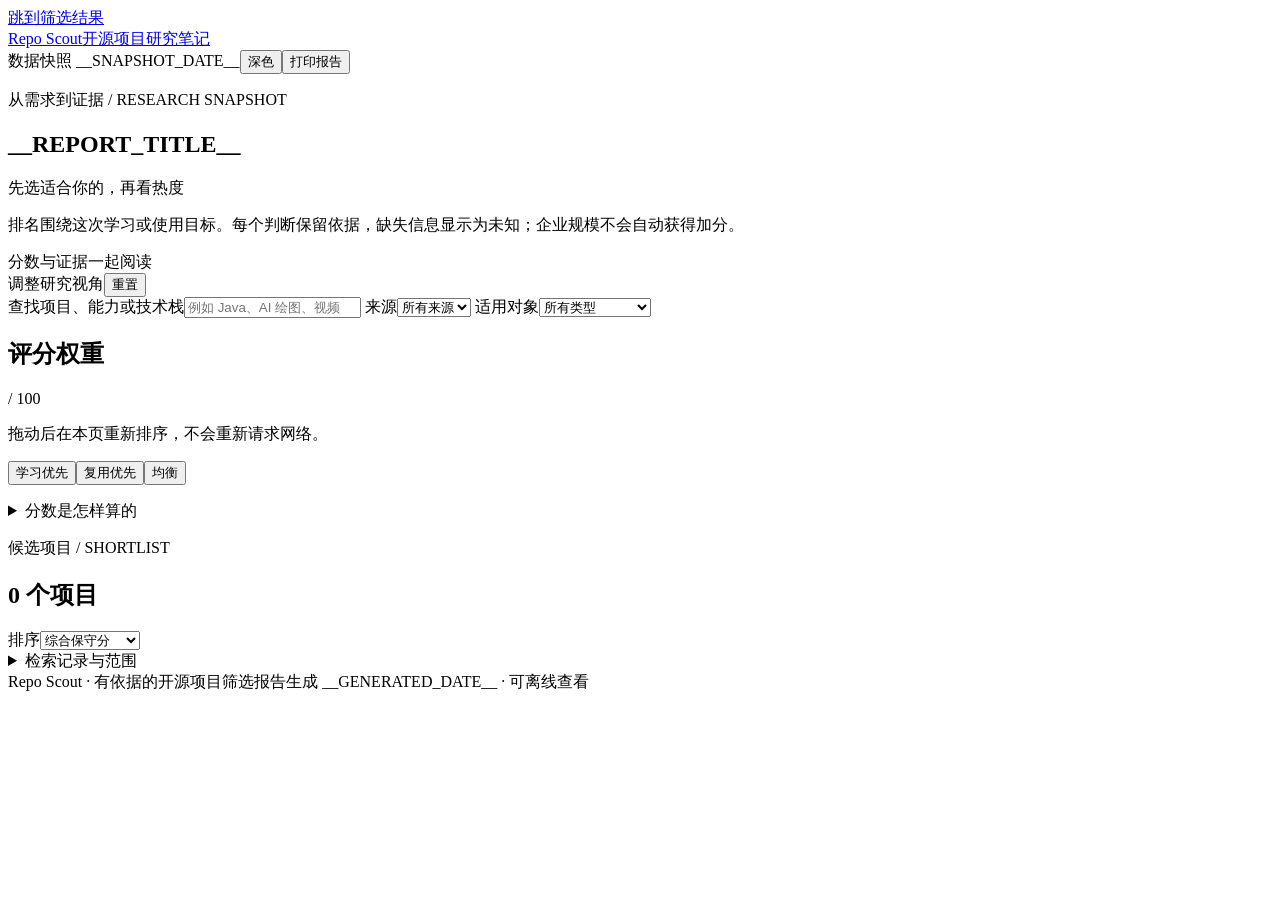
<file: skills/repo-scout/assets/report.html>
<!doctype html>
<html lang="zh-CN" data-theme="light">
<head>
  <meta charset="utf-8">
  <meta name="viewport" content="width=device-width,initial-scale=1">
  <meta name="color-scheme" content="light dark">
  <meta name="referrer" content="no-referrer">
  <meta http-equiv="Content-Security-Policy" content="default-src 'none'; script-src 'unsafe-inline'; style-src 'unsafe-inline'; img-src data:; font-src 'none'; connect-src 'none'; base-uri 'none'; form-action 'none'">
  <title>__REPORT_TITLE__ · Repo Scout</title>
  <style>__REPORT_STYLE__</style>
</head>
<body>
  <a class="skip-link" href="#results">跳到筛选结果</a>
  <div class="page-shell">
    <header class="topbar">
      <a class="wordmark" href="#top" aria-label="Repo Scout 首页"><span class="scout-mark" aria-hidden="true"><i></i><i></i><i></i></span>Repo Scout<span class="edition">开源项目研究笔记</span></a>
      <div class="top-actions"><span class="snapshot" id="snapshotDate">数据快照 __SNAPSHOT_DATE__</span><button class="button quiet" id="themeButton" type="button" aria-label="切换深色主题">深色</button><button class="button quiet" id="printButton" type="button">打印报告</button></div>
    </header>
    <main id="top">
      <section class="brief" aria-labelledby="reportTitle">
        <div class="brief-copy"><p class="eyebrow">从需求到证据 / RESEARCH SNAPSHOT</p><h1 id="reportTitle">__REPORT_TITLE__</h1><p class="brief-goal" id="profileGoal"></p><div class="brief-tags" id="profileTags"></div><section class="profile-constraints" id="profileConstraints" aria-label="本次使用约束" hidden></section></div>
        <aside class="reading-note"><p class="note-label">先选适合你的，再看热度</p><p>排名围绕这次学习或使用目标。每个判断保留依据，缺失信息显示为未知；企业规模不会自动获得加分。</p><div class="note-bottom"><span class="evidence-key"></span><span>分数与证据一起阅读</span></div></aside>
      </section>
      <div class="research-summary" id="researchSummary" aria-live="polite"></div>
      <div class="workspace">
        <aside class="control-panel" aria-label="筛选和评分设置">
          <div class="panel-heading"><span class="eyebrow">调整研究视角</span><button id="resetButton" class="text-button" type="button">重置</button></div>
          <label class="field-label" for="searchInput">查找项目、能力或技术栈</label><input id="searchInput" type="search" placeholder="例如 Java、AI 绘图、视频" autocomplete="off">
          <label class="field-label" for="providerFilter">来源</label><select id="providerFilter"><option value="">所有来源</option></select>
          <label class="field-label" for="audienceFilter">适用对象</label><select id="audienceFilter"><option value="">所有类型</option><option value="individual">个人学习 / 使用</option><option value="team">团队协作</option><option value="enterprise">企业方向</option><option value="unknown">尚未确认</option></select>
          <div class="weight-title"><h2>评分权重</h2><span>/ 100</span></div>
          <p class="control-help">拖动后在本页重新排序，不会重新请求网络。</p>
          <div class="preset-row" aria-label="权重预设"><button class="preset" data-preset="learning" type="button">学习优先</button><button class="preset" data-preset="reuse" type="button">复用优先</button><button class="preset" data-preset="balanced" type="button">均衡</button></div>
          <div id="weightControls"></div><p id="weightStatus" class="weight-status" aria-live="polite"></p>
          <details class="method-note"><summary>分数是怎样算的</summary><p>每项判断为 0–5 分，再按权重计算。保守分只累计已有判断；未知项构成上界，不会被描述为零分。排序优先使用保守分，再看证据覆盖度。</p><p>“结构信号”只代表目录或文件存在。“源码核验”代表阅读证据，仍不代表实际运行或生产验收。</p><p id="methodologyText"></p></details>
        </aside>
        <section class="results-panel" aria-labelledby="resultHeading">
          <div class="result-toolbar"><div><p class="eyebrow">候选项目 / SHORTLIST</p><h2 id="resultHeading"><span id="resultCount" role="status" aria-live="polite">0</span> 个项目</h2></div><div class="sort-control"><label for="sortSelect">排序</label><select id="sortSelect"><option value="score">综合保守分</option><option value="stars">Star 数</option><option value="updated">最近代码提交</option></select></div></div>
          <div class="rail-legend" id="railLegend" aria-label="分数颜色图例"></div>
          <div id="results" class="results-list" aria-live="polite"></div>
          <div id="emptyState" class="empty-state" hidden><span class="empty-symbol" aria-hidden="true">⌕</span><h3>没有匹配的候选项目</h3><p>试试缩短关键词，或将来源与适用对象恢复为“所有”。</p><button class="button" id="emptyReset" type="button">清除筛选</button></div>
          <details class="source-log"><summary id="sourceLogTitle">检索记录与范围</summary><p class="scope-copy">这是一次有边界的检索快照，并不代表覆盖平台上的所有开源项目。明确提供的候选会与检索命中分别标注；失败的来源会明确保留。</p><dl class="facts report-dates"><dt>数据快照</dt><dd id="retrievedDate">__SNAPSHOT_DATE__</dd><dt>仓库核查</dt><dd id="inspectedDate">__INSPECTED_DATE__</dd><dt>报告生成</dt><dd id="generatedDate">__GENERATED_DATE__</dd></dl><div id="sourceLog"></div></details>
        </section>
      </div>
    </main>
    <footer class="report-footer"><span>Repo Scout · 有依据的开源项目筛选</span><span>报告生成 __GENERATED_DATE__ · 可离线查看</span></footer>
  </div>
  <aside id="compareDock" class="compare-dock" aria-label="已选对比项目" hidden><div><strong id="compareCount" role="status" aria-live="polite">0 个项目</strong><span id="compareNames"></span></div><button class="text-button" id="clearCompare" type="button">清空</button><button class="button" id="compareButton" type="button">并排对比</button></aside>
  <dialog id="compareDialog" aria-labelledby="compareTitle"><div class="dialog-heading"><div><p class="eyebrow">同一把尺子 / SIDE BY SIDE</p><h2 id="compareTitle">项目对比</h2></div><button class="button quiet" id="closeCompare" type="button" aria-label="关闭对比">关闭 ×</button></div><p class="compare-hint">横向对照相同维度；未知项需要进一步核查。</p><div id="compareContent" class="comparison-scroll" tabindex="0" role="region" aria-label="可横向滚动的项目对比表"></div></dialog>
  <div id="toast" class="toast" role="status" hidden></div>
  <noscript><p class="no-script">此报告需要 JavaScript 才能显示交互对比。原始数据保存在随附的 report.json 中。</p></noscript>
  <script id="report-data" type="application/json">__REPORT_DATA__</script>
  <script>__REPORT_SCRIPT__</script>
</body>
</html>
</file>
